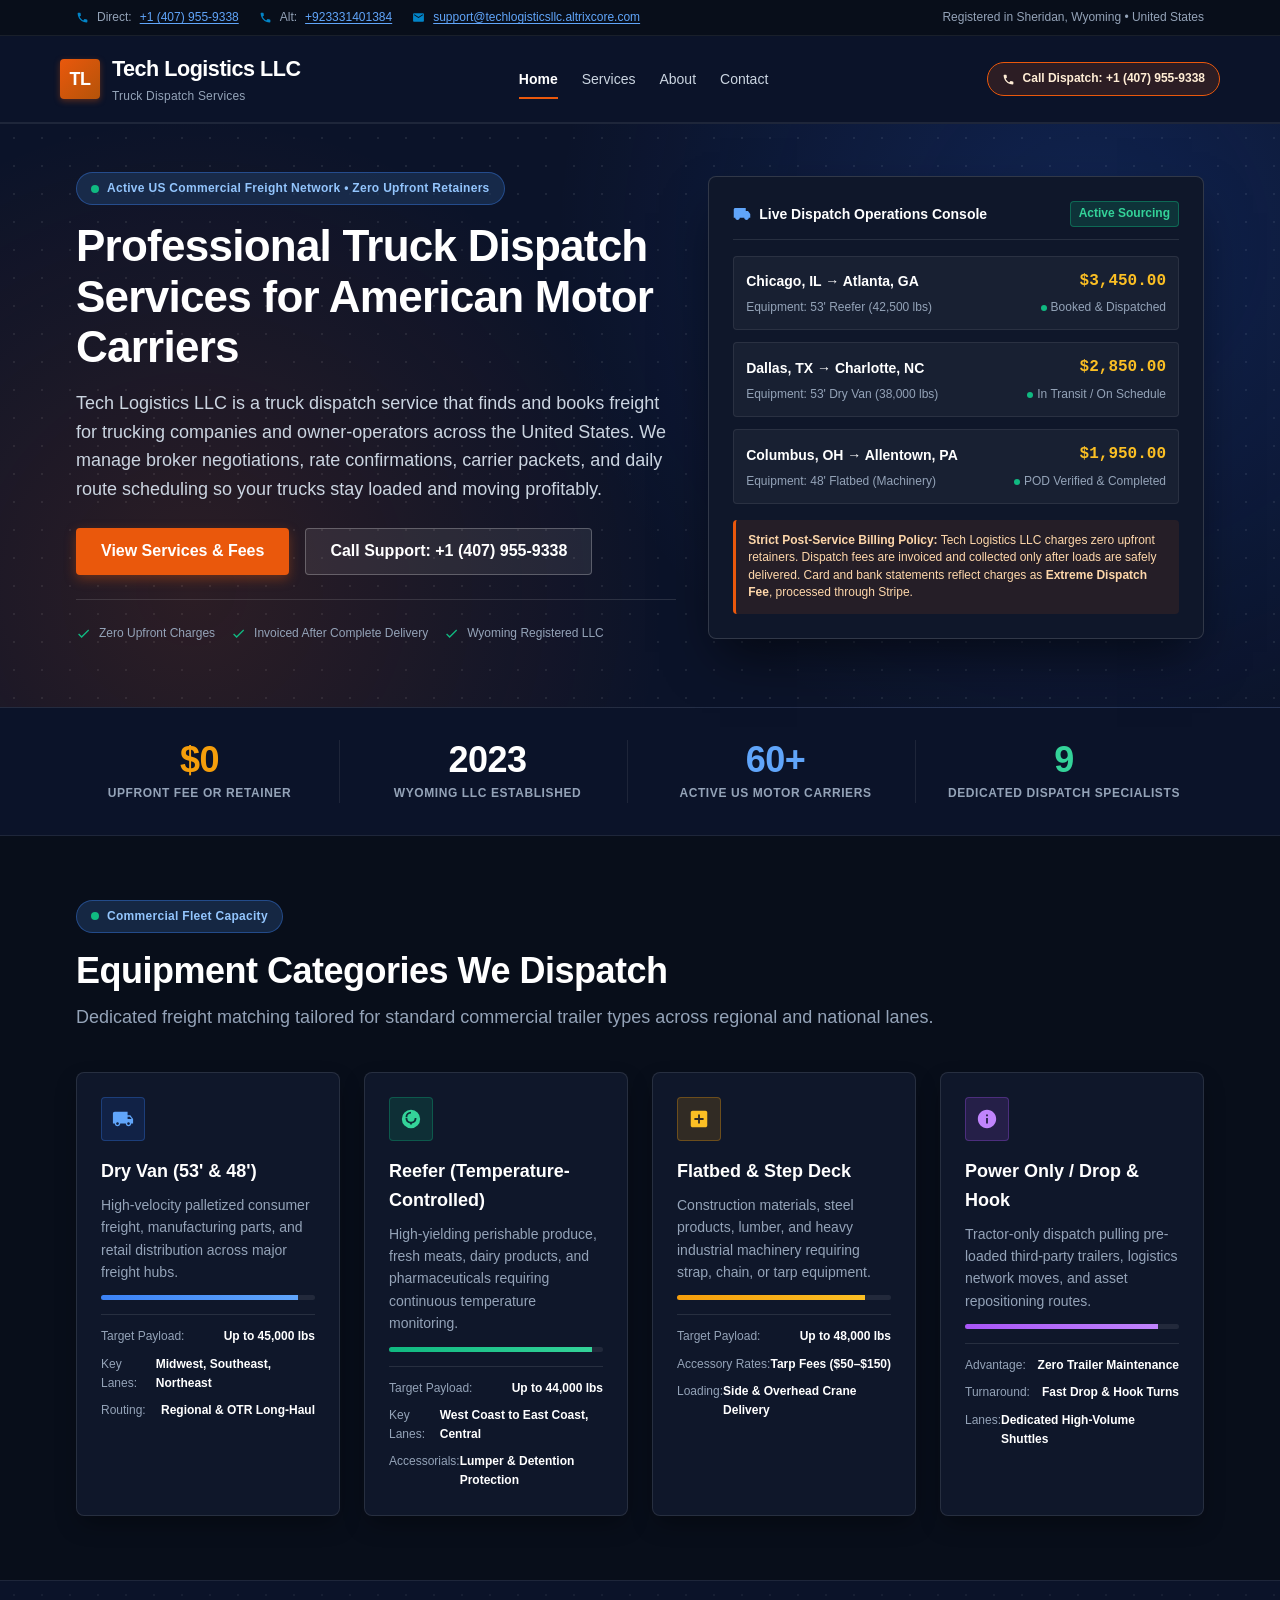
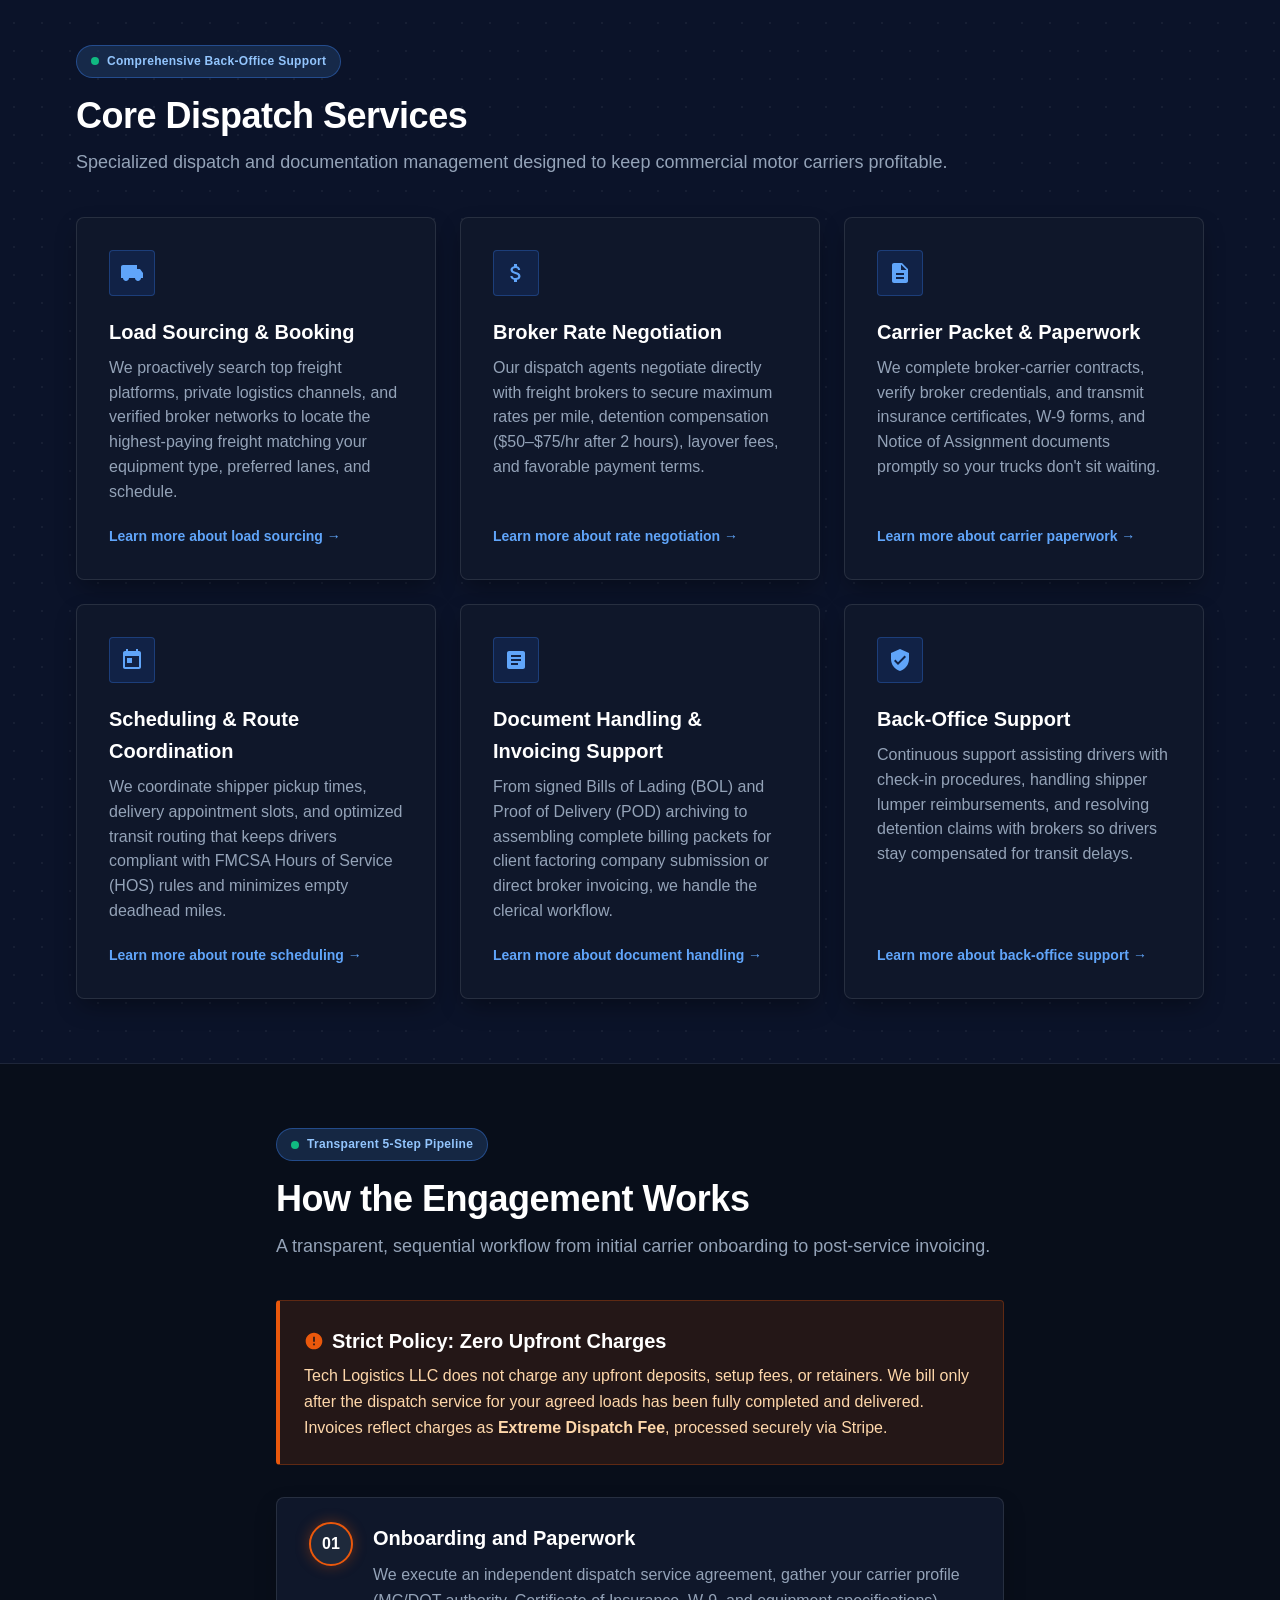
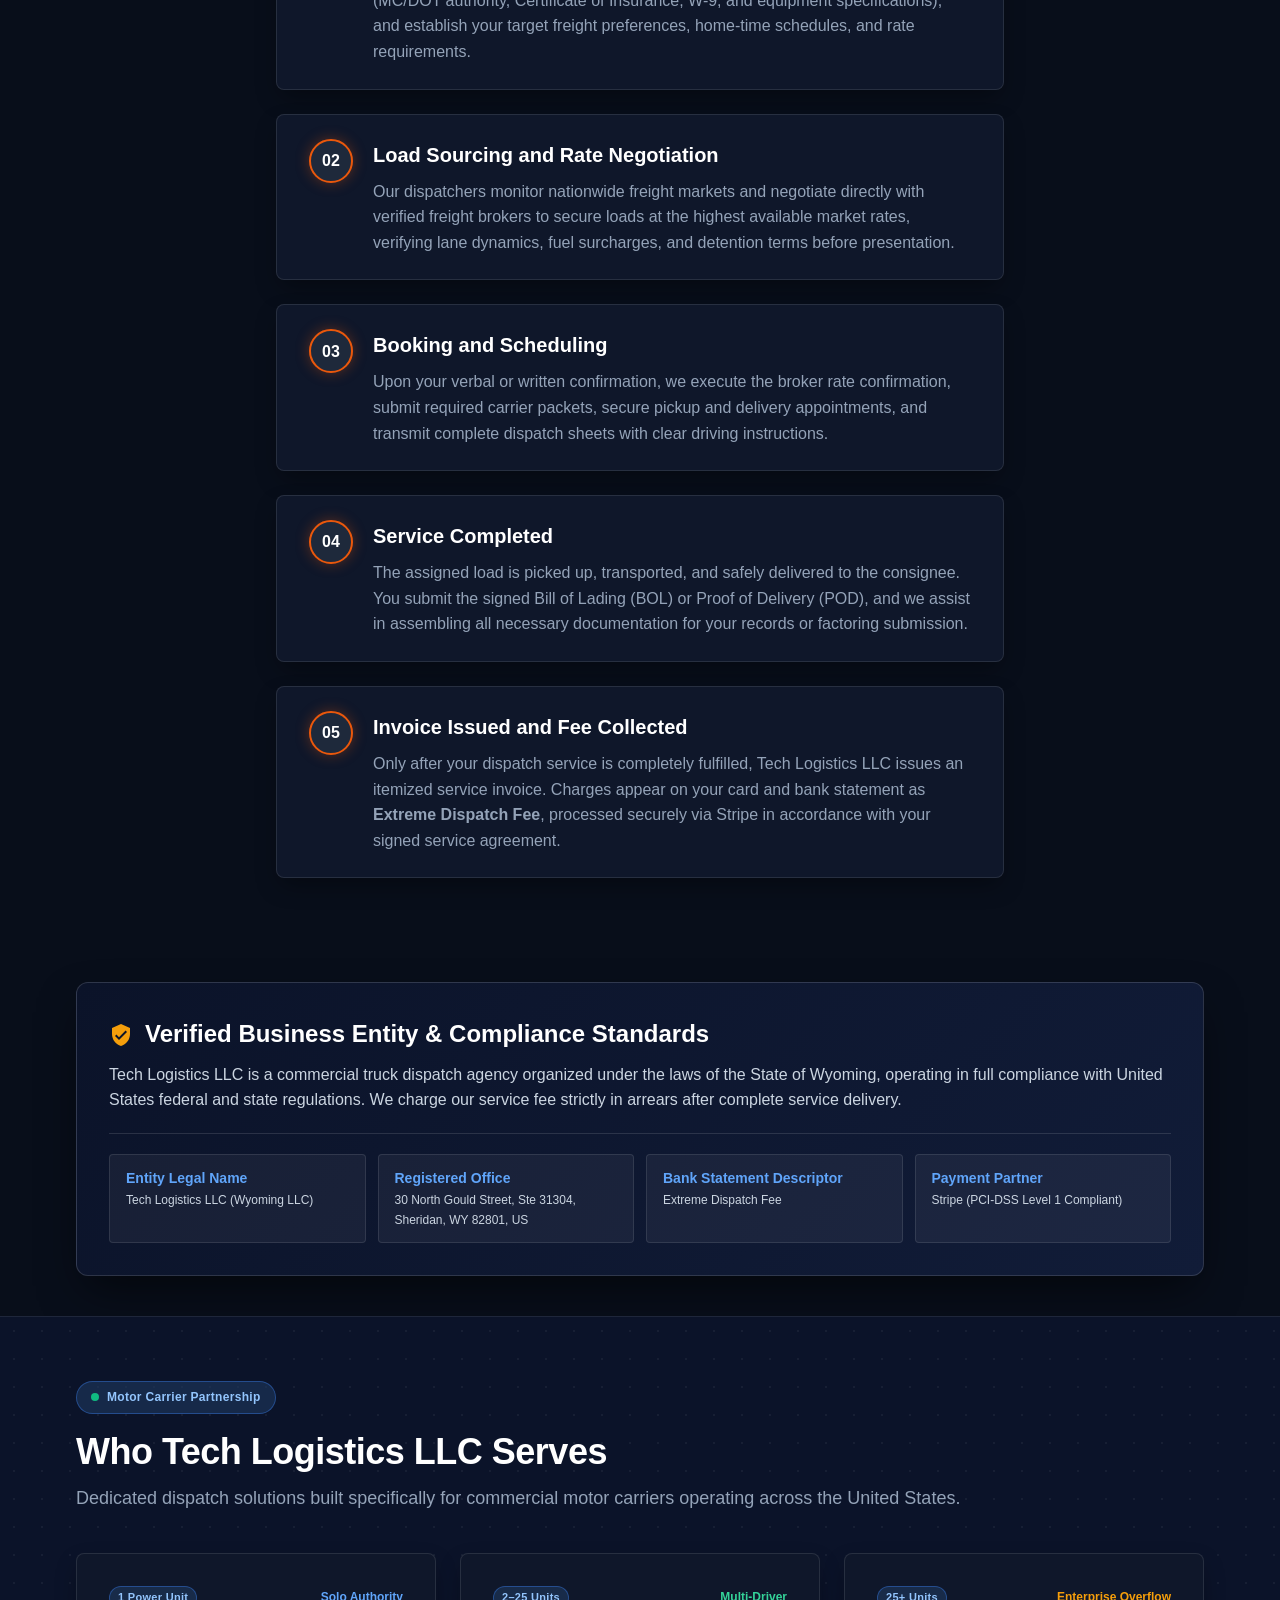
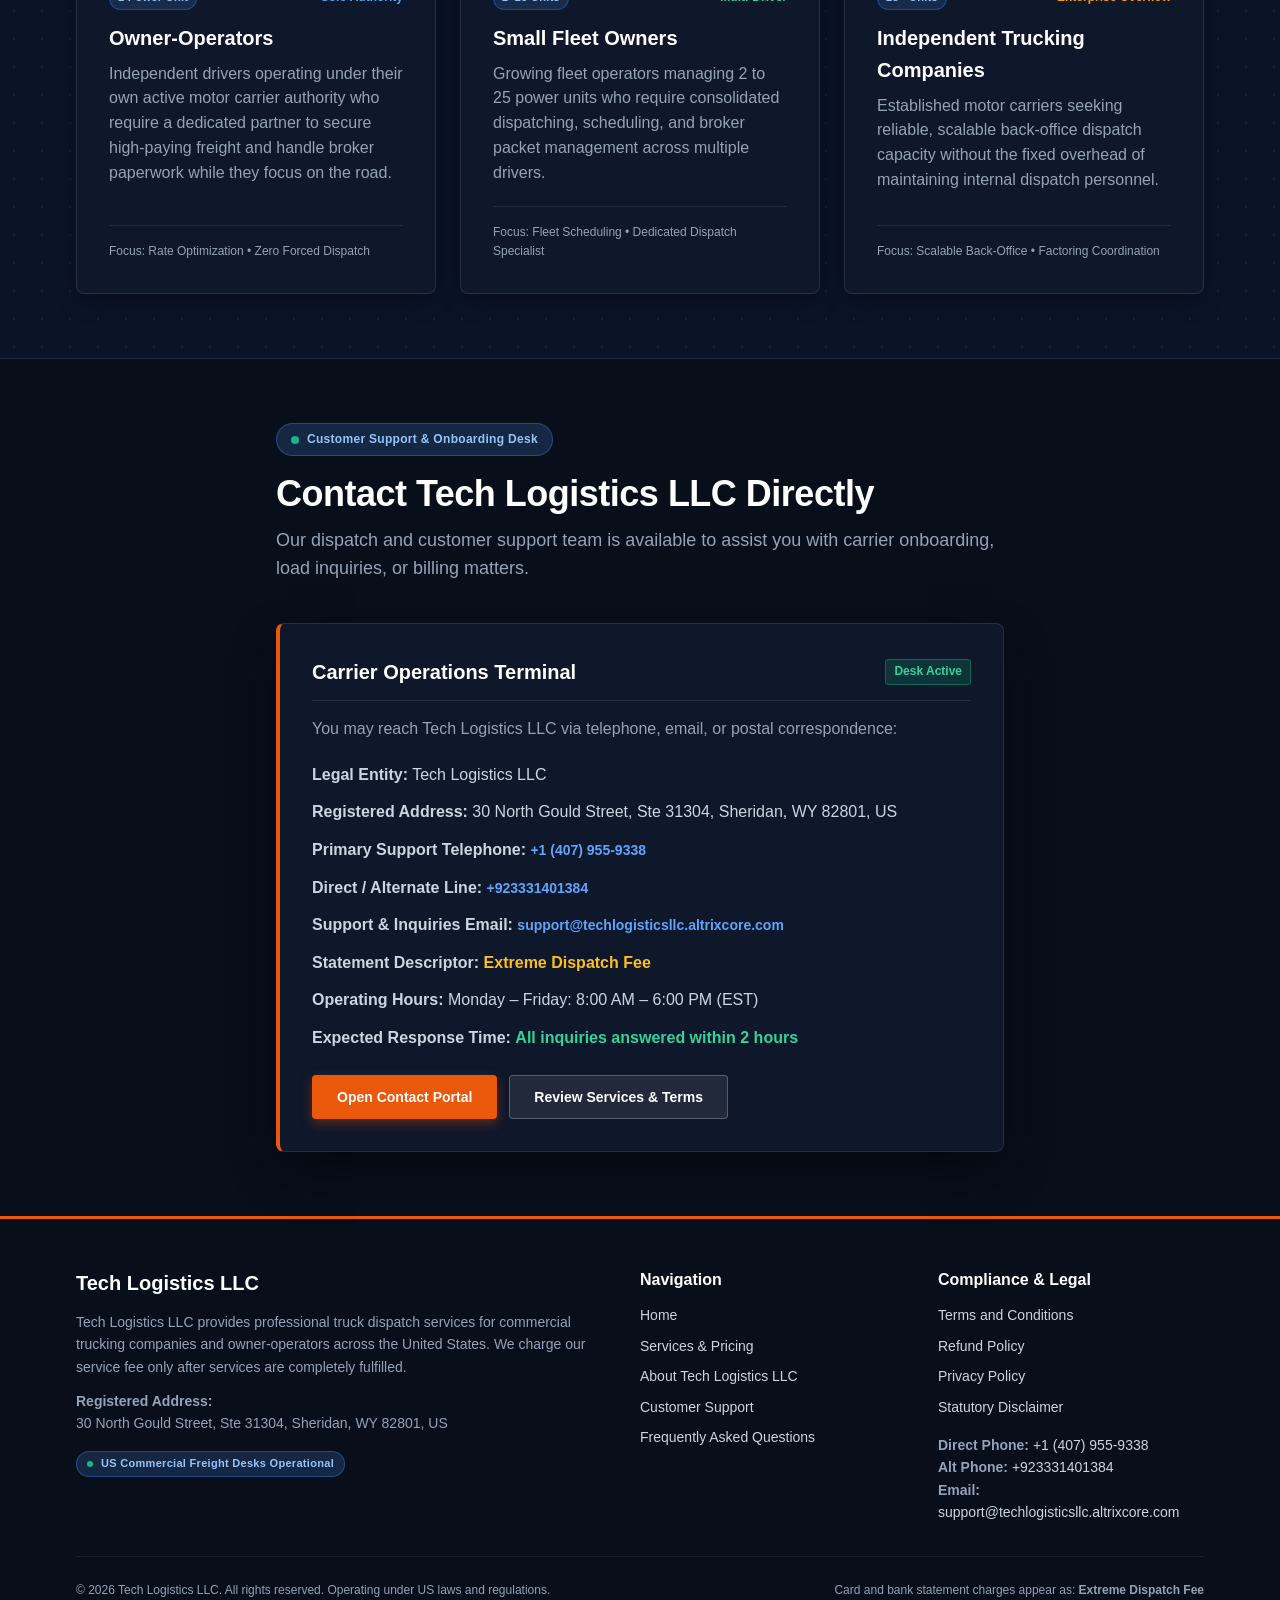
<file: index.html>
<!DOCTYPE html>
<html lang="en">
<head>
  <meta charset="UTF-8">
  <meta name="viewport" content="width=device-width, initial-scale=1.0">
  <title>Tech Logistics LLC | Truck Dispatch Services for US Carriers</title>
  <meta name="description" content="Tech Logistics LLC provides professional truck dispatch services for trucking companies and owner-operators across the United States with no upfront charges.">
  <link rel="icon" type="image/svg+xml" href="favicon.svg">
  <link rel="stylesheet" href="styles.css?v=3.1">
  
  <!-- JSON-LD LocalBusiness Structured Data for Compliance & Search Verification -->
  <script type="application/ld+json">
  {
    "@context": "https://schema.org",
    "@type": "LocalBusiness",
    "name": "Tech Logistics LLC",
    "image": "https://techlogisticsllc.altrixcore.com/favicon.svg",
    "telephone": "+1 (407) 955-9338",
    "email": "support@techlogisticsllc.altrixcore.com",
    "address": {
      "@type": "PostalAddress",
      "streetAddress": "30 North Gould Street, Ste 31304",
      "addressLocality": "Sheridan",
      "addressRegion": "WY",
      "postalCode": "82801",
      "addressCountry": "US"
    },
    "description": "Tech Logistics LLC provides comprehensive truck dispatch services for trucking companies and owner-operators across the United States. Fees are invoiced only after complete service delivery under the descriptor Extreme Dispatch Fee.",
    "url": "https://techlogisticsllc.altrixcore.com/",
    "paymentAccepted": "Stripe, Credit Card, Debit Card, ACH",
    "currenciesAccepted": "USD",
    "openingHours": "Mo-Fr 08:00-18:00",
    "areaServed": {
      "@type": "Country",
      "name": "United States"
    }
  }
  </script>
</head>
<body>

  <!-- Top Contact Bar -->
  <aside class="header-top-bar" aria-label="Quick contact information">
    <div class="container header-top-inner">
      <div class="header-contact-items">
        <span class="header-contact-item">
          <svg viewBox="0 0 24 24" aria-hidden="true"><path d="M6.62 10.79c1.44 2.83 3.76 5.14 6.59 6.59l2.2-2.2c.27-.27.67-.36 1.02-.24 1.12.37 2.33.57 3.57.57.55 0 1 .45 1 1V20c0 .55-.45 1-1 1-9.39 0-17-7.61-17-17 0-.55.45-1 1-1h3.5c.55 0 1 .45 1 1 0 1.25.2 2.45.57 3.57.11.35.03.74-.25 1.02l-2.2 2.2z"/></svg>
          Direct: <a href="tel:+14079559338">+1 (407) 955-9338</a>
        </span>
        <span class="header-contact-item">
          <svg viewBox="0 0 24 24" aria-hidden="true"><path d="M6.62 10.79c1.44 2.83 3.76 5.14 6.59 6.59l2.2-2.2c.27-.27.67-.36 1.02-.24 1.12.37 2.33.57 3.57.57.55 0 1 .45 1 1V20c0 .55-.45 1-1 1-9.39 0-17-7.61-17-17 0-.55.45-1 1-1h3.5c.55 0 1 .45 1 1 0 1.25.2 2.45.57 3.57.11.35.03.74-.25 1.02l-2.2 2.2z"/></svg>
          Alt: <a href="tel:+923331401384">+923331401384</a>
        </span>
        <span class="header-contact-item">
          <svg viewBox="0 0 24 24" aria-hidden="true"><path d="M20 4H4c-1.1 0-1.99.9-1.99 2L2 18c0 1.1.9 2 2 2h16c1.1 0 2-.9 2-2V6c0-1.1-.9-2-2-2zm0 4l-8 5-8-5V6l8 5 8-5v2z"/></svg>
          <a href="mailto:support@techlogisticsllc.altrixcore.com">support@techlogisticsllc.altrixcore.com</a>
        </span>
      </div>
      <div>
        <span>Registered in Sheridan, Wyoming &bull; United States</span>
      </div>
    </div>
  </aside>

  <!-- Main Header -->
  <header class="site-header">
    <div class="container header-main-inner">
      <a href="index.html" class="logo-area" aria-label="Tech Logistics LLC Home">
        <div class="logo-mark" aria-hidden="true">TL</div>
        <div>
          <span class="logo-text">Tech Logistics LLC</span>
          <span class="logo-subtitle">Truck Dispatch Services</span>
        </div>
      </a>

      <button type="button" class="nav-toggle" aria-expanded="false" aria-controls="primaryNav" aria-label="Toggle navigation menu">
        <svg viewBox="0 0 24 24" aria-hidden="true"><path d="M3 18h18v-2H3v2zm0-5h18v-2H3v2zm0-7v2h18V6H3z"/></svg>
        <span>Menu</span>
      </button>

      <nav class="primary-nav" id="primaryNav" aria-label="Main Navigation">
        <ul>
          <li><a href="index.html" aria-current="page">Home</a></li>
          <li><a href="services.html">Services</a></li>
          <li><a href="about.html">About</a></li>
          <li><a href="contact.html">Contact</a></li>
        </ul>
      </nav>

      <a href="tel:+14079559338" class="header-cta-btn">
        <svg style="width: 13px; height: 13px; fill: currentColor;" viewBox="0 0 24 24"><path d="M6.62 10.79c1.44 2.83 3.76 5.14 6.59 6.59l2.2-2.2c.27-.27.67-.36 1.02-.24 1.12.37 2.33.57 3.57.57.55 0 1 .45 1 1V20c0 .55-.45 1-1 1-9.39 0-17-7.61-17-17 0-.55.45-1 1-1h3.5c.55 0 1 .45 1 1 0 1.25.2 2.45.57 3.57.11.35.03.74-.25 1.02l-2.2 2.2z"/></svg>
        <span>Call Dispatch: +1 (407) 955-9338</span>
      </a>
    </div>
  </header>

  <main id="mainContent">
    <!-- Enterprise Logistics Hero Section -->
    <section class="hero-enterprise" aria-labelledby="heroHeading">
      <div class="container">
        <div class="hero-grid">
          
          <!-- Hero Copy -->
          <div>
            <div class="live-pill-badge">
              <span class="pulse-radar" aria-hidden="true"></span>
              <span>Active US Commercial Freight Network &bull; Zero Upfront Retainers</span>
            </div>

            <h1 id="heroHeading" class="hero-enterprise-title">Professional Truck Dispatch Services for American Motor Carriers</h1>
            
            <p class="hero-enterprise-lead">
              Tech Logistics LLC is a truck dispatch service that finds and books freight for trucking companies and owner-operators across the United States. We manage broker negotiations, rate confirmations, carrier packets, and daily route scheduling so your trucks stay loaded and moving profitably.
            </p>

            <div class="hero-actions-row">
              <a href="services.html" class="btn btn-primary">View Services &amp; Fees</a>
              <a href="tel:+14079559338" class="btn btn-outline-white">Call Support: +1 (407) 955-9338</a>
            </div>

            <div class="hero-trust-bullets">
              <div class="trust-bullet-item">
                <svg viewBox="0 0 24 24" aria-hidden="true"><path d="M9 16.17L4.83 12l-1.42 1.41L9 19 21 7l-1.41-1.41z"/></svg>
                <span>Zero Upfront Charges</span>
              </div>
              <div class="trust-bullet-item">
                <svg viewBox="0 0 24 24" aria-hidden="true"><path d="M9 16.17L4.83 12l-1.42 1.41L9 19 21 7l-1.41-1.41z"/></svg>
                <span>Invoiced After Complete Delivery</span>
              </div>
              <div class="trust-bullet-item">
                <svg viewBox="0 0 24 24" aria-hidden="true"><path d="M9 16.17L4.83 12l-1.42 1.41L9 19 21 7l-1.41-1.41z"/></svg>
                <span>Wyoming Registered LLC</span>
              </div>
            </div>
          </div>

          <!-- Live Carrier Dispatch Console Showcase -->
          <div>
            <div class="console-card" role="region" aria-label="Live Dispatch Operations Console">
              <div class="console-top">
                <div class="console-title-wrap">
                  <svg style="width: 18px; height: 18px; fill: #60a5fa;" viewBox="0 0 24 24"><path d="M20 8h-3V4H3c-1.1 0-2 .9-2 2v11h2c0 1.66 1.34 3 3 3s3-1.34 3-3h6c0 1.66 1.34 3 3 3s3-1.34 3-3h2v-5l-3-4z"/></svg>
                  <span>Live Dispatch Operations Console</span>
                </div>
                <span class="console-badge-active">Active Sourcing</span>
              </div>

              <!-- Load Item 1 -->
              <div class="load-item-box">
                <div class="load-item-lane">
                  <span>Chicago, IL &rarr; Atlanta, GA</span>
                  <span class="load-rate-tag">$3,450.00</span>
                </div>
                <div class="load-meta-row">
                  <span>Equipment: 53' Reefer (42,500 lbs)</span>
                  <span><span class="load-status-dot"></span>Booked &amp; Dispatched</span>
                </div>
              </div>

              <!-- Load Item 2 -->
              <div class="load-item-box">
                <div class="load-item-lane">
                  <span>Dallas, TX &rarr; Charlotte, NC</span>
                  <span class="load-rate-tag">$2,850.00</span>
                </div>
                <div class="load-meta-row">
                  <span>Equipment: 53' Dry Van (38,000 lbs)</span>
                  <span><span class="load-status-dot"></span>In Transit / On Schedule</span>
                </div>
              </div>

              <!-- Load Item 3 -->
              <div class="load-item-box">
                <div class="load-item-lane">
                  <span>Columbus, OH &rarr; Allentown, PA</span>
                  <span class="load-rate-tag">$1,950.00</span>
                </div>
                <div class="load-meta-row">
                  <span>Equipment: 48' Flatbed (Machinery)</span>
                  <span><span class="load-status-dot"></span>POD Verified &amp; Completed</span>
                </div>
              </div>

              <div class="console-footer-note">
                <strong>Strict Post-Service Billing Policy:</strong> Tech Logistics LLC charges zero upfront retainers. Dispatch fees are invoiced and collected only after loads are safely delivered. Card and bank statements reflect charges as <strong>Extreme Dispatch Fee</strong>, processed through Stripe.
              </div>
            </div>
          </div>

        </div>
      </div>
    </section>

    <!-- Metrics Ribbon -->
    <section class="stats-ribbon" aria-label="Company Performance Statistics">
      <div class="container">
        <div class="stats-ribbon-grid">
          <div class="stat-item">
            <div class="stat-value stat-value-accent">$0</div>
            <div class="stat-label">Upfront Fee or Retainer</div>
          </div>
          <div class="stat-item">
            <div class="stat-value">2023</div>
            <div class="stat-label">Wyoming LLC Established</div>
          </div>
          <div class="stat-item">
            <div class="stat-value stat-value-blue">60+</div>
            <div class="stat-label">Active US Motor Carriers</div>
          </div>
          <div class="stat-item">
            <div class="stat-value" style="color: #34d399;">9</div>
            <div class="stat-label">Dedicated Dispatch Specialists</div>
          </div>
        </div>
      </div>
    </section>

    <!-- Equipment Categories We Dispatch -->
    <section class="section">
      <div class="container">
        <div class="section-header">
          <div class="live-pill-badge">
            <span class="pulse-radar" aria-hidden="true"></span>
            <span>Commercial Fleet Capacity</span>
          </div>
          <h2 class="section-title">Equipment Categories We Dispatch</h2>
          <p class="section-subtitle">Dedicated freight matching tailored for standard commercial trailer types across regional and national lanes.</p>
        </div>

        <div class="equipment-grid">
          <!-- Dry Van -->
          <article class="equipment-card">
            <div class="equipment-icon-wrap" aria-hidden="true" style="background: rgba(37, 99, 235, 0.15); color: #60a5fa; border: 1px solid rgba(59, 130, 246, 0.3);">
              <svg viewBox="0 0 24 24"><path d="M20 8h-3V4H3c-1.1 0-2 .9-2 2v11h2c0 1.66 1.34 3 3 3s3-1.34 3-3h6c0 1.66 1.34 3 3 3s3-1.34 3-3h2v-5l-3-4zM6 18.5c-.83 0-1.5-.67-1.5-1.5s.67-1.5 1.5-1.5 1.5.67 1.5 1.5-.67 1.5-1.5 1.5zm13.5-9l1.96 2.5H17V9.5h2.5zm-1.5 9c-.83 0-1.5-.67-1.5-1.5s.67-1.5 1.5-1.5 1.5.67 1.5 1.5-.67 1.5-1.5 1.5z"/></svg>
            </div>
            <h3 class="equipment-title">Dry Van (53' &amp; 48')</h3>
            <p style="color: #94a3b8; font-size: var(--font-size-sm); margin-bottom: var(--space-3);">
              High-velocity palletized consumer freight, manufacturing parts, and retail distribution across major freight hubs.
            </p>
            <div style="background: rgba(255, 255, 255, 0.08); border-radius: 9999px; height: 5px; margin: 10px 0 14px 0; overflow: hidden;">
              <div style="background: linear-gradient(90deg, #3b82f6, #60a5fa); width: 92%; height: 100%;"></div>
            </div>
            <ul class="equipment-spec-list">
              <li><span>Target Payload:</span> <strong>Up to 45,000 lbs</strong></li>
              <li><span>Key Lanes:</span> <strong>Midwest, Southeast, Northeast</strong></li>
              <li><span>Routing:</span> <strong>Regional &amp; OTR Long-Haul</strong></li>
            </ul>
          </article>

          <!-- Reefer -->
          <article class="equipment-card">
            <div class="equipment-icon-wrap" aria-hidden="true" style="background: rgba(16, 185, 129, 0.15); color: #34d399; border: 1px solid rgba(16, 185, 129, 0.3);">
              <svg viewBox="0 0 24 24"><path d="M12 2a10 10 0 100 20 10 10 0 000-20zm1 14.93V18h-2v-1.07A6.002 6.002 0 016 11h2a4 4 0 004 4 4 4 0 004-4h2a6.002 6.002 0 01-5 5.93zM12 6a4 4 0 00-4 4H6a6 6 0 016-6v2z"/></svg>
            </div>
            <h3 class="equipment-title">Reefer (Temperature-Controlled)</h3>
            <p style="color: #94a3b8; font-size: var(--font-size-sm); margin-bottom: var(--space-3);">
              High-yielding perishable produce, fresh meats, dairy products, and pharmaceuticals requiring continuous temperature monitoring.
            </p>
            <div style="background: rgba(255, 255, 255, 0.08); border-radius: 9999px; height: 5px; margin: 10px 0 14px 0; overflow: hidden;">
              <div style="background: linear-gradient(90deg, #10b981, #34d399); width: 95%; height: 100%;"></div>
            </div>
            <ul class="equipment-spec-list">
              <li><span>Target Payload:</span> <strong>Up to 44,000 lbs</strong></li>
              <li><span>Key Lanes:</span> <strong>West Coast to East Coast, Central</strong></li>
              <li><span>Accessorials:</span> <strong>Lumper &amp; Detention Protection</strong></li>
            </ul>
          </article>

          <!-- Flatbed & Step Deck -->
          <article class="equipment-card">
            <div class="equipment-icon-wrap" aria-hidden="true" style="background: rgba(245, 158, 11, 0.15); color: #fbbf24; border: 1px solid rgba(245, 158, 11, 0.3);">
              <svg viewBox="0 0 24 24"><path d="M19 3H5c-1.1 0-2 .9-2 2v14c0 1.1.9 2 2 2h14c1.1 0 2-.9 2-2V5c0-1.1-.9-2-2-2zm-2 10h-4v4h-2v-4H7v-2h4V7h2v4h4v2z"/></svg>
            </div>
            <h3 class="equipment-title">Flatbed &amp; Step Deck</h3>
            <p style="color: #94a3b8; font-size: var(--font-size-sm); margin-bottom: var(--space-3);">
              Construction materials, steel products, lumber, and heavy industrial machinery requiring strap, chain, or tarp equipment.
            </p>
            <div style="background: rgba(255, 255, 255, 0.08); border-radius: 9999px; height: 5px; margin: 10px 0 14px 0; overflow: hidden;">
              <div style="background: linear-gradient(90deg, #f59e0b, #fbbf24); width: 88%; height: 100%;"></div>
            </div>
            <ul class="equipment-spec-list">
              <li><span>Target Payload:</span> <strong>Up to 48,000 lbs</strong></li>
              <li><span>Accessory Rates:</span> <strong>Tarp Fees ($50–$150)</strong></li>
              <li><span>Loading:</span> <strong>Side &amp; Overhead Crane Delivery</strong></li>
            </ul>
          </article>

          <!-- Power Only -->
          <article class="equipment-card">
            <div class="equipment-icon-wrap" aria-hidden="true" style="background: rgba(168, 85, 247, 0.15); color: #c084fc; border: 1px solid rgba(168, 85, 247, 0.3);">
              <svg viewBox="0 0 24 24"><path d="M12 2C6.48 2 2 6.48 2 12s4.48 10 10 10 10-4.48 10-10S17.52 2 12 2zm1 15h-2v-6h2v6zm0-8h-2V7h2v2z"/></svg>
            </div>
            <h3 class="equipment-title">Power Only / Drop &amp; Hook</h3>
            <p style="color: #94a3b8; font-size: var(--font-size-sm); margin-bottom: var(--space-3);">
              Tractor-only dispatch pulling pre-loaded third-party trailers, logistics network moves, and asset repositioning routes.
            </p>
            <div style="background: rgba(255, 255, 255, 0.08); border-radius: 9999px; height: 5px; margin: 10px 0 14px 0; overflow: hidden;">
              <div style="background: linear-gradient(90deg, #a855f7, #c084fc); width: 90%; height: 100%;"></div>
            </div>
            <ul class="equipment-spec-list">
              <li><span>Advantage:</span> <strong>Zero Trailer Maintenance</strong></li>
              <li><span>Turnaround:</span> <strong>Fast Drop &amp; Hook Turns</strong></li>
              <li><span>Lanes:</span> <strong>Dedicated High-Volume Shuttles</strong></li>
            </ul>
          </article>
        </div>
      </div>
    </section>

    <!-- Core Services Overview -->
    <section class="section section-alt" aria-labelledby="servicesHeading">
      <div class="container">
        <div class="section-header">
          <div class="live-pill-badge">
            <span class="pulse-radar" aria-hidden="true"></span>
            <span>Comprehensive Back-Office Support</span>
          </div>
          <h2 id="servicesHeading" class="section-title">Core Dispatch Services</h2>
          <p class="section-subtitle">Specialized dispatch and documentation management designed to keep commercial motor carriers profitable.</p>
        </div>

        <div class="services-grid">
          <article class="service-card">
            <div class="service-card-icon" aria-hidden="true">
              <svg viewBox="0 0 24 24"><path d="M20 8h-3V4H3c-1.1 0-2 .9-2 2v11h2c0 1.66 1.34 3 3 3s3-1.34 3-3h6c0 1.66 1.34 3 3 3s3-1.34 3-3h2v-5l-3-4z"/></svg>
            </div>
            <h3 class="service-card-title">Load Sourcing &amp; Booking</h3>
            <p class="service-card-desc">
              We proactively search top freight platforms, private logistics channels, and verified broker networks to locate the highest-paying freight matching your equipment type, preferred lanes, and schedule.
            </p>
            <a href="services.html#load-sourcing">Learn more about load sourcing &rarr;</a>
          </article>

          <article class="service-card">
            <div class="service-card-icon" aria-hidden="true">
              <svg viewBox="0 0 24 24"><path d="M11.8 10.9c-2.27-.59-3-1.2-3-2.15 0-1.09 1.01-1.85 2.7-1.85 1.78 0 2.44.85 2.5 2.1h2.21c-.07-1.72-1.12-3.3-3.21-3.81V3h-3v2.16c-1.94.42-3.5 1.68-3.5 3.61 0 2.31 1.91 3.46 4.7 4.13 2.5.6 3 1.48 3 2.41 0 .69-.49 1.79-2.7 1.79-2.06 0-2.87-.92-2.98-2.1h-2.2c.12 2.19 1.76 3.42 3.68 3.83V21h3v-2.15c1.95-.37 3.5-1.5 3.5-3.55 0-2.84-2.43-3.81-4.7-4.4z"/></svg>
            </div>
            <h3 class="service-card-title">Broker Rate Negotiation</h3>
            <p class="service-card-desc">
              Our dispatch agents negotiate directly with freight brokers to secure maximum rates per mile, detention compensation ($50–$75/hr after 2 hours), layover fees, and favorable payment terms.
            </p>
            <a href="services.html#broker-negotiation">Learn more about rate negotiation &rarr;</a>
          </article>

          <article class="service-card">
            <div class="service-card-icon" aria-hidden="true">
              <svg viewBox="0 0 24 24"><path d="M14 2H6c-1.1 0-1.99.9-1.99 2L4 20c0 1.1.89 2 1.99 2H18c1.1 0 2-.9 2-2V8l-6-6zm2 16H8v-2h8v2zm0-4H8v-2h8v2zm-3-5V3.5L18.5 9H13z"/></svg>
            </div>
            <h3 class="service-card-title">Carrier Packet &amp; Paperwork</h3>
            <p class="service-card-desc">
              We complete broker-carrier contracts, verify broker credentials, and transmit insurance certificates, W-9 forms, and Notice of Assignment documents promptly so your trucks don't sit waiting.
            </p>
            <a href="services.html#carrier-packets">Learn more about carrier paperwork &rarr;</a>
          </article>

          <article class="service-card">
            <div class="service-card-icon" aria-hidden="true">
              <svg viewBox="0 0 24 24"><path d="M19 3h-1V1h-2v2H8V1H6v2H5c-1.11 0-1.99.9-1.99 2L3 19c0 1.1.89 2 2 2h14c1.1 0 2-.9 2-2V5c0-1.1-.9-2-2-2zm0 16H5V8h14v11zM7 10h5v5H7z"/></svg>
            </div>
            <h3 class="service-card-title">Scheduling &amp; Route Coordination</h3>
            <p class="service-card-desc">
              We coordinate shipper pickup times, delivery appointment slots, and optimized transit routing that keeps drivers compliant with FMCSA Hours of Service (HOS) rules and minimizes empty deadhead miles.
            </p>
            <a href="services.html#scheduling">Learn more about route scheduling &rarr;</a>
          </article>

          <article class="service-card">
            <div class="service-card-icon" aria-hidden="true">
              <svg viewBox="0 0 24 24"><path d="M19 3H5c-1.1 0-2 .9-2 2v14c0 1.1.9 2 2 2h14c1.1 0 2-.9 2-2V5c0-1.1-.9-2-2-2zm-5 14H7v-2h7v2zm3-4H7v-2h10v2zm0-4H7V7h10v2z"/></svg>
            </div>
            <h3 class="service-card-title">Document Handling &amp; Invoicing Support</h3>
            <p class="service-card-desc">
              From signed Bills of Lading (BOL) and Proof of Delivery (POD) archiving to assembling complete billing packets for client factoring company submission or direct broker invoicing, we handle the clerical workflow.
            </p>
            <a href="services.html#invoicing">Learn more about document handling &rarr;</a>
          </article>

          <article class="service-card">
            <div class="service-card-icon" aria-hidden="true">
              <svg viewBox="0 0 24 24"><path d="M12 1L3 5v6c0 5.55 3.84 10.74 9 12 5.16-1.26 9-6.45 9-12V5l-9-4zm-2 16l-4-4 1.41-1.41L10 14.17l6.59-6.59L18 9l-8 8z"/></svg>
            </div>
            <h3 class="service-card-title">Back-Office Support</h3>
            <p class="service-card-desc">
              Continuous support assisting drivers with check-in procedures, handling shipper lumper reimbursements, and resolving detention claims with brokers so drivers stay compensated for transit delays.
            </p>
            <a href="services.html#back-office">Learn more about back-office support &rarr;</a>
          </article>
        </div>
      </div>
    </section>

    <!-- How the Engagement Works (Strict Sequence Pipeline) -->
    <section class="section" aria-labelledby="workflowHeading">
      <div class="container content-measure">
        <div class="section-header">
          <div class="live-pill-badge">
            <span class="pulse-radar" aria-hidden="true"></span>
            <span>Transparent 5-Step Pipeline</span>
          </div>
          <h2 id="workflowHeading" class="section-title">How the Engagement Works</h2>
          <p class="section-subtitle">A transparent, sequential workflow from initial carrier onboarding to post-service invoicing.</p>
        </div>

        <div class="notice-box notice-box-accent" style="margin-bottom: var(--space-8);">
          <div style="display: flex; align-items: center; gap: 8px; margin-bottom: 6px;">
            <svg style="width: 20px; height: 20px; fill: var(--color-brand-accent);" viewBox="0 0 24 24"><path d="M12 2C6.48 2 2 6.48 2 12s4.48 10 10 10 10-4.48 10-10S17.52 2 12 2zm1 15h-2v-2h2v2zm0-4h-2V7h2v6z"/></svg>
            <h3 style="margin-bottom: 0;">Strict Policy: Zero Upfront Charges</h3>
          </div>
          <p>
            Tech Logistics LLC does not charge any upfront deposits, setup fees, or retainers. We bill only after the dispatch service for your agreed loads has been fully completed and delivered. Invoices reflect charges as <strong>Extreme Dispatch Fee</strong>, processed securely via Stripe.
          </p>
        </div>

        <ol class="sequence-list">
          <li class="sequence-item">
            <div class="sequence-number" aria-hidden="true">01</div>
            <div class="sequence-content">
              <h3>Onboarding and Paperwork</h3>
              <p>
                We execute an independent dispatch service agreement, gather your carrier profile (MC/DOT authority, Certificate of Insurance, W-9, and equipment specifications), and establish your target freight preferences, home-time schedules, and rate requirements.
              </p>
            </div>
          </li>

          <li class="sequence-item">
            <div class="sequence-number" aria-hidden="true">02</div>
            <div class="sequence-content">
              <h3>Load Sourcing and Rate Negotiation</h3>
              <p>
                Our dispatchers monitor nationwide freight markets and negotiate directly with verified freight brokers to secure loads at the highest available market rates, verifying lane dynamics, fuel surcharges, and detention terms before presentation.
              </p>
            </div>
          </li>

          <li class="sequence-item">
            <div class="sequence-number" aria-hidden="true">03</div>
            <div class="sequence-content">
              <h3>Booking and Scheduling</h3>
              <p>
                Upon your verbal or written confirmation, we execute the broker rate confirmation, submit required carrier packets, secure pickup and delivery appointments, and transmit complete dispatch sheets with clear driving instructions.
              </p>
            </div>
          </li>

          <li class="sequence-item">
            <div class="sequence-number" aria-hidden="true">04</div>
            <div class="sequence-content">
              <h3>Service Completed</h3>
              <p>
                The assigned load is picked up, transported, and safely delivered to the consignee. You submit the signed Bill of Lading (BOL) or Proof of Delivery (POD), and we assist in assembling all necessary documentation for your records or factoring submission.
              </p>
            </div>
          </li>

          <li class="sequence-item">
            <div class="sequence-number" aria-hidden="true">05</div>
            <div class="sequence-content">
              <h3>Invoice Issued and Fee Collected</h3>
              <p>
                Only after your dispatch service is completely fulfilled, Tech Logistics LLC issues an itemized service invoice. Charges appear on your card and bank statement as <strong>Extreme Dispatch Fee</strong>, processed securely via Stripe in accordance with your signed service agreement.
              </p>
            </div>
          </li>
        </ol>
      </div>
    </section>

    <!-- Compliance & Financial Verification Spotlight -->
    <section class="container">
      <div class="compliance-spotlight-box">
        <h3>
          <svg viewBox="0 0 24 24"><path d="M12 1L3 5v6c0 5.55 3.84 10.74 9 12 5.16-1.26 9-6.45 9-12V5l-9-4zm-2 16l-4-4 1.41-1.41L10 14.17l6.59-6.59L18 9l-8 8z"/></svg>
          <span>Verified Business Entity &amp; Compliance Standards</span>
        </h3>
        <p>
          Tech Logistics LLC is a commercial truck dispatch agency organized under the laws of the State of Wyoming, operating in full compliance with United States federal and state regulations. We charge our service fee strictly in arrears after complete service delivery.
        </p>

        <div class="compliance-grid-badges">
          <div class="compliance-badge-item">
            <strong>Entity Legal Name</strong>
            Tech Logistics LLC (Wyoming LLC)
          </div>
          <div class="compliance-badge-item">
            <strong>Registered Office</strong>
            30 North Gould Street, Ste 31304, Sheridan, WY 82801, US
          </div>
          <div class="compliance-badge-item">
            <strong>Bank Statement Descriptor</strong>
            Extreme Dispatch Fee
          </div>
          <div class="compliance-badge-item">
            <strong>Payment Partner</strong>
            Stripe (PCI-DSS Level 1 Compliant)
          </div>
        </div>
      </div>
    </section>

    <!-- Who We Serve -->
    <section class="section section-alt" aria-labelledby="audienceHeading">
      <div class="container">
        <div class="section-header">
          <div class="live-pill-badge">
            <span class="pulse-radar" aria-hidden="true"></span>
            <span>Motor Carrier Partnership</span>
          </div>
          <h2 id="audienceHeading" class="section-title">Who Tech Logistics LLC Serves</h2>
          <p class="section-subtitle">Dedicated dispatch solutions built specifically for commercial motor carriers operating across the United States.</p>
        </div>

        <div class="services-grid">
          <article class="service-card">
            <div style="display: flex; align-items: center; justify-content: space-between; margin-bottom: var(--space-3);">
              <span class="live-pill-badge" style="margin-bottom: 0; font-size: 11px; padding: 2px 8px;">1 Power Unit</span>
              <span style="color: #60a5fa; font-size: var(--font-size-xs); font-weight: 700;">Solo Authority</span>
            </div>
            <h3 class="service-card-title">Owner-Operators</h3>
            <p class="service-card-desc">
              Independent drivers operating under their own active motor carrier authority who require a dedicated partner to secure high-paying freight and handle broker paperwork while they focus on the road.
            </p>
            <div style="margin-top: auto; padding-top: var(--space-4); border-top: 1px solid rgba(255, 255, 255, 0.08); font-size: var(--font-size-xs); color: #94a3b8;">
              <span>Focus: Rate Optimization &bull; Zero Forced Dispatch</span>
            </div>
          </article>

          <article class="service-card">
            <div style="display: flex; align-items: center; justify-content: space-between; margin-bottom: var(--space-3);">
              <span class="live-pill-badge" style="margin-bottom: 0; font-size: 11px; padding: 2px 8px;">2–25 Units</span>
              <span style="color: #34d399; font-size: var(--font-size-xs); font-weight: 700;">Multi-Driver</span>
            </div>
            <h3 class="service-card-title">Small Fleet Owners</h3>
            <p class="service-card-desc">
              Growing fleet operators managing 2 to 25 power units who require consolidated dispatching, scheduling, and broker packet management across multiple drivers.
            </p>
            <div style="margin-top: auto; padding-top: var(--space-4); border-top: 1px solid rgba(255, 255, 255, 0.08); font-size: var(--font-size-xs); color: #94a3b8;">
              <span>Focus: Fleet Scheduling &bull; Dedicated Dispatch Specialist</span>
            </div>
          </article>

          <article class="service-card">
            <div style="display: flex; align-items: center; justify-content: space-between; margin-bottom: var(--space-3);">
              <span class="live-pill-badge" style="margin-bottom: 0; font-size: 11px; padding: 2px 8px;">25+ Units</span>
              <span style="color: #f59e0b; font-size: var(--font-size-xs); font-weight: 700;">Enterprise Overflow</span>
            </div>
            <h3 class="service-card-title">Independent Trucking Companies</h3>
            <p class="service-card-desc">
              Established motor carriers seeking reliable, scalable back-office dispatch capacity without the fixed overhead of maintaining internal dispatch personnel.
            </p>
            <div style="margin-top: auto; padding-top: var(--space-4); border-top: 1px solid rgba(255, 255, 255, 0.08); font-size: var(--font-size-xs); color: #94a3b8;">
              <span>Focus: Scalable Back-Office &bull; Factoring Coordination</span>
            </div>
          </article>
        </div>
      </div>
    </section>

    <!-- Visible Contact Section on Homepage -->
    <section class="section" aria-labelledby="homeContactHeading">
      <div class="container content-measure">
        <div class="section-header">
          <div class="live-pill-badge">
            <span class="pulse-radar" aria-hidden="true"></span>
            <span>Customer Support &amp; Onboarding Desk</span>
          </div>
          <h2 id="homeContactHeading" class="section-title">Contact Tech Logistics LLC Directly</h2>
          <p class="section-subtitle">Our dispatch and customer support team is available to assist you with carrier onboarding, load inquiries, or billing matters.</p>
        </div>

        <div class="service-card" style="border-left: 4px solid var(--color-brand-accent); background: #0f172a; box-shadow: 0 20px 45px -10px rgba(0, 0, 0, 0.6);">
          <div style="display: flex; justify-content: space-between; align-items: center; margin-bottom: var(--space-4); border-bottom: 1px solid rgba(255, 255, 255, 0.1); padding-bottom: var(--space-3);">
            <h3 class="service-card-title" style="margin-bottom: 0;">Carrier Operations Terminal</h3>
            <span class="console-badge-active">Desk Active</span>
          </div>
          <p class="service-card-desc">
            You may reach Tech Logistics LLC via telephone, email, or postal correspondence:
          </p>
          <ul style="list-style: none; display: flex; flex-direction: column; gap: var(--space-3); margin-bottom: var(--space-6); color: #cbd5e1;">
            <li><strong>Legal Entity:</strong> Tech Logistics LLC</li>
            <li><strong>Registered Address:</strong> 30 North Gould Street, Ste 31304, Sheridan, WY 82801, US</li>
            <li><strong>Primary Support Telephone:</strong> <a href="tel:+14079559338" style="color: #60a5fa; font-weight: 700;">+1 (407) 955-9338</a></li>
            <li><strong>Direct / Alternate Line:</strong> <a href="tel:+923331401384" style="color: #60a5fa; font-weight: 700;">+923331401384</a></li>
            <li><strong>Support &amp; Inquiries Email:</strong> <a href="mailto:support@techlogisticsllc.altrixcore.com" style="color: #60a5fa; font-weight: 700;">support@techlogisticsllc.altrixcore.com</a></li>
            <li><strong>Statement Descriptor:</strong> <span style="color: #fbbf24; font-weight: 700;">Extreme Dispatch Fee</span></li>
            <li><strong>Operating Hours:</strong> Monday – Friday: 8:00 AM – 6:00 PM (EST)</li>
            <li><strong>Expected Response Time:</strong> <span style="color: #34d399; font-weight: 700;">All inquiries answered within 2 hours</span></li>
          </ul>
          <div style="display: flex; flex-wrap: wrap; gap: var(--space-3);">
            <a href="contact.html" class="btn btn-primary">Open Contact Portal</a>
            <a href="services.html" class="btn btn-outline-white">Review Services &amp; Terms</a>
          </div>
        </div>
      </div>
    </section>
  </main>

  <!-- Site Footer -->
  <footer class="site-footer">
    <div class="container">
      <div class="footer-grid">
        <div class="footer-company-col">
          <h3>Tech Logistics LLC</h3>
          <p>
            Tech Logistics LLC provides professional truck dispatch services for commercial trucking companies and owner-operators across the United States. We charge our service fee only after services are completely fulfilled.
          </p>
          <address class="footer-address-block"><strong>Registered Address:</strong><br>30 North Gould Street, Ste 31304, Sheridan, WY 82801, US</address>
          <div style="margin-top: var(--space-4);">
            <span class="live-pill-badge" style="font-size: 11px; padding: 3px 10px; margin-bottom: 0;">
              <span class="pulse-radar" style="width: 6px; height: 6px;" aria-hidden="true"></span>
              <span>US Commercial Freight Desks Operational</span>
            </span>
          </div>
        </div>

        <div class="footer-col">
          <h4>Navigation</h4>
          <ul>
            <li><a href="index.html">Home</a></li>
            <li><a href="services.html">Services &amp; Pricing</a></li>
            <li><a href="about.html">About Tech Logistics LLC</a></li>
            <li><a href="contact.html">Customer Support</a></li>
            <li><a href="faq.html">Frequently Asked Questions</a></li>
          </ul>
        </div>

        <div class="footer-col">
          <h4>Compliance &amp; Legal</h4>
          <ul>
            <li><a href="terms.html">Terms and Conditions</a></li>
            <li><a href="refund-policy.html">Refund Policy</a></li>
            <li><a href="privacy.html">Privacy Policy</a></li>
            <li><a href="disclaimer.html">Statutory Disclaimer</a></li>
          </ul>
          <div style="margin-top: var(--space-4);">
            <p><strong>Direct Phone:</strong> <a href="tel:+14079559338">+1 (407) 955-9338</a></p>
            <p><strong>Alt Phone:</strong> <a href="tel:+923331401384">+923331401384</a></p>
            <p><strong>Email:</strong> <a href="mailto:support@techlogisticsllc.altrixcore.com">support@techlogisticsllc.altrixcore.com</a></p>
          </div>
        </div>
      </div>

      <div class="footer-bottom">
        <p>&copy; <span class="current-year">2026</span> Tech Logistics LLC. All rights reserved. Operating under US laws and regulations.</p>
        <p>Card and bank statement charges appear as: <strong>Extreme Dispatch Fee</strong></p>
      </div>
    </div>
  </footer>

  <script src="script.js"></script>
</body>
</html>
</file>
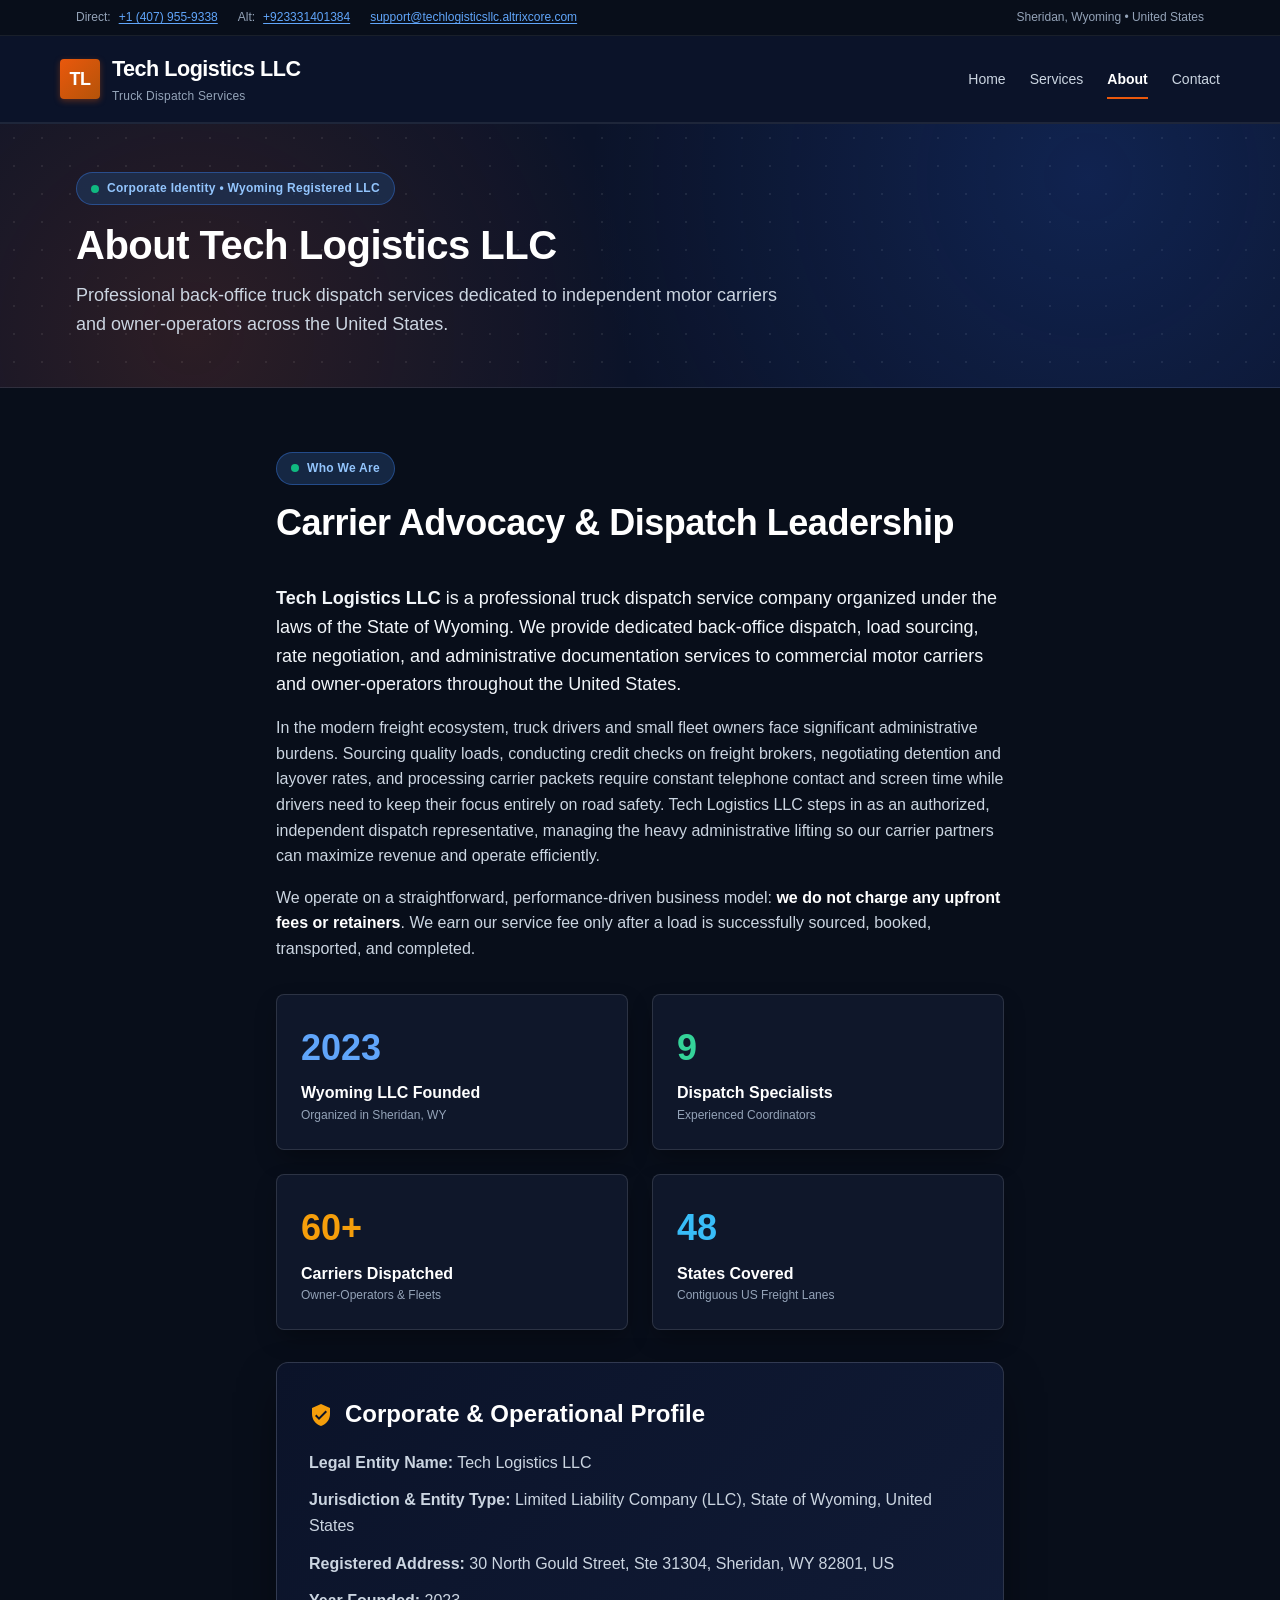
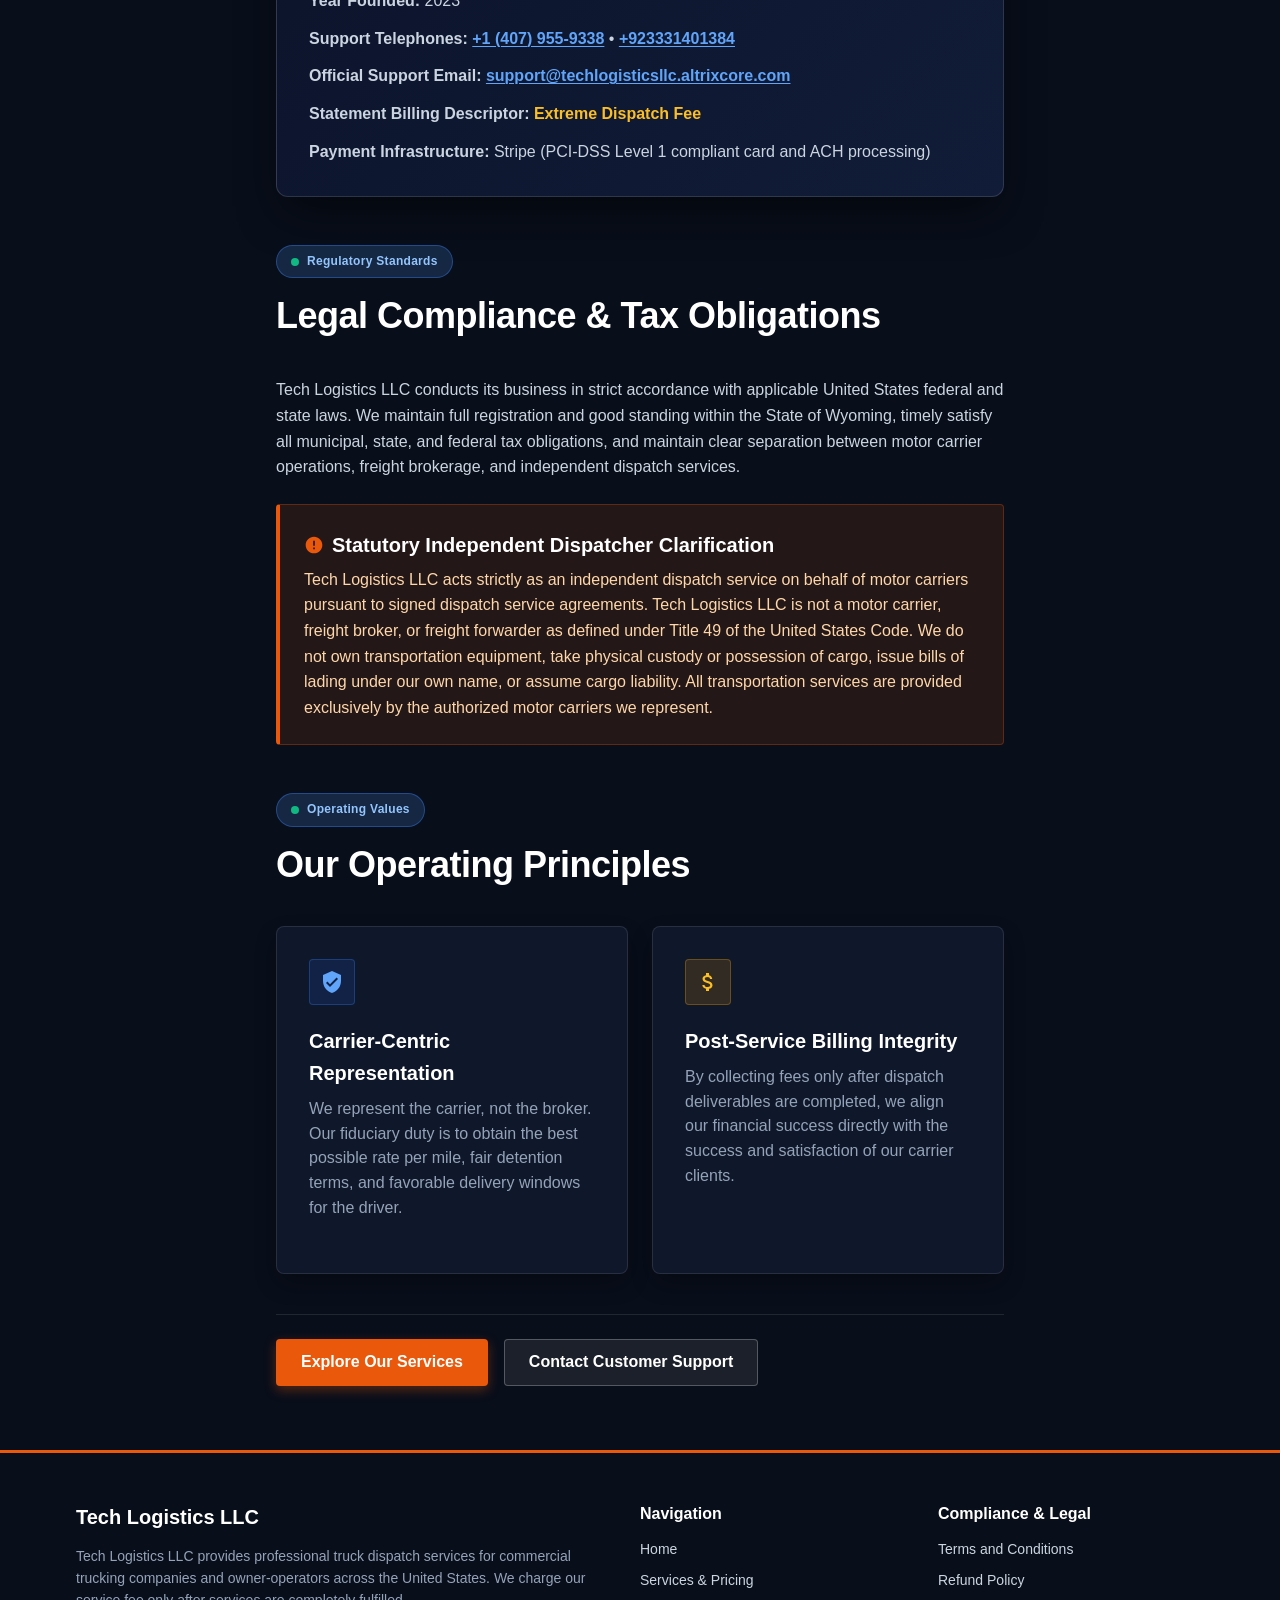
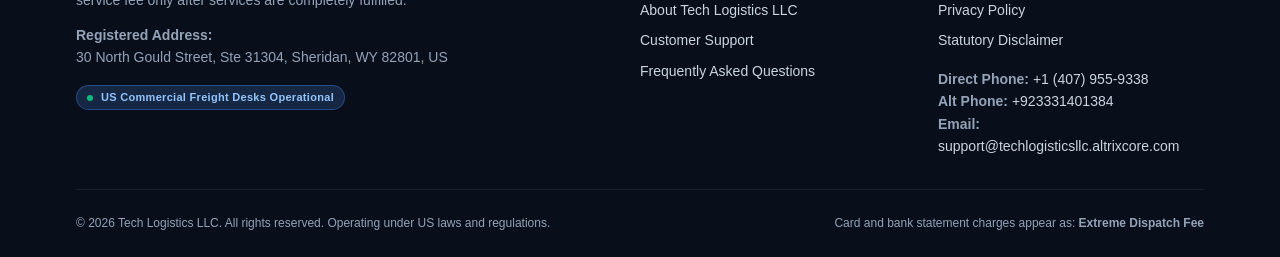
<file: about.html>
<!DOCTYPE html>
<html lang="en">
<head>
  <meta charset="UTF-8">
  <meta name="viewport" content="width=device-width, initial-scale=1.0">
  <title>About Tech Logistics LLC | US Truck Dispatch Company</title>
  <meta name="description" content="Company background, registered Wyoming corporate information, operating standards, and compliance details for Tech Logistics LLC.">
  <link rel="icon" type="image/svg+xml" href="favicon.svg">
  <link rel="stylesheet" href="styles.css?v=3.1">
</head>
<body>

  <!-- Top Contact Bar -->
  <aside class="header-top-bar" aria-label="Quick contact information">
    <div class="container header-top-inner">
      <div class="header-contact-items">
        <span class="header-contact-item">Direct: <a href="tel:+14079559338">+1 (407) 955-9338</a></span>
        <span class="header-contact-item">Alt: <a href="tel:+923331401384">+923331401384</a></span>
        <span class="header-contact-item"><a href="mailto:support@techlogisticsllc.altrixcore.com">support@techlogisticsllc.altrixcore.com</a></span>
      </div>
      <div>
        <span>Sheridan, Wyoming &bull; United States</span>
      </div>
    </div>
  </aside>

  <!-- Main Header -->
  <header class="site-header">
    <div class="container header-main-inner">
      <a href="index.html" class="logo-area" aria-label="Tech Logistics LLC Home">
        <div class="logo-mark" aria-hidden="true">TL</div>
        <div>
          <span class="logo-text">Tech Logistics LLC</span>
          <span class="logo-subtitle">Truck Dispatch Services</span>
        </div>
      </a>

      <button type="button" class="nav-toggle" aria-expanded="false" aria-controls="primaryNav" aria-label="Toggle navigation menu">
        <svg viewBox="0 0 24 24" aria-hidden="true"><path d="M3 18h18v-2H3v2zm0-5h18v-2H3v2zm0-7v2h18V6H3z"/></svg>
        <span>Menu</span>
      </button>

      <nav class="primary-nav" id="primaryNav" aria-label="Main Navigation">
        <ul>
          <li><a href="index.html">Home</a></li>
          <li><a href="services.html">Services</a></li>
          <li><a href="about.html" aria-current="page">About</a></li>
          <li><a href="contact.html">Contact</a></li>
        </ul>
      </nav>
    </div>
  </header>

  <main id="mainContent">
    <!-- Executive Page Hero Banner -->
    <section class="page-hero-executive" aria-labelledby="aboutHeroHeading">
      <div class="container">
        <div class="live-pill-badge">
          <span class="pulse-radar" aria-hidden="true"></span>
          <span>Corporate Identity &bull; Wyoming Registered LLC</span>
        </div>
        <h1 id="aboutHeroHeading" class="page-hero-title">About Tech Logistics LLC</h1>
        <p class="page-hero-lead">
          Professional back-office truck dispatch services dedicated to independent motor carriers and owner-operators across the United States.
        </p>
      </div>
    </section>

    <!-- Company Overview -->
    <section class="section">
      <div class="container content-measure">
        <div class="section-header">
          <div class="live-pill-badge">
            <span class="pulse-radar" aria-hidden="true"></span>
            <span>Who We Are</span>
          </div>
          <h2 class="section-title">Carrier Advocacy &amp; Dispatch Leadership</h2>
        </div>

        <p style="font-size: var(--font-size-md); margin-bottom: var(--space-4); color: #f1f5f9;">
          <strong>Tech Logistics LLC</strong> is a professional truck dispatch service company organized under the laws of the State of Wyoming. We provide dedicated back-office dispatch, load sourcing, rate negotiation, and administrative documentation services to commercial motor carriers and owner-operators throughout the United States.
        </p>

        <p style="margin-bottom: var(--space-4); color: #cbd5e1;">
          In the modern freight ecosystem, truck drivers and small fleet owners face significant administrative burdens. Sourcing quality loads, conducting credit checks on freight brokers, negotiating detention and layover rates, and processing carrier packets require constant telephone contact and screen time while drivers need to keep their focus entirely on road safety. Tech Logistics LLC steps in as an authorized, independent dispatch representative, managing the heavy administrative lifting so our carrier partners can maximize revenue and operate efficiently.
        </p>

        <p style="margin-bottom: var(--space-6); color: #cbd5e1;">
          We operate on a straightforward, performance-driven business model: <strong style="color: #ffffff;">we do not charge any upfront fees or retainers</strong>. We earn our service fee only after a load is successfully sourced, booked, transported, and completed.
        </p>

        <!-- Executive Stats Grid -->
        <div class="about-stats-grid">
          <div class="about-stat-card">
            <div class="about-stat-num">2023</div>
            <div style="font-weight: 700; color: #ffffff;">Wyoming LLC Founded</div>
            <div style="font-size: var(--font-size-xs); color: #94a3b8;">Organized in Sheridan, WY</div>
          </div>
          <div class="about-stat-card">
            <div class="about-stat-num" style="color: #34d399;">9</div>
            <div style="font-weight: 700; color: #ffffff;">Dispatch Specialists</div>
            <div style="font-size: var(--font-size-xs); color: #94a3b8;">Experienced Coordinators</div>
          </div>
          <div class="about-stat-card">
            <div class="about-stat-num" style="color: #f59e0b;">60+</div>
            <div style="font-weight: 700; color: #ffffff;">Carriers Dispatched</div>
            <div style="font-size: var(--font-size-xs); color: #94a3b8;">Owner-Operators &amp; Fleets</div>
          </div>
          <div class="about-stat-card">
            <div class="about-stat-num" style="color: #38bdf8;">48</div>
            <div style="font-weight: 700; color: #ffffff;">States Covered</div>
            <div style="font-size: var(--font-size-xs); color: #94a3b8;">Contiguous US Freight Lanes</div>
          </div>
        </div>

        <!-- Corporate Profile Card -->
        <div class="compliance-spotlight-box" style="margin-top: var(--space-8);">
          <h3 style="margin-bottom: var(--space-4);">
            <svg viewBox="0 0 24 24"><path d="M12 1L3 5v6c0 5.55 3.84 10.74 9 12 5.16-1.26 9-6.45 9-12V5l-9-4zm-2 16l-4-4 1.41-1.41L10 14.17l6.59-6.59L18 9l-8 8z"/></svg>
            <span>Corporate &amp; Operational Profile</span>
          </h3>
          <ul style="list-style: none; display: flex; flex-direction: column; gap: var(--space-3); color: #cbd5e1;">
            <li><strong>Legal Entity Name:</strong> Tech Logistics LLC</li>
            <li><strong>Jurisdiction &amp; Entity Type:</strong> Limited Liability Company (LLC), State of Wyoming, United States</li>
            <li><strong>Registered Address:</strong> 30 North Gould Street, Ste 31304, Sheridan, WY 82801, US</li>
            <li><strong>Year Founded:</strong> 2023</li>
            <li><strong>Support Telephones:</strong> <a href="tel:+14079559338" style="color: #60a5fa; font-weight: 700;">+1 (407) 955-9338</a> &bull; <a href="tel:+923331401384" style="color: #60a5fa; font-weight: 700;">+923331401384</a></li>
            <li><strong>Official Support Email:</strong> <a href="mailto:support@techlogisticsllc.altrixcore.com" style="color: #60a5fa; font-weight: 700;">support@techlogisticsllc.altrixcore.com</a></li>
            <li><strong>Statement Billing Descriptor:</strong> <span style="color: #fbbf24; font-weight: 700;">Extreme Dispatch Fee</span></li>
            <li><strong>Payment Infrastructure:</strong> Stripe (PCI-DSS Level 1 compliant card and ACH processing)</li>
          </ul>
        </div>

        <!-- Compliance & Legal Operations -->
        <div class="section-header" style="margin-top: var(--space-12);">
          <div class="live-pill-badge">
            <span class="pulse-radar" aria-hidden="true"></span>
            <span>Regulatory Standards</span>
          </div>
          <h2 class="section-title">Legal Compliance &amp; Tax Obligations</h2>
        </div>

        <p style="margin-bottom: var(--space-4); color: #cbd5e1;">
          Tech Logistics LLC conducts its business in strict accordance with applicable United States federal and state laws. We maintain full registration and good standing within the State of Wyoming, timely satisfy all municipal, state, and federal tax obligations, and maintain clear separation between motor carrier operations, freight brokerage, and independent dispatch services.
        </p>

        <div class="notice-box notice-box-accent">
          <div style="display: flex; align-items: center; gap: 8px; margin-bottom: 6px;">
            <svg style="width: 20px; height: 20px; fill: var(--color-brand-accent);" viewBox="0 0 24 24"><path d="M12 2C6.48 2 2 6.48 2 12s4.48 10 10 10 10-4.48 10-10S17.52 2 12 2zm1 15h-2v-2h2v2zm0-4h-2V7h2v6z"/></svg>
            <h4 style="margin-bottom: 0;">Statutory Independent Dispatcher Clarification</h4>
          </div>
          <p>
            Tech Logistics LLC acts strictly as an independent dispatch service on behalf of motor carriers pursuant to signed dispatch service agreements. Tech Logistics LLC is not a motor carrier, freight broker, or freight forwarder as defined under Title 49 of the United States Code. We do not own transportation equipment, take physical custody or possession of cargo, issue bills of lading under our own name, or assume cargo liability. All transportation services are provided exclusively by the authorized motor carriers we represent.
          </p>
        </div>

        <!-- Core Operational Values -->
        <div class="section-header" style="margin-top: var(--space-12);">
          <div class="live-pill-badge">
            <span class="pulse-radar" aria-hidden="true"></span>
            <span>Operating Values</span>
          </div>
          <h2 class="section-title">Our Operating Principles</h2>
        </div>

        <div class="services-grid" style="grid-template-columns: repeat(auto-fit, minmax(280px, 1fr));">
          <div class="service-card">
            <div class="service-card-icon" aria-hidden="true">
              <svg viewBox="0 0 24 24"><path d="M12 1L3 5v6c0 5.55 3.84 10.74 9 12 5.16-1.26 9-6.45 9-12V5l-9-4zm-2 16l-4-4 1.41-1.41L10 14.17l6.59-6.59L18 9l-8 8z"/></svg>
            </div>
            <h3 class="service-card-title">Carrier-Centric Representation</h3>
            <p class="service-card-desc">
              We represent the carrier, not the broker. Our fiduciary duty is to obtain the best possible rate per mile, fair detention terms, and favorable delivery windows for the driver.
            </p>
          </div>

          <div class="service-card">
            <div class="service-card-icon" aria-hidden="true" style="color: #fbbf24; background: rgba(245, 158, 11, 0.15); border-color: rgba(245, 158, 11, 0.3);">
              <svg viewBox="0 0 24 24"><path d="M11.8 10.9c-2.27-.59-3-1.2-3-2.15 0-1.09 1.01-1.85 2.7-1.85 1.78 0 2.44.85 2.5 2.1h2.21c-.07-1.72-1.12-3.3-3.21-3.81V3h-3v2.16c-1.94.42-3.5 1.68-3.5 3.61 0 2.31 1.91 3.46 4.7 4.13 2.5.6 3 1.48 3 2.41 0 .69-.49 1.79-2.7 1.79-2.06 0-2.87-.92-2.98-2.1h-2.2c.12 2.19 1.76 3.42 3.68 3.83V21h3v-2.15c1.95-.37 3.5-1.5 3.5-3.55 0-2.84-2.43-3.81-4.7-4.4z"/></svg>
            </div>
            <h3 class="service-card-title">Post-Service Billing Integrity</h3>
            <p class="service-card-desc">
              By collecting fees only after dispatch deliverables are completed, we align our financial success directly with the success and satisfaction of our carrier clients.
            </p>
          </div>
        </div>

        <div style="margin-top: var(--space-10); padding-top: var(--space-6); border-top: 1px solid rgba(255, 255, 255, 0.1); display: flex; gap: var(--space-4); flex-wrap: wrap;">
          <a href="services.html" class="btn btn-primary">Explore Our Services</a>
          <a href="contact.html" class="btn btn-outline-white">Contact Customer Support</a>
        </div>
      </div>
    </section>
  </main>

  <!-- Site Footer -->
  <footer class="site-footer">
    <div class="container">
      <div class="footer-grid">
        <div class="footer-company-col">
          <h3>Tech Logistics LLC</h3>
          <p>
            Tech Logistics LLC provides professional truck dispatch services for commercial trucking companies and owner-operators across the United States. We charge our service fee only after services are completely fulfilled.
          </p>
          <address class="footer-address-block"><strong>Registered Address:</strong><br>30 North Gould Street, Ste 31304, Sheridan, WY 82801, US</address>
          <div style="margin-top: var(--space-4);">
            <span class="live-pill-badge" style="font-size: 11px; padding: 3px 10px; margin-bottom: 0;">
              <span class="pulse-radar" style="width: 6px; height: 6px;" aria-hidden="true"></span>
              <span>US Commercial Freight Desks Operational</span>
            </span>
          </div>
        </div>

        <div class="footer-col">
          <h4>Navigation</h4>
          <ul>
            <li><a href="index.html">Home</a></li>
            <li><a href="services.html">Services &amp; Pricing</a></li>
            <li><a href="about.html">About Tech Logistics LLC</a></li>
            <li><a href="contact.html">Customer Support</a></li>
            <li><a href="faq.html">Frequently Asked Questions</a></li>
          </ul>
        </div>

        <div class="footer-col">
          <h4>Compliance &amp; Legal</h4>
          <ul>
            <li><a href="terms.html">Terms and Conditions</a></li>
            <li><a href="refund-policy.html">Refund Policy</a></li>
            <li><a href="privacy.html">Privacy Policy</a></li>
            <li><a href="disclaimer.html">Statutory Disclaimer</a></li>
          </ul>
          <div style="margin-top: var(--space-4);">
            <p><strong>Direct Phone:</strong> <a href="tel:+14079559338">+1 (407) 955-9338</a></p>
            <p><strong>Alt Phone:</strong> <a href="tel:+923331401384">+923331401384</a></p>
            <p><strong>Email:</strong> <a href="mailto:support@techlogisticsllc.altrixcore.com">support@techlogisticsllc.altrixcore.com</a></p>
          </div>
        </div>
      </div>

      <div class="footer-bottom">
        <p>&copy; <span class="current-year">2026</span> Tech Logistics LLC. All rights reserved. Operating under US laws and regulations.</p>
        <p>Card and bank statement charges appear as: <strong>Extreme Dispatch Fee</strong></p>
      </div>
    </div>
  </footer>

  <script src="script.js"></script>
</body>
</html>
</file>
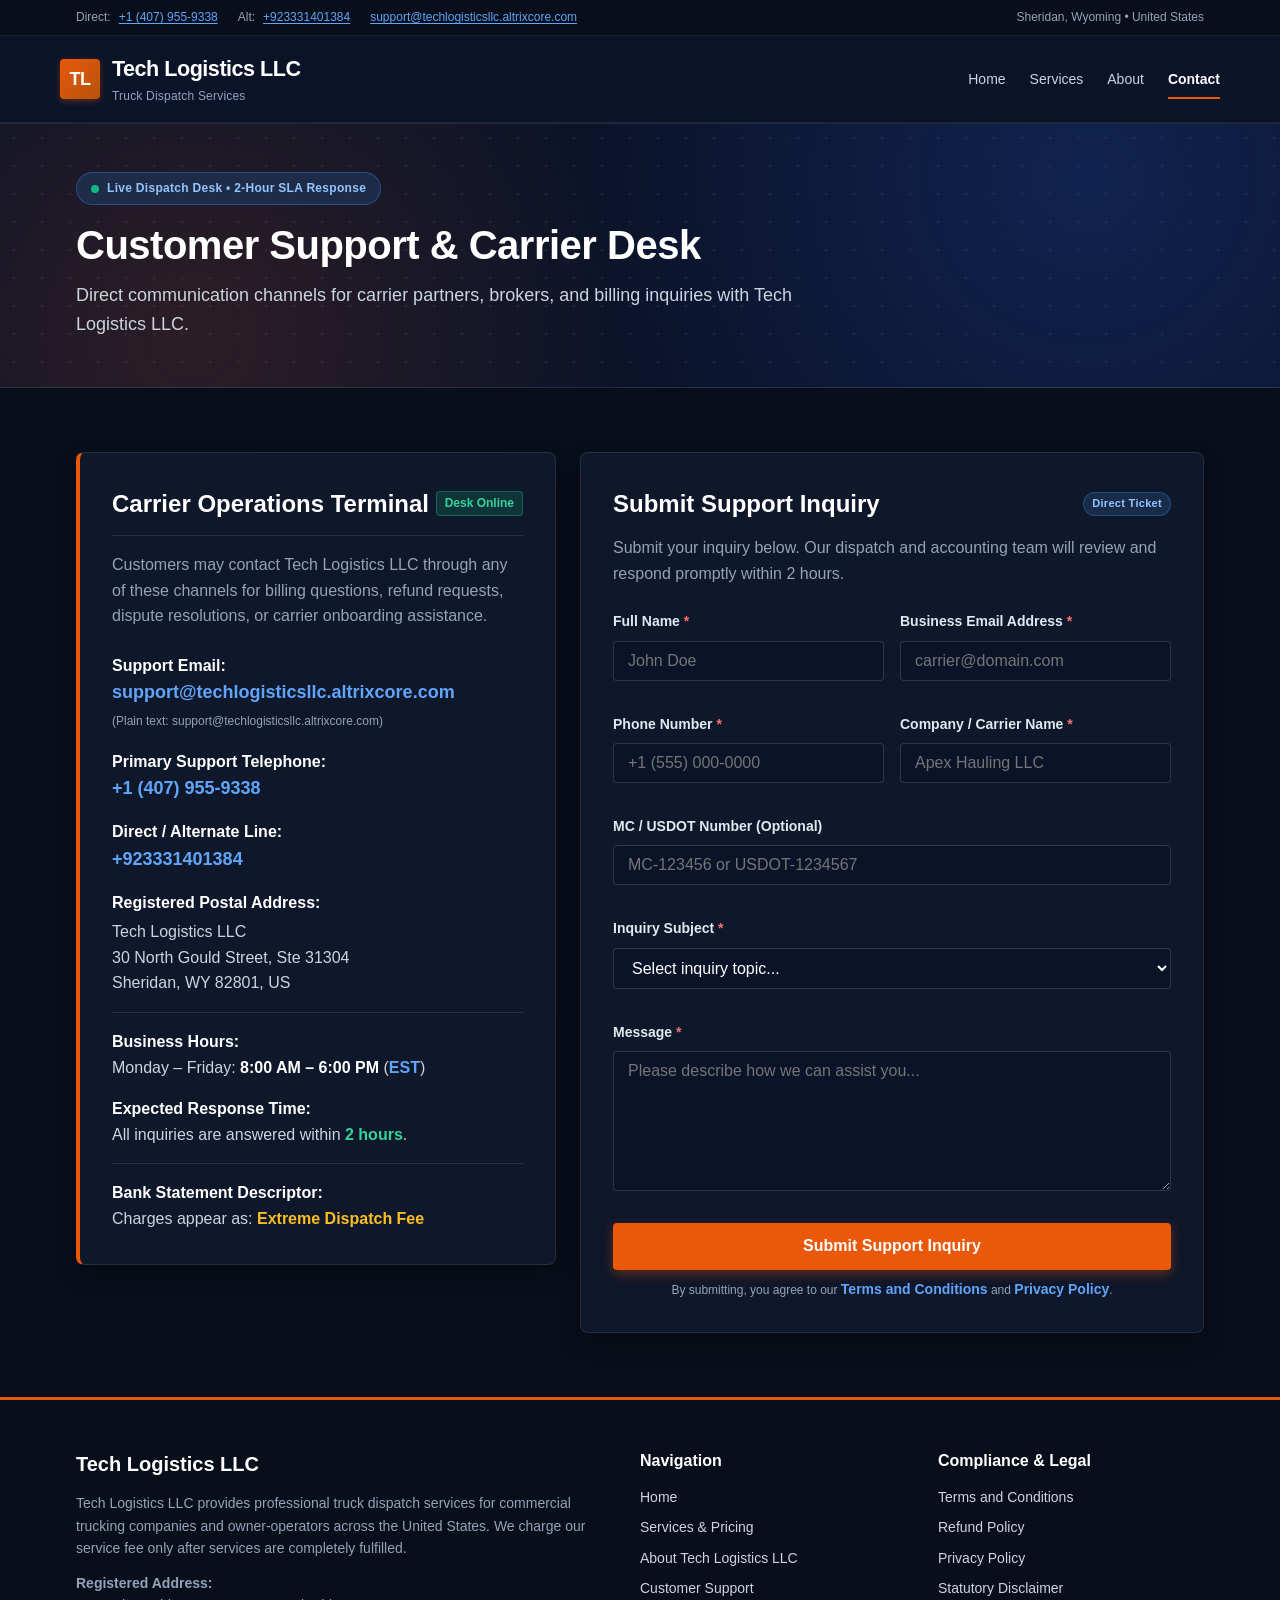
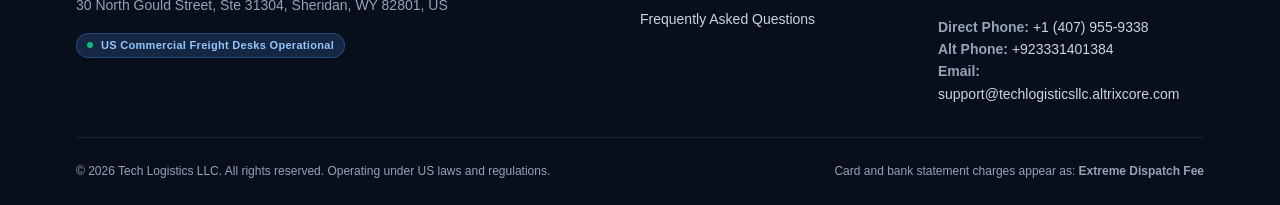
<file: contact.html>
<!DOCTYPE html>
<html lang="en">
<head>
  <meta charset="UTF-8">
  <meta name="viewport" content="width=device-width, initial-scale=1.0">
  <title>Customer Support &amp; Contact | Tech Logistics LLC</title>
  <meta name="description" content="Contact customer support for Tech Logistics LLC. Assistance with truck dispatch, carrier onboarding, billing questions, and dispute resolution.">
  <link rel="icon" type="image/svg+xml" href="favicon.svg">
  <link rel="stylesheet" href="styles.css?v=3.1">
</head>
<body>

  <!-- Top Contact Bar -->
  <aside class="header-top-bar" aria-label="Quick contact information">
    <div class="container header-top-inner">
      <div class="header-contact-items">
        <span class="header-contact-item">Direct: <a href="tel:+14079559338">+1 (407) 955-9338</a></span>
        <span class="header-contact-item">Alt: <a href="tel:+923331401384">+923331401384</a></span>
        <span class="header-contact-item"><a href="mailto:support@techlogisticsllc.altrixcore.com">support@techlogisticsllc.altrixcore.com</a></span>
      </div>
      <div>
        <span>Sheridan, Wyoming &bull; United States</span>
      </div>
    </div>
  </aside>

  <!-- Main Header -->
  <header class="site-header">
    <div class="container header-main-inner">
      <a href="index.html" class="logo-area" aria-label="Tech Logistics LLC Home">
        <div class="logo-mark" aria-hidden="true">TL</div>
        <div>
          <span class="logo-text">Tech Logistics LLC</span>
          <span class="logo-subtitle">Truck Dispatch Services</span>
        </div>
      </a>

      <button type="button" class="nav-toggle" aria-expanded="false" aria-controls="primaryNav" aria-label="Toggle navigation menu">
        <svg viewBox="0 0 24 24" aria-hidden="true"><path d="M3 18h18v-2H3v2zm0-5h18v-2H3v2zm0-7v2h18V6H3z"/></svg>
        <span>Menu</span>
      </button>

      <nav class="primary-nav" id="primaryNav" aria-label="Main Navigation">
        <ul>
          <li><a href="index.html">Home</a></li>
          <li><a href="services.html">Services</a></li>
          <li><a href="about.html">About</a></li>
          <li><a href="contact.html" aria-current="page">Contact</a></li>
        </ul>
      </nav>
    </div>
  </header>

  <main id="mainContent">
    <!-- Executive Page Hero Banner -->
    <section class="page-hero-executive" aria-labelledby="contactHeroHeading">
      <div class="container">
        <div class="live-pill-badge">
          <span class="pulse-radar" aria-hidden="true"></span>
          <span>Live Dispatch Desk &bull; 2-Hour SLA Response</span>
        </div>
        <h1 id="contactHeroHeading" class="page-hero-title">Customer Support &amp; Carrier Desk</h1>
        <p class="page-hero-lead">
          Direct communication channels for carrier partners, brokers, and billing inquiries with Tech Logistics LLC.
        </p>
      </div>
    </section>

    <!-- Contact Details & Form Section -->
    <section class="section">
      <div class="container">
        <div class="services-grid" style="grid-template-columns: 1fr 1.3fr; align-items: start;">
          
          <!-- Contact Information Card -->
          <div class="service-card" style="border-left: 4px solid var(--color-brand-accent);">
            <div style="display: flex; justify-content: space-between; align-items: center; margin-bottom: var(--space-4); border-bottom: 1px solid rgba(255, 255, 255, 0.1); padding-bottom: var(--space-3);">
              <h2 class="service-card-title" style="font-size: var(--font-size-xl); margin-bottom: 0;">Carrier Operations Terminal</h2>
              <span class="console-badge-active">Desk Online</span>
            </div>
            
            <p style="color: #94a3b8; margin-bottom: var(--space-6);">
              Customers may contact Tech Logistics LLC through any of these channels for billing questions, refund requests, dispute resolutions, or carrier onboarding assistance.
            </p>

            <div style="display: flex; flex-direction: column; gap: var(--space-4); color: #cbd5e1;">
              <div>
                <strong style="color: #ffffff;">Support Email:</strong><br>
                <a href="mailto:support@techlogisticsllc.altrixcore.com" style="font-size: var(--font-size-md); font-weight: 700; color: #60a5fa;">support@techlogisticsllc.altrixcore.com</a><br>
                <span style="font-size: var(--font-size-xs); color: #94a3b8;">(Plain text: support@techlogisticsllc.altrixcore.com)</span>
              </div>

              <div>
                <strong style="color: #ffffff;">Primary Support Telephone:</strong><br>
                <a href="tel:+14079559338" style="font-size: var(--font-size-md); font-weight: 700; color: #60a5fa;">+1 (407) 955-9338</a>
              </div>

              <div>
                <strong style="color: #ffffff;">Direct / Alternate Line:</strong><br>
                <a href="tel:+923331401384" style="font-size: var(--font-size-md); font-weight: 700; color: #60a5fa;">+923331401384</a>
              </div>

              <div>
                <strong style="color: #ffffff;">Registered Postal Address:</strong><br>
                <address style="font-style: normal; line-height: 1.6; color: #cbd5e1; margin-top: var(--space-1);">
                  Tech Logistics LLC<br>
                  30 North Gould Street, Ste 31304<br>
                  Sheridan, WY 82801, US
                </address>
              </div>

              <div style="padding-top: var(--space-4); border-top: 1px solid rgba(255, 255, 255, 0.1);">
                <strong style="color: #ffffff;">Business Hours:</strong><br>
                <span>Monday – Friday: <strong style="color: #ffffff;">8:00 AM – 6:00 PM</strong> (<strong style="color: #60a5fa;">EST</strong>)</span>
              </div>

              <div>
                <strong style="color: #ffffff;">Expected Response Time:</strong><br>
                <span>All inquiries are answered within <strong style="color: #34d399;">2 hours</strong>.</span>
              </div>

              <div style="padding-top: var(--space-4); border-top: 1px solid rgba(255, 255, 255, 0.1);">
                <strong style="color: #ffffff;">Bank Statement Descriptor:</strong><br>
                <span>Charges appear as: <strong style="color: #fbbf24;">Extreme Dispatch Fee</strong></span>
              </div>
            </div>
          </div>

          <!-- Interactive Contact Form -->
          <div class="service-card" style="padding: var(--space-8);">
            <div style="display: flex; justify-content: space-between; align-items: center; margin-bottom: var(--space-3);">
              <h2 class="service-card-title" style="font-size: var(--font-size-xl); margin-bottom: 0;">Submit Support Inquiry</h2>
              <span class="live-pill-badge" style="margin-bottom: 0; font-size: 11px; padding: 2px 8px;">Direct Ticket</span>
            </div>
            <p style="color: #94a3b8; margin-bottom: var(--space-6);">
              Submit your inquiry below. Our dispatch and accounting team will review and respond promptly within 2 hours.
            </p>

            <!-- Success Confirmation Notice -->
            <div id="formSuccessMessage" class="form-feedback-success" role="alert">
              <h3 style="color: #34d399; font-size: var(--font-size-lg); margin-bottom: var(--space-2);">Message Sent Successfully</h3>
              <p style="color: #ecfdf5; margin: 0;">
                Thank you for contacting Tech Logistics LLC. Your message has been received, and a representative will follow up within 2 hours.
              </p>
            </div>

            <!-- Form -->
            <form id="contactForm" novalidate>
              <div class="form-grid">
                <div class="form-group">
                  <label for="fullName" class="form-label">Full Name <span class="req">*</span></label>
                  <input type="text" id="fullName" name="name" class="form-control" placeholder="John Doe" required>
                  <div class="field-error">Please enter your full name.</div>
                </div>

                <div class="form-group">
                  <label for="emailAddress" class="form-label">Business Email Address <span class="req">*</span></label>
                  <input type="email" id="emailAddress" name="email" class="form-control" placeholder="carrier@domain.com" required>
                  <div class="field-error">Please enter a valid email address.</div>
                </div>

                <div class="form-group">
                  <label for="phoneNumber" class="form-label">Phone Number <span class="req">*</span></label>
                  <input type="tel" id="phoneNumber" name="phone" class="form-control" placeholder="+1 (555) 000-0000" required>
                  <div class="field-error">Please enter your phone number.</div>
                </div>

                <div class="form-group">
                  <label for="companyName" class="form-label">Company / Carrier Name <span class="req">*</span></label>
                  <input type="text" id="companyName" name="company" class="form-control" placeholder="Apex Hauling LLC" required>
                  <div class="field-error">Please enter your company or carrier name.</div>
                </div>

                <div class="form-group form-group-full">
                  <label for="mcNumber" class="form-label">MC / USDOT Number (Optional)</label>
                  <input type="text" id="mcNumber" name="mc_number" class="form-control" placeholder="MC-123456 or USDOT-1234567">
                </div>

                <div class="form-group form-group-full">
                  <label for="inquirySubject" class="form-label">Inquiry Subject <span class="req">*</span></label>
                  <select id="inquirySubject" name="subject" class="form-control" required>
                    <option value="">Select inquiry topic...</option>
                    <option value="New Carrier Onboarding">New Carrier Onboarding &amp; Setup</option>
                    <option value="Dispatch & Load Support">Dispatch &amp; Load Inquiries</option>
                    <option value="Billing & Extreme Dispatch Fee">Billing Question / Extreme Dispatch Fee</option>
                    <option value="Refund Request">Refund Request / Charge Clarification</option>
                    <option value="Other Support Inquiry">Other Inquiries</option>
                  </select>
                  <div class="field-error">Please select an inquiry topic.</div>
                </div>

                <div class="form-group form-group-full">
                  <label for="inquiryMessage" class="form-label">Message <span class="req">*</span></label>
                  <textarea id="inquiryMessage" name="message" class="form-control" placeholder="Please describe how we can assist you..." required></textarea>
                  <div class="field-error">Please enter your message.</div>
                </div>

                <div class="form-group-full">
                  <button type="submit" id="submitBtn" class="btn btn-primary" style="width: 100%;">Submit Support Inquiry</button>
                  <p style="font-size: var(--font-size-xs); color: #94a3b8; margin-top: var(--space-2); text-align: center;">
                    By submitting, you agree to our <a href="terms.html">Terms and Conditions</a> and <a href="privacy.html">Privacy Policy</a>.
                  </p>
                </div>
              </div>
            </form>
          </div>

        </div>
      </div>
    </section>
  </main>

  <!-- Site Footer -->
  <footer class="site-footer">
    <div class="container">
      <div class="footer-grid">
        <div class="footer-company-col">
          <h3>Tech Logistics LLC</h3>
          <p>
            Tech Logistics LLC provides professional truck dispatch services for commercial trucking companies and owner-operators across the United States. We charge our service fee only after services are completely fulfilled.
          </p>
          <address class="footer-address-block"><strong>Registered Address:</strong><br>30 North Gould Street, Ste 31304, Sheridan, WY 82801, US</address>
          <div style="margin-top: var(--space-4);">
            <span class="live-pill-badge" style="font-size: 11px; padding: 3px 10px; margin-bottom: 0;">
              <span class="pulse-radar" style="width: 6px; height: 6px;" aria-hidden="true"></span>
              <span>US Commercial Freight Desks Operational</span>
            </span>
          </div>
        </div>

        <div class="footer-col">
          <h4>Navigation</h4>
          <ul>
            <li><a href="index.html">Home</a></li>
            <li><a href="services.html">Services &amp; Pricing</a></li>
            <li><a href="about.html">About Tech Logistics LLC</a></li>
            <li><a href="contact.html">Customer Support</a></li>
            <li><a href="faq.html">Frequently Asked Questions</a></li>
          </ul>
        </div>

        <div class="footer-col">
          <h4>Compliance &amp; Legal</h4>
          <ul>
            <li><a href="terms.html">Terms and Conditions</a></li>
            <li><a href="refund-policy.html">Refund Policy</a></li>
            <li><a href="privacy.html">Privacy Policy</a></li>
            <li><a href="disclaimer.html">Statutory Disclaimer</a></li>
          </ul>
          <div style="margin-top: var(--space-4);">
            <p><strong>Direct Phone:</strong> <a href="tel:+14079559338">+1 (407) 955-9338</a></p>
            <p><strong>Alt Phone:</strong> <a href="tel:+923331401384">+923331401384</a></p>
            <p><strong>Email:</strong> <a href="mailto:support@techlogisticsllc.altrixcore.com">support@techlogisticsllc.altrixcore.com</a></p>
          </div>
        </div>
      </div>

      <div class="footer-bottom">
        <p>&copy; <span class="current-year">2026</span> Tech Logistics LLC. All rights reserved. Operating under US laws and regulations.</p>
        <p>Card and bank statement charges appear as: <strong>Extreme Dispatch Fee</strong></p>
      </div>
    </div>
  </footer>

  <script src="script.js"></script>
</body>
</html>
</file>
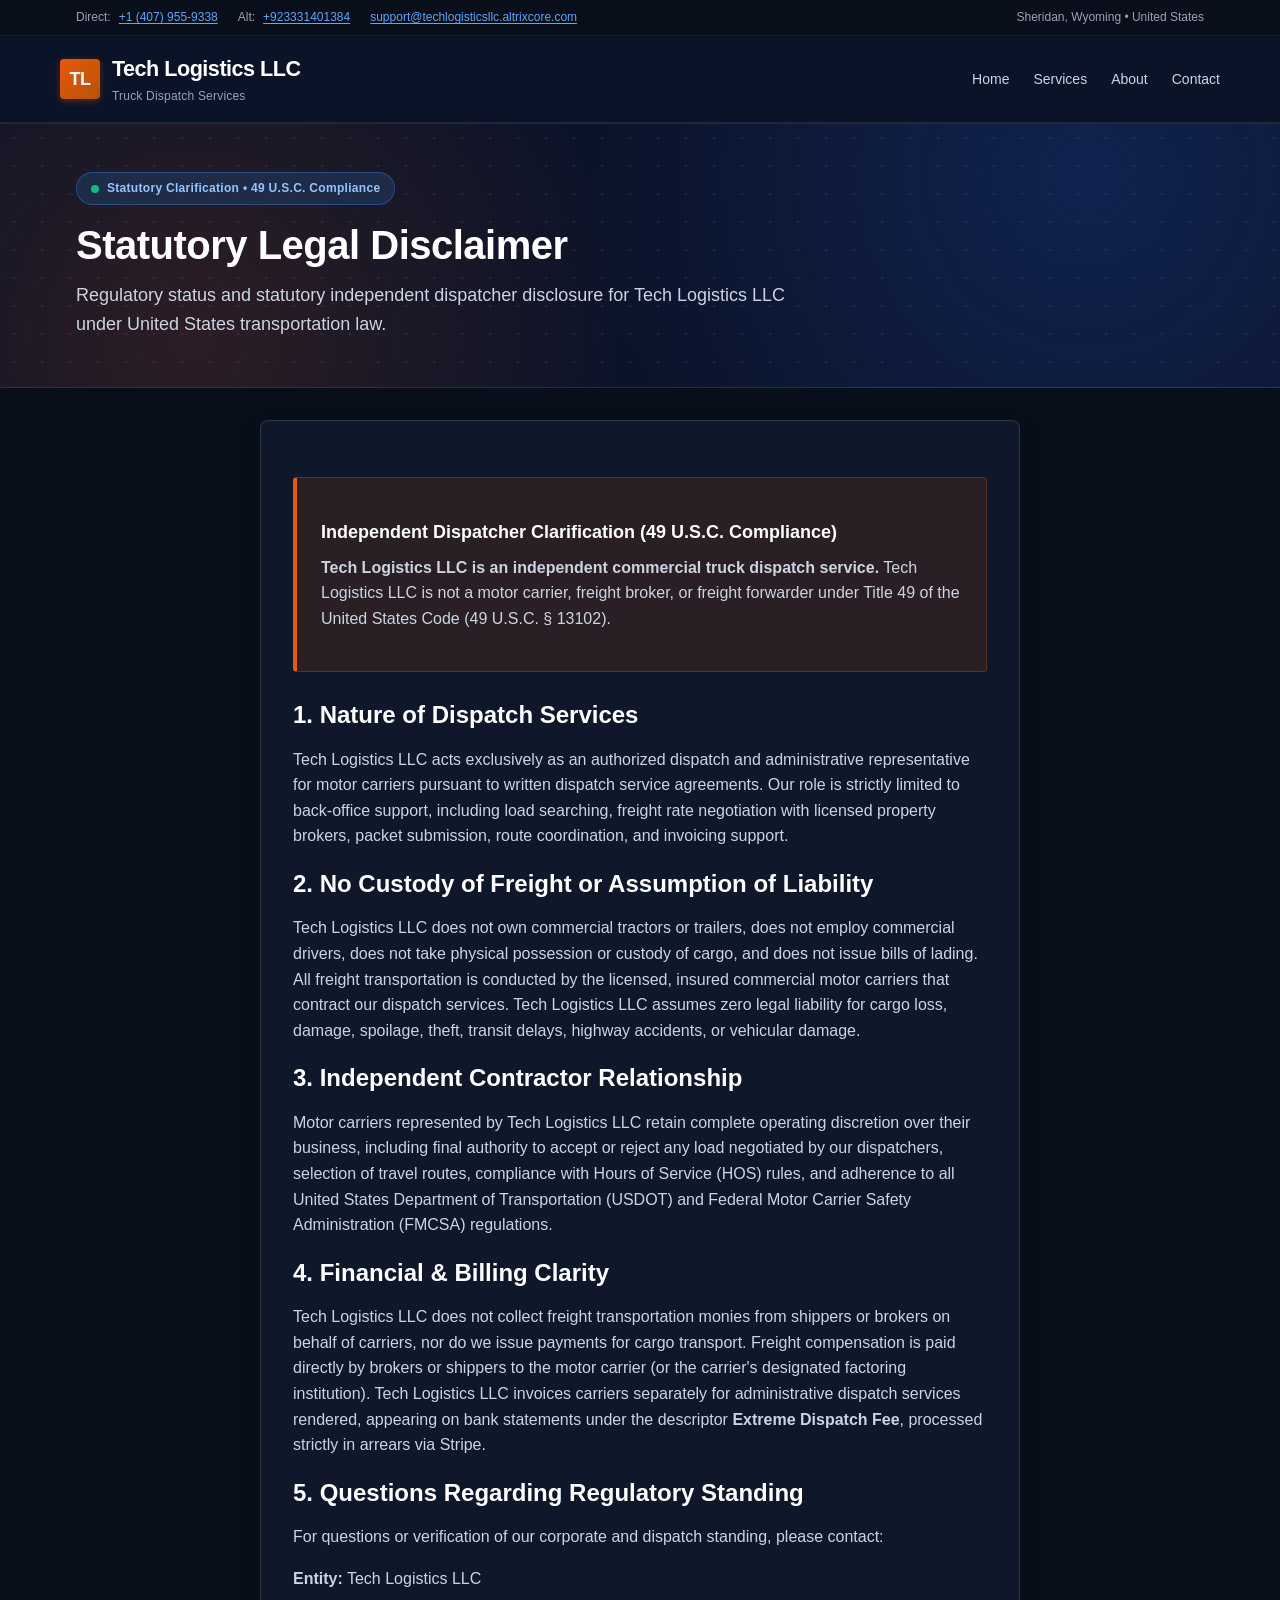
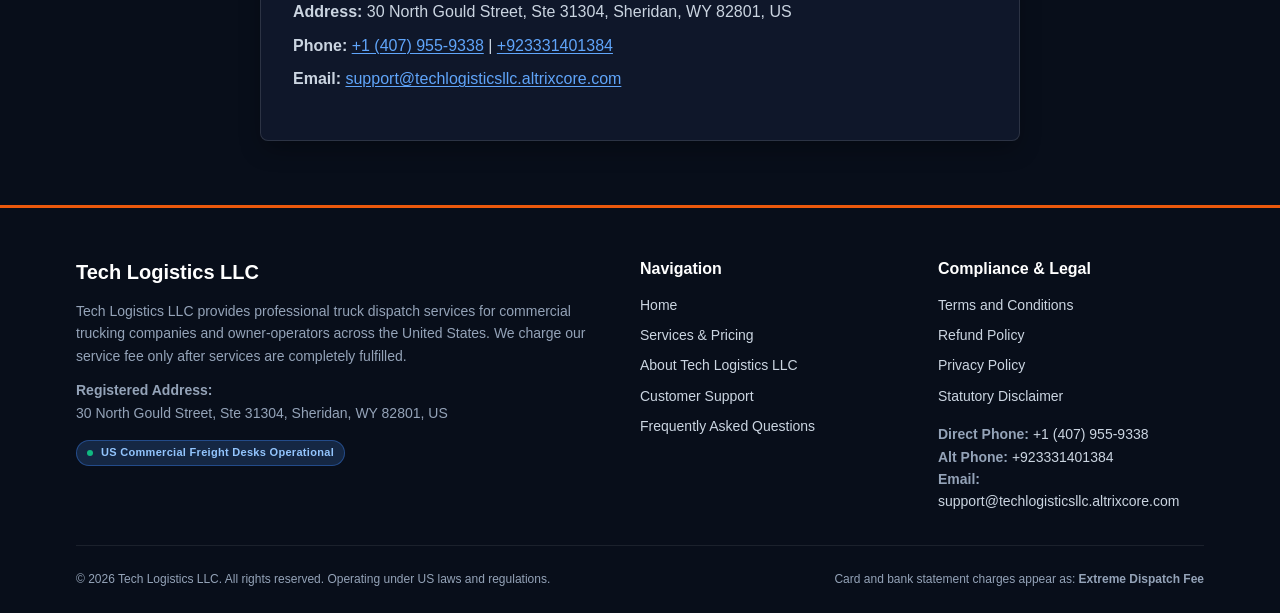
<file: disclaimer.html>
<!DOCTYPE html>
<html lang="en">
<head>
  <meta charset="UTF-8">
  <meta name="viewport" content="width=device-width, initial-scale=1.0">
  <title>Statutory Disclaimer | Tech Logistics LLC</title>
  <meta name="description" content="Regulatory status and statutory independent dispatcher disclaimer for Tech Logistics LLC under United States transportation law.">
  <link rel="icon" type="image/svg+xml" href="favicon.svg">
  <link rel="stylesheet" href="styles.css?v=3.1">
</head>
<body>

  <!-- Top Contact Bar -->
  <aside class="header-top-bar" aria-label="Quick contact information">
    <div class="container header-top-inner">
      <div class="header-contact-items">
        <span class="header-contact-item">Direct: <a href="tel:+14079559338">+1 (407) 955-9338</a></span>
        <span class="header-contact-item">Alt: <a href="tel:+923331401384">+923331401384</a></span>
        <span class="header-contact-item"><a href="mailto:support@techlogisticsllc.altrixcore.com">support@techlogisticsllc.altrixcore.com</a></span>
      </div>
      <div>
        <span>Sheridan, Wyoming &bull; United States</span>
      </div>
    </div>
  </aside>

  <!-- Main Header -->
  <header class="site-header">
    <div class="container header-main-inner">
      <a href="index.html" class="logo-area" aria-label="Tech Logistics LLC Home">
        <div class="logo-mark" aria-hidden="true">TL</div>
        <div>
          <span class="logo-text">Tech Logistics LLC</span>
          <span class="logo-subtitle">Truck Dispatch Services</span>
        </div>
      </a>

      <button type="button" class="nav-toggle" aria-expanded="false" aria-controls="primaryNav" aria-label="Toggle navigation menu">
        <svg viewBox="0 0 24 24" aria-hidden="true"><path d="M3 18h18v-2H3v2zm0-5h18v-2H3v2zm0-7v2h18V6H3z"/></svg>
        <span>Menu</span>
      </button>

      <nav class="primary-nav" id="primaryNav" aria-label="Main Navigation">
        <ul>
          <li><a href="index.html">Home</a></li>
          <li><a href="services.html">Services</a></li>
          <li><a href="about.html">About</a></li>
          <li><a href="contact.html">Contact</a></li>
        </ul>
      </nav>
    </div>
  </header>

  <main id="mainContent">
    <!-- Executive Page Hero Banner -->
    <section class="page-hero-executive" aria-labelledby="disclaimerHeroHeading">
      <div class="container">
        <div class="live-pill-badge">
          <span class="pulse-radar" aria-hidden="true"></span>
          <span>Statutory Clarification &bull; 49 U.S.C. Compliance</span>
        </div>
        <h1 id="disclaimerHeroHeading" class="page-hero-title">Statutory Legal Disclaimer</h1>
        <p class="page-hero-lead">
          Regulatory status and statutory independent dispatcher disclosure for Tech Logistics LLC under United States transportation law.
        </p>
      </div>
    </section>

    <div class="container content-measure" style="padding: var(--space-8) 0 var(--space-16) 0;">
      <article class="legal-content">
        
        <div class="notice-box notice-box-accent">
          <h3>Independent Dispatcher Clarification (49 U.S.C. Compliance)</h3>
          <p>
            <strong>Tech Logistics LLC is an independent commercial truck dispatch service.</strong> Tech Logistics LLC is not a motor carrier, freight broker, or freight forwarder under Title 49 of the United States Code (49 U.S.C. § 13102).
          </p>
        </div>

        <h2>1. Nature of Dispatch Services</h2>
        <p>
          Tech Logistics LLC acts exclusively as an authorized dispatch and administrative representative for motor carriers pursuant to written dispatch service agreements. Our role is strictly limited to back-office support, including load searching, freight rate negotiation with licensed property brokers, packet submission, route coordination, and invoicing support.
        </p>

        <h2>2. No Custody of Freight or Assumption of Liability</h2>
        <p>
          Tech Logistics LLC does not own commercial tractors or trailers, does not employ commercial drivers, does not take physical possession or custody of cargo, and does not issue bills of lading. All freight transportation is conducted by the licensed, insured commercial motor carriers that contract our dispatch services. Tech Logistics LLC assumes zero legal liability for cargo loss, damage, spoilage, theft, transit delays, highway accidents, or vehicular damage.
        </p>

        <h2>3. Independent Contractor Relationship</h2>
        <p>
          Motor carriers represented by Tech Logistics LLC retain complete operating discretion over their business, including final authority to accept or reject any load negotiated by our dispatchers, selection of travel routes, compliance with Hours of Service (HOS) rules, and adherence to all United States Department of Transportation (USDOT) and Federal Motor Carrier Safety Administration (FMCSA) regulations.
        </p>

        <h2>4. Financial &amp; Billing Clarity</h2>
        <p>
          Tech Logistics LLC does not collect freight transportation monies from shippers or brokers on behalf of carriers, nor do we issue payments for cargo transport. Freight compensation is paid directly by brokers or shippers to the motor carrier (or the carrier's designated factoring institution). Tech Logistics LLC invoices carriers separately for administrative dispatch services rendered, appearing on bank statements under the descriptor <strong>Extreme Dispatch Fee</strong>, processed strictly in arrears via Stripe.
        </p>

        <h2>5. Questions Regarding Regulatory Standing</h2>
        <p>For questions or verification of our corporate and dispatch standing, please contact:</p>
        <ul style="list-style: none; margin-left: 0;">
          <li><strong>Entity:</strong> Tech Logistics LLC</li>
          <li><strong>Address:</strong> 30 North Gould Street, Ste 31304, Sheridan, WY 82801, US</li>
          <li><strong>Phone:</strong> <a href="tel:+14079559338">+1 (407) 955-9338</a> | <a href="tel:+923331401384">+923331401384</a></li>
          <li><strong>Email:</strong> <a href="mailto:support@techlogisticsllc.altrixcore.com">support@techlogisticsllc.altrixcore.com</a></li>
        </ul>

      </article>
    </div>
  </main>

  <!-- Site Footer -->
  <footer class="site-footer">
    <div class="container">
      <div class="footer-grid">
        <div class="footer-company-col">
          <h3>Tech Logistics LLC</h3>
          <p>
            Tech Logistics LLC provides professional truck dispatch services for commercial trucking companies and owner-operators across the United States. We charge our service fee only after services are completely fulfilled.
          </p>
          <address class="footer-address-block"><strong>Registered Address:</strong><br>30 North Gould Street, Ste 31304, Sheridan, WY 82801, US</address>
          <div style="margin-top: var(--space-4);">
            <span class="live-pill-badge" style="font-size: 11px; padding: 3px 10px; margin-bottom: 0;">
              <span class="pulse-radar" style="width: 6px; height: 6px;" aria-hidden="true"></span>
              <span>US Commercial Freight Desks Operational</span>
            </span>
          </div>
        </div>

        <div class="footer-col">
          <h4>Navigation</h4>
          <ul>
            <li><a href="index.html">Home</a></li>
            <li><a href="services.html">Services &amp; Pricing</a></li>
            <li><a href="about.html">About Tech Logistics LLC</a></li>
            <li><a href="contact.html">Customer Support</a></li>
            <li><a href="faq.html">Frequently Asked Questions</a></li>
          </ul>
        </div>

        <div class="footer-col">
          <h4>Compliance &amp; Legal</h4>
          <ul>
            <li><a href="terms.html">Terms and Conditions</a></li>
            <li><a href="refund-policy.html">Refund Policy</a></li>
            <li><a href="privacy.html">Privacy Policy</a></li>
            <li><a href="disclaimer.html">Statutory Disclaimer</a></li>
          </ul>
          <div style="margin-top: var(--space-4);">
            <p><strong>Direct Phone:</strong> <a href="tel:+14079559338">+1 (407) 955-9338</a></p>
            <p><strong>Alt Phone:</strong> <a href="tel:+923331401384">+923331401384</a></p>
            <p><strong>Email:</strong> <a href="mailto:support@techlogisticsllc.altrixcore.com">support@techlogisticsllc.altrixcore.com</a></p>
          </div>
        </div>
      </div>

      <div class="footer-bottom">
        <p>&copy; <span class="current-year">2026</span> Tech Logistics LLC. All rights reserved. Operating under US laws and regulations.</p>
        <p>Card and bank statement charges appear as: <strong>Extreme Dispatch Fee</strong></p>
      </div>
    </div>
  </footer>

  <script src="script.js"></script>
</body>
</html>
</file>
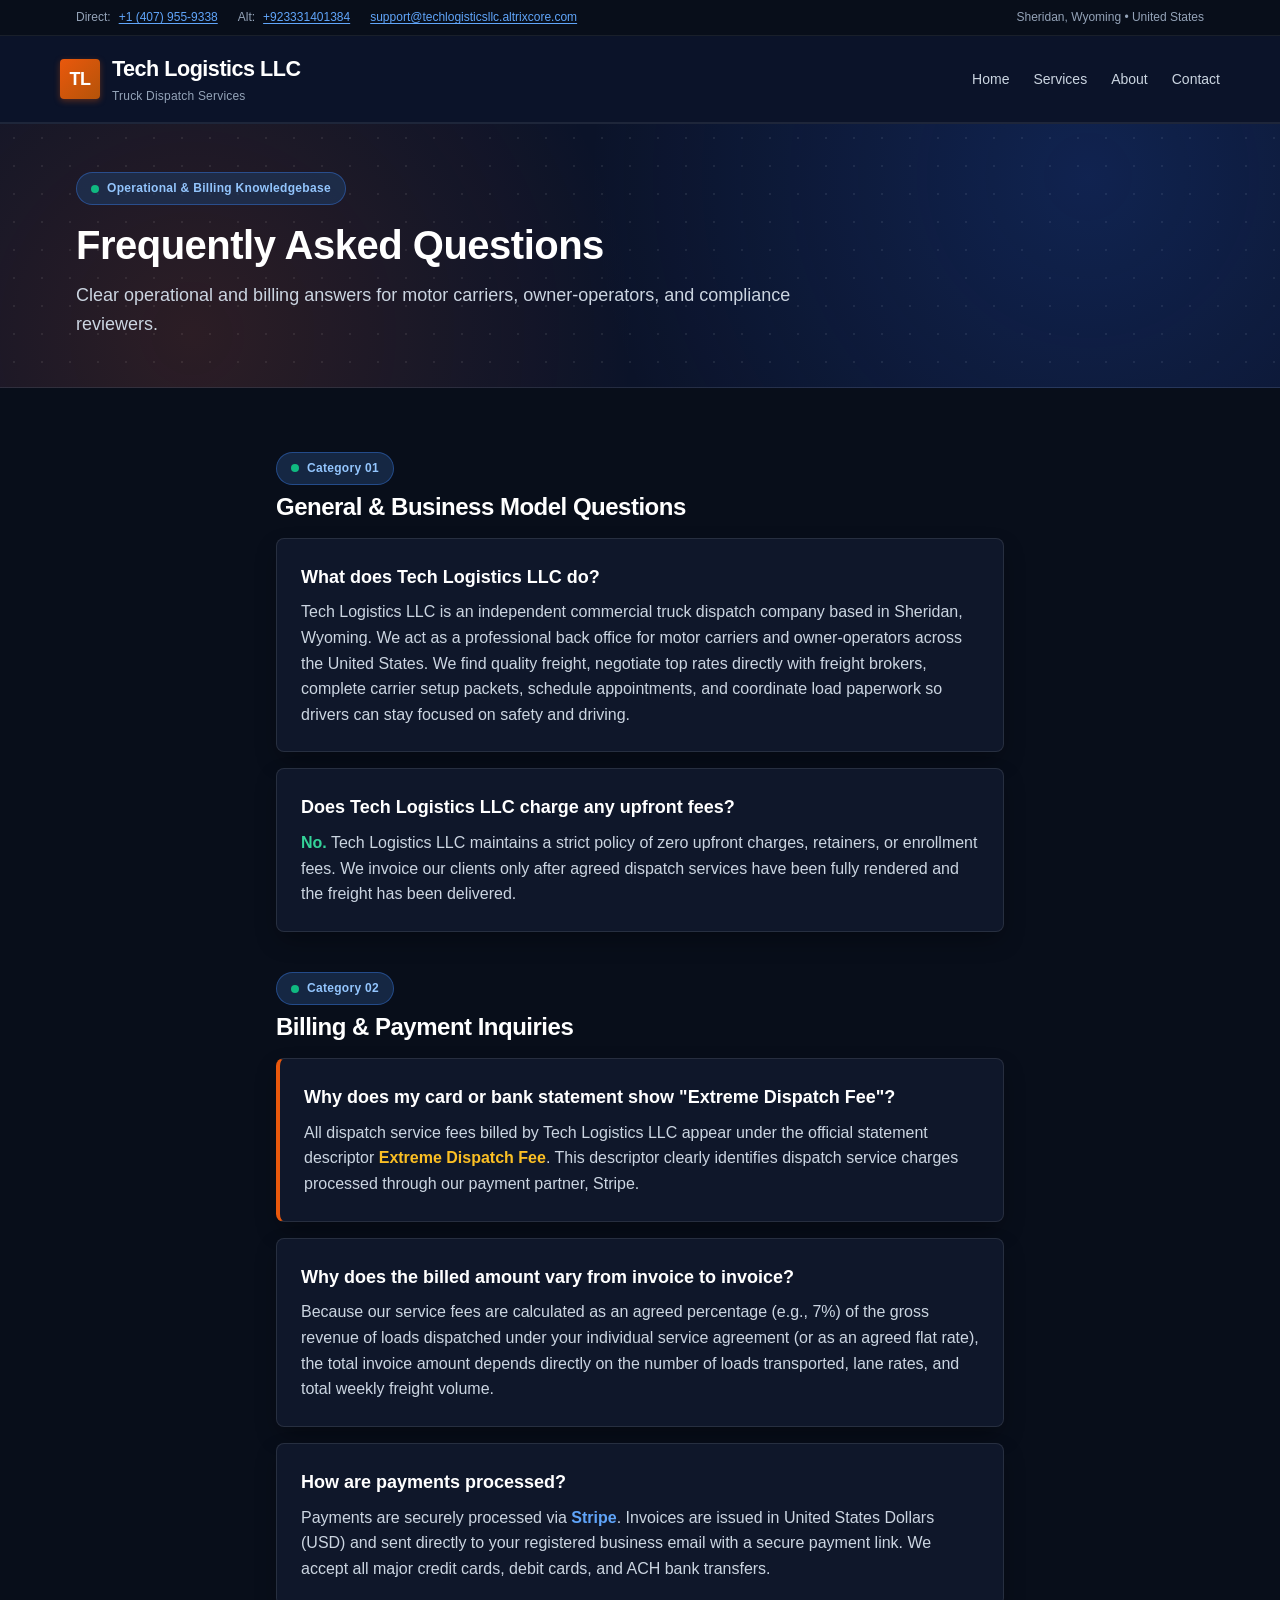
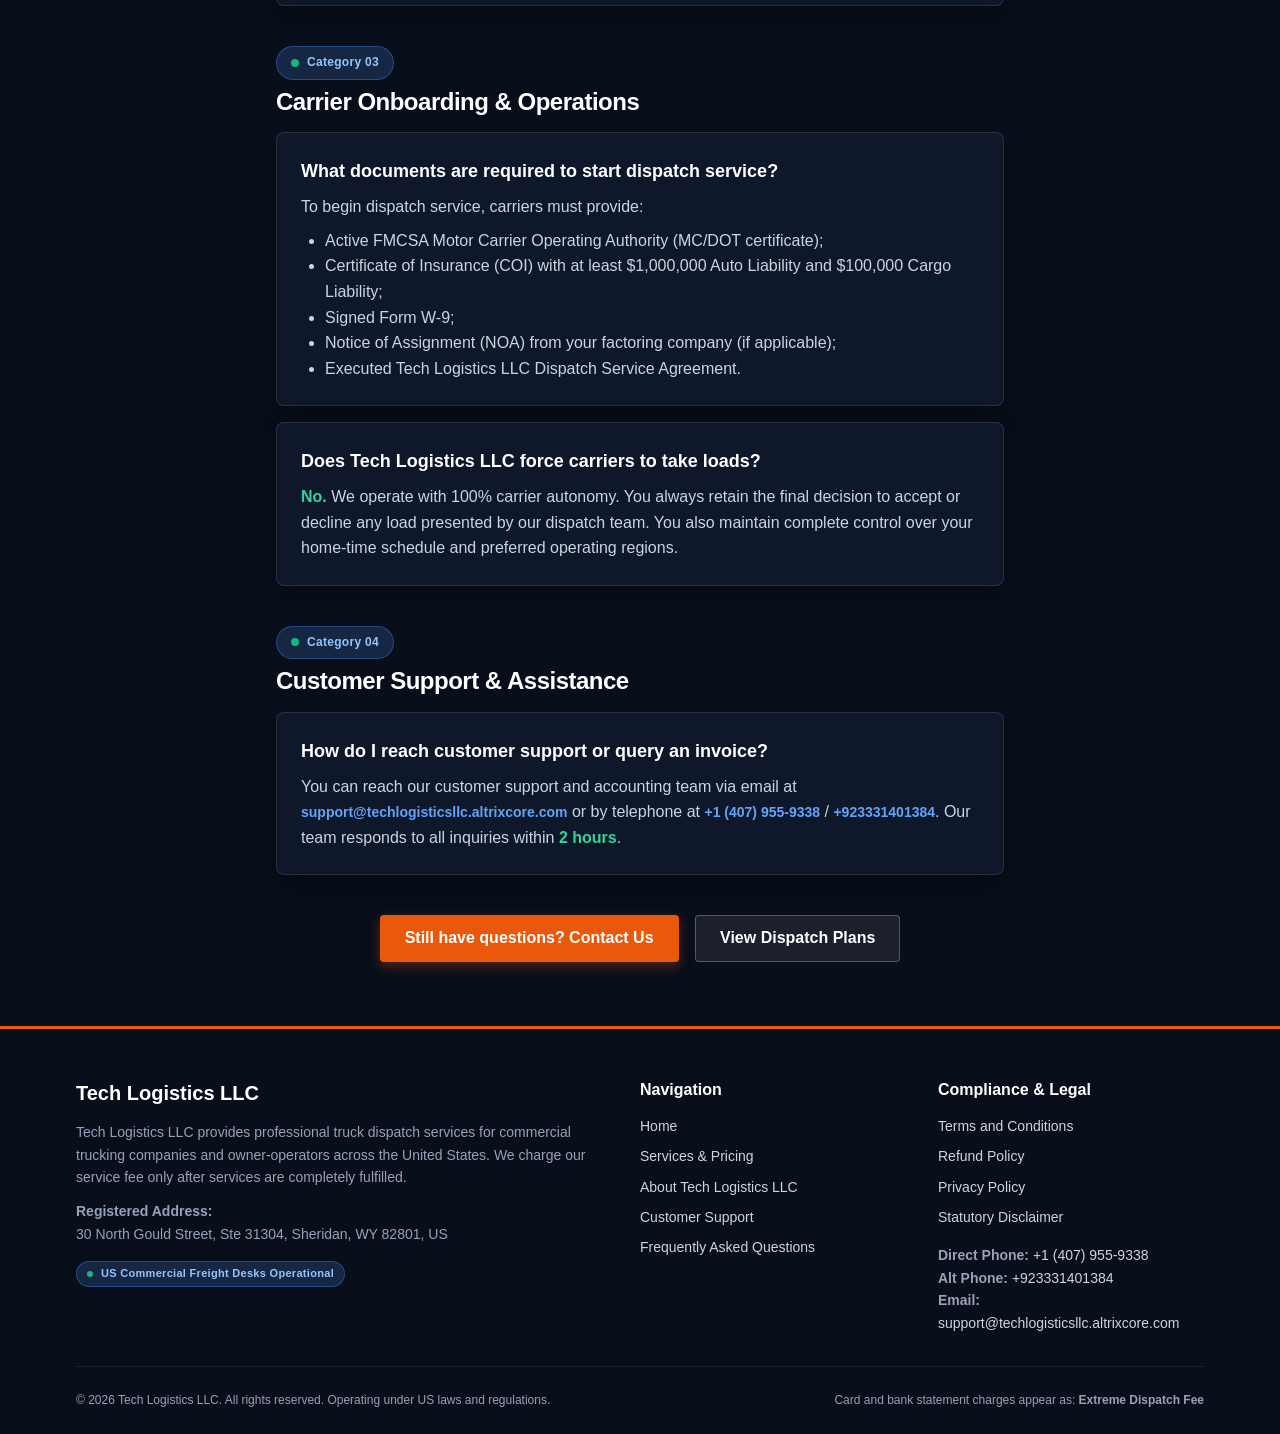
<file: faq.html>
<!DOCTYPE html>
<html lang="en">
<head>
  <meta charset="UTF-8">
  <meta name="viewport" content="width=device-width, initial-scale=1.0">
  <title>Frequently Asked Questions | Tech Logistics LLC</title>
  <meta name="description" content="Common questions regarding truck dispatch services, onboarding requirements, billing timing, and the Extreme Dispatch Fee descriptor at Tech Logistics LLC.">
  <link rel="icon" type="image/svg+xml" href="favicon.svg">
  <link rel="stylesheet" href="styles.css?v=3.1">
</head>
<body>

  <!-- Top Contact Bar -->
  <aside class="header-top-bar" aria-label="Quick contact information">
    <div class="container header-top-inner">
      <div class="header-contact-items">
        <span class="header-contact-item">Direct: <a href="tel:+14079559338">+1 (407) 955-9338</a></span>
        <span class="header-contact-item">Alt: <a href="tel:+923331401384">+923331401384</a></span>
        <span class="header-contact-item"><a href="mailto:support@techlogisticsllc.altrixcore.com">support@techlogisticsllc.altrixcore.com</a></span>
      </div>
      <div>
        <span>Sheridan, Wyoming &bull; United States</span>
      </div>
    </div>
  </aside>

  <!-- Main Header -->
  <header class="site-header">
    <div class="container header-main-inner">
      <a href="index.html" class="logo-area" aria-label="Tech Logistics LLC Home">
        <div class="logo-mark" aria-hidden="true">TL</div>
        <div>
          <span class="logo-text">Tech Logistics LLC</span>
          <span class="logo-subtitle">Truck Dispatch Services</span>
        </div>
      </a>

      <button type="button" class="nav-toggle" aria-expanded="false" aria-controls="primaryNav" aria-label="Toggle navigation menu">
        <svg viewBox="0 0 24 24" aria-hidden="true"><path d="M3 18h18v-2H3v2zm0-5h18v-2H3v2zm0-7v2h18V6H3z"/></svg>
        <span>Menu</span>
      </button>

      <nav class="primary-nav" id="primaryNav" aria-label="Main Navigation">
        <ul>
          <li><a href="index.html">Home</a></li>
          <li><a href="services.html">Services</a></li>
          <li><a href="about.html">About</a></li>
          <li><a href="contact.html">Contact</a></li>
        </ul>
      </nav>
    </div>
  </header>

  <main id="mainContent">
    <!-- Executive Page Hero Banner -->
    <section class="page-hero-executive" aria-labelledby="faqHeroHeading">
      <div class="container">
        <div class="live-pill-badge">
          <span class="pulse-radar" aria-hidden="true"></span>
          <span>Operational &amp; Billing Knowledgebase</span>
        </div>
        <h1 id="faqHeroHeading" class="page-hero-title">Frequently Asked Questions</h1>
        <p class="page-hero-lead">
          Clear operational and billing answers for motor carriers, owner-operators, and compliance reviewers.
        </p>
      </div>
    </section>

    <!-- FAQ Content Section -->
    <section class="section">
      <div class="container content-measure">
        
        <!-- Category 1 -->
        <div style="margin-bottom: var(--space-10);">
          <div class="live-pill-badge" style="margin-bottom: var(--space-2);">
            <span class="pulse-radar" aria-hidden="true"></span>
            <span>Category 01</span>
          </div>
          <h2 class="section-title" style="font-size: var(--font-size-xl);">General &amp; Business Model Questions</h2>

          <div style="display: flex; flex-direction: column; gap: var(--space-4); margin-top: var(--space-4);">
            <div class="service-card" style="padding: var(--space-6);">
              <h3 style="color: #ffffff; font-size: var(--font-size-md); margin-bottom: var(--space-2);">What does Tech Logistics LLC do?</h3>
              <p style="color: #cbd5e1; margin: 0;">
                Tech Logistics LLC is an independent commercial truck dispatch company based in Sheridan, Wyoming. We act as a professional back office for motor carriers and owner-operators across the United States. We find quality freight, negotiate top rates directly with freight brokers, complete carrier setup packets, schedule appointments, and coordinate load paperwork so drivers can stay focused on safety and driving.
              </p>
            </div>

            <div class="service-card" style="padding: var(--space-6);">
              <h3 style="color: #ffffff; font-size: var(--font-size-md); margin-bottom: var(--space-2);">Does Tech Logistics LLC charge any upfront fees?</h3>
              <p style="color: #cbd5e1; margin: 0;">
                <strong style="color: #34d399;">No.</strong> Tech Logistics LLC maintains a strict policy of zero upfront charges, retainers, or enrollment fees. We invoice our clients only after agreed dispatch services have been fully rendered and the freight has been delivered.
              </p>
            </div>
          </div>
        </div>

        <!-- Category 2 -->
        <div style="margin-bottom: var(--space-10);">
          <div class="live-pill-badge" style="margin-bottom: var(--space-2);">
            <span class="pulse-radar" aria-hidden="true"></span>
            <span>Category 02</span>
          </div>
          <h2 class="section-title" style="font-size: var(--font-size-xl);">Billing &amp; Payment Inquiries</h2>

          <div style="display: flex; flex-direction: column; gap: var(--space-4); margin-top: var(--space-4);">
            <div class="service-card" style="padding: var(--space-6); border-left: 4px solid var(--color-brand-accent);">
              <h3 style="color: #ffffff; font-size: var(--font-size-md); margin-bottom: var(--space-2);">Why does my card or bank statement show "Extreme Dispatch Fee"?</h3>
              <p style="color: #cbd5e1; margin: 0;">
                All dispatch service fees billed by Tech Logistics LLC appear under the official statement descriptor <strong style="color: #fbbf24;">Extreme Dispatch Fee</strong>. This descriptor clearly identifies dispatch service charges processed through our payment partner, Stripe.
              </p>
            </div>

            <div class="service-card" style="padding: var(--space-6);">
              <h3 style="color: #ffffff; font-size: var(--font-size-md); margin-bottom: var(--space-2);">Why does the billed amount vary from invoice to invoice?</h3>
              <p style="color: #cbd5e1; margin: 0;">
                Because our service fees are calculated as an agreed percentage (e.g., 7%) of the gross revenue of loads dispatched under your individual service agreement (or as an agreed flat rate), the total invoice amount depends directly on the number of loads transported, lane rates, and total weekly freight volume.
              </p>
            </div>

            <div class="service-card" style="padding: var(--space-6);">
              <h3 style="color: #ffffff; font-size: var(--font-size-md); margin-bottom: var(--space-2);">How are payments processed?</h3>
              <p style="color: #cbd5e1; margin: 0;">
                Payments are securely processed via <strong style="color: #60a5fa;">Stripe</strong>. Invoices are issued in United States Dollars (USD) and sent directly to your registered business email with a secure payment link. We accept all major credit cards, debit cards, and ACH bank transfers.
              </p>
            </div>
          </div>
        </div>

        <!-- Category 3 -->
        <div style="margin-bottom: var(--space-10);">
          <div class="live-pill-badge" style="margin-bottom: var(--space-2);">
            <span class="pulse-radar" aria-hidden="true"></span>
            <span>Category 03</span>
          </div>
          <h2 class="section-title" style="font-size: var(--font-size-xl);">Carrier Onboarding &amp; Operations</h2>

          <div style="display: flex; flex-direction: column; gap: var(--space-4); margin-top: var(--space-4);">
            <div class="service-card" style="padding: var(--space-6);">
              <h3 style="color: #ffffff; font-size: var(--font-size-md); margin-bottom: var(--space-2);">What documents are required to start dispatch service?</h3>
              <p style="color: #cbd5e1; margin-bottom: var(--space-2);">To begin dispatch service, carriers must provide:</p>
              <ul style="color: #cbd5e1; margin-left: var(--space-6);">
                <li>Active FMCSA Motor Carrier Operating Authority (MC/DOT certificate);</li>
                <li>Certificate of Insurance (COI) with at least $1,000,000 Auto Liability and $100,000 Cargo Liability;</li>
                <li>Signed Form W-9;</li>
                <li>Notice of Assignment (NOA) from your factoring company (if applicable);</li>
                <li>Executed Tech Logistics LLC Dispatch Service Agreement.</li>
              </ul>
            </div>

            <div class="service-card" style="padding: var(--space-6);">
              <h3 style="color: #ffffff; font-size: var(--font-size-md); margin-bottom: var(--space-2);">Does Tech Logistics LLC force carriers to take loads?</h3>
              <p style="color: #cbd5e1; margin: 0;">
                <strong style="color: #34d399;">No.</strong> We operate with 100% carrier autonomy. You always retain the final decision to accept or decline any load presented by our dispatch team. You also maintain complete control over your home-time schedule and preferred operating regions.
              </p>
            </div>
          </div>
        </div>

        <!-- Category 4 -->
        <div>
          <div class="live-pill-badge" style="margin-bottom: var(--space-2);">
            <span class="pulse-radar" aria-hidden="true"></span>
            <span>Category 04</span>
          </div>
          <h2 class="section-title" style="font-size: var(--font-size-xl);">Customer Support &amp; Assistance</h2>

          <div style="display: flex; flex-direction: column; gap: var(--space-4); margin-top: var(--space-4);">
            <div class="service-card" style="padding: var(--space-6);">
              <h3 style="color: #ffffff; font-size: var(--font-size-md); margin-bottom: var(--space-2);">How do I reach customer support or query an invoice?</h3>
              <p style="color: #cbd5e1; margin: 0;">
                You can reach our customer support and accounting team via email at <a href="mailto:support@techlogisticsllc.altrixcore.com" style="color: #60a5fa; font-weight: 700;">support@techlogisticsllc.altrixcore.com</a> or by telephone at <a href="tel:+14079559338" style="color: #60a5fa; font-weight: 700;">+1 (407) 955-9338</a> / <a href="tel:+923331401384" style="color: #60a5fa; font-weight: 700;">+923331401384</a>. Our team responds to all inquiries within <strong style="color: #34d399;">2 hours</strong>.
              </p>
            </div>
          </div>
        </div>

        <div style="margin-top: var(--space-10); text-align: center;">
          <a href="contact.html" class="btn btn-primary">Still have questions? Contact Us</a>
          <a href="services.html" class="btn btn-outline-white" style="margin-left: var(--space-3);">View Dispatch Plans</a>
        </div>

      </div>
    </section>
  </main>

  <!-- Site Footer -->
  <footer class="site-footer">
    <div class="container">
      <div class="footer-grid">
        <div class="footer-company-col">
          <h3>Tech Logistics LLC</h3>
          <p>
            Tech Logistics LLC provides professional truck dispatch services for commercial trucking companies and owner-operators across the United States. We charge our service fee only after services are completely fulfilled.
          </p>
          <address class="footer-address-block"><strong>Registered Address:</strong><br>30 North Gould Street, Ste 31304, Sheridan, WY 82801, US</address>
          <div style="margin-top: var(--space-4);">
            <span class="live-pill-badge" style="font-size: 11px; padding: 3px 10px; margin-bottom: 0;">
              <span class="pulse-radar" style="width: 6px; height: 6px;" aria-hidden="true"></span>
              <span>US Commercial Freight Desks Operational</span>
            </span>
          </div>
        </div>

        <div class="footer-col">
          <h4>Navigation</h4>
          <ul>
            <li><a href="index.html">Home</a></li>
            <li><a href="services.html">Services &amp; Pricing</a></li>
            <li><a href="about.html">About Tech Logistics LLC</a></li>
            <li><a href="contact.html">Customer Support</a></li>
            <li><a href="faq.html">Frequently Asked Questions</a></li>
          </ul>
        </div>

        <div class="footer-col">
          <h4>Compliance &amp; Legal</h4>
          <ul>
            <li><a href="terms.html">Terms and Conditions</a></li>
            <li><a href="refund-policy.html">Refund Policy</a></li>
            <li><a href="privacy.html">Privacy Policy</a></li>
            <li><a href="disclaimer.html">Statutory Disclaimer</a></li>
          </ul>
          <div style="margin-top: var(--space-4);">
            <p><strong>Direct Phone:</strong> <a href="tel:+14079559338">+1 (407) 955-9338</a></p>
            <p><strong>Alt Phone:</strong> <a href="tel:+923331401384">+923331401384</a></p>
            <p><strong>Email:</strong> <a href="mailto:support@techlogisticsllc.altrixcore.com">support@techlogisticsllc.altrixcore.com</a></p>
          </div>
        </div>
      </div>

      <div class="footer-bottom">
        <p>&copy; <span class="current-year">2026</span> Tech Logistics LLC. All rights reserved. Operating under US laws and regulations.</p>
        <p>Card and bank statement charges appear as: <strong>Extreme Dispatch Fee</strong></p>
      </div>
    </div>
  </footer>

  <script src="script.js"></script>
</body>
</html>
</file>
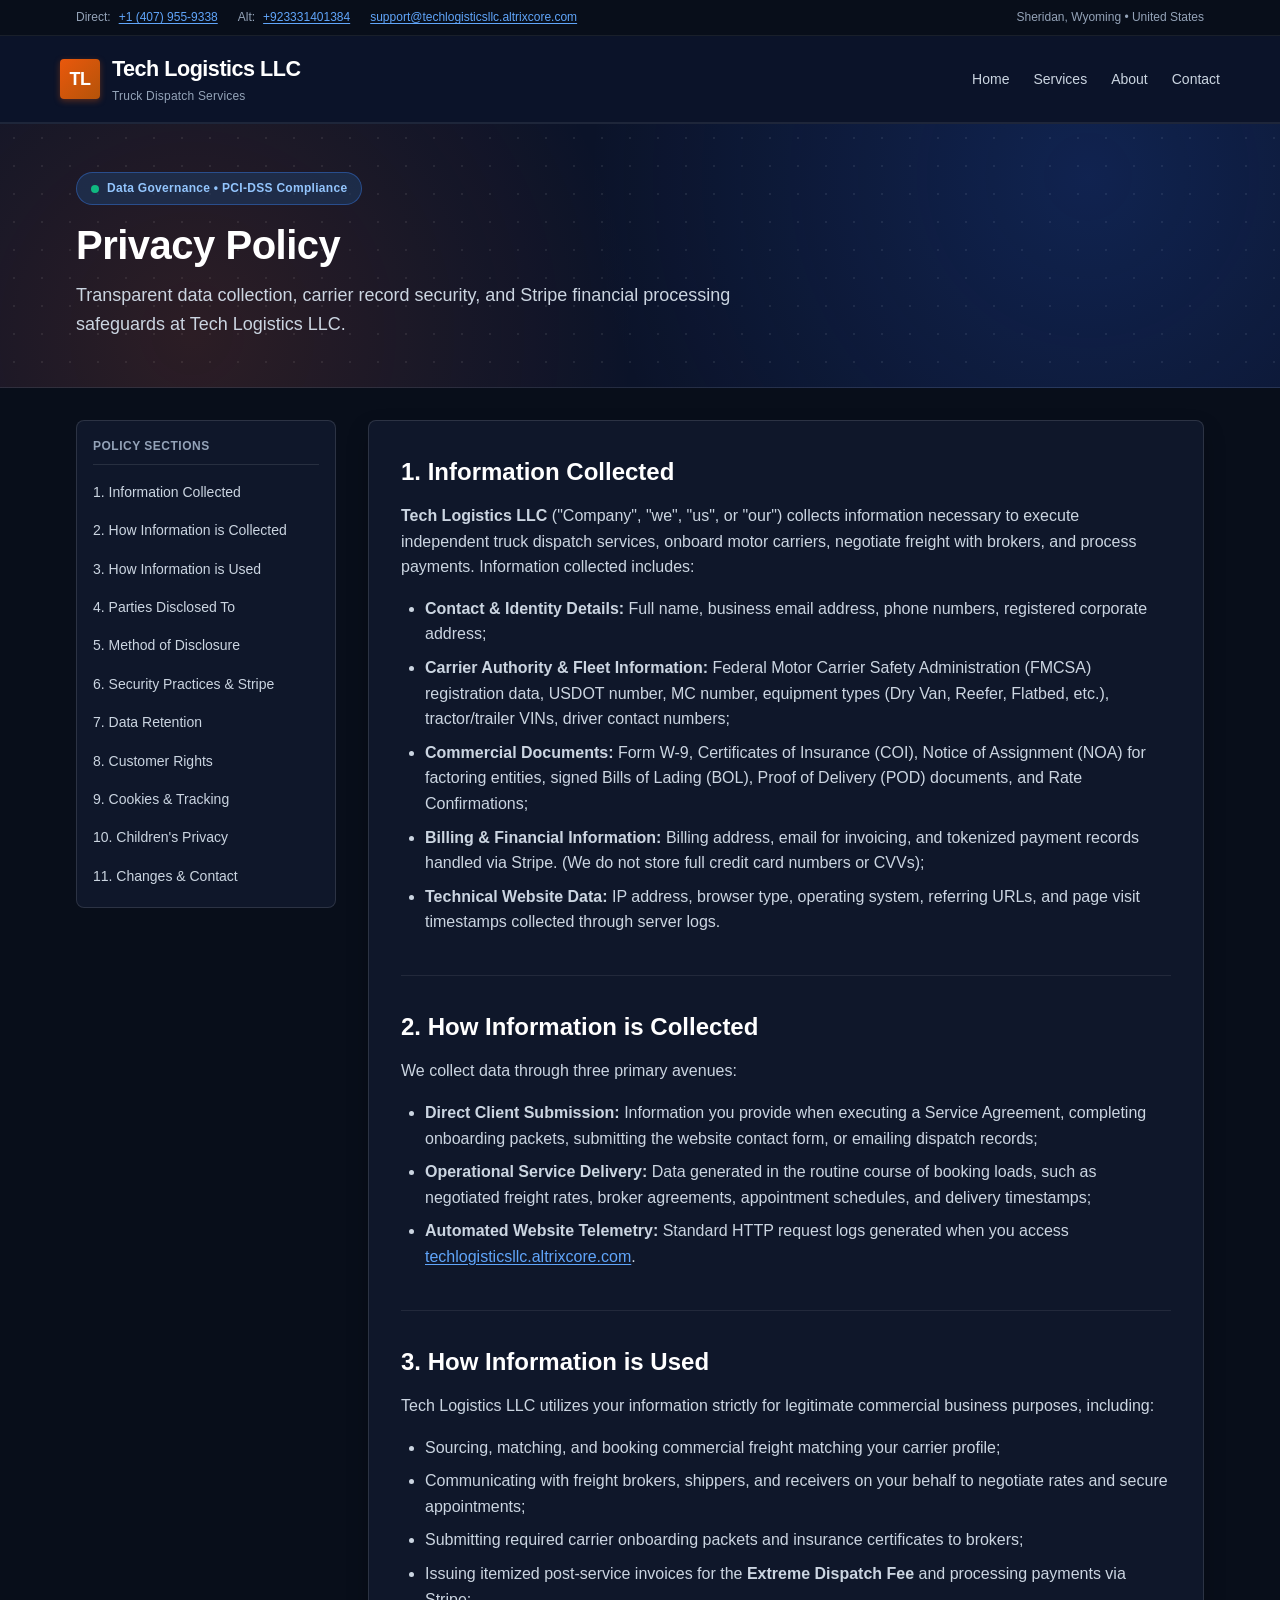
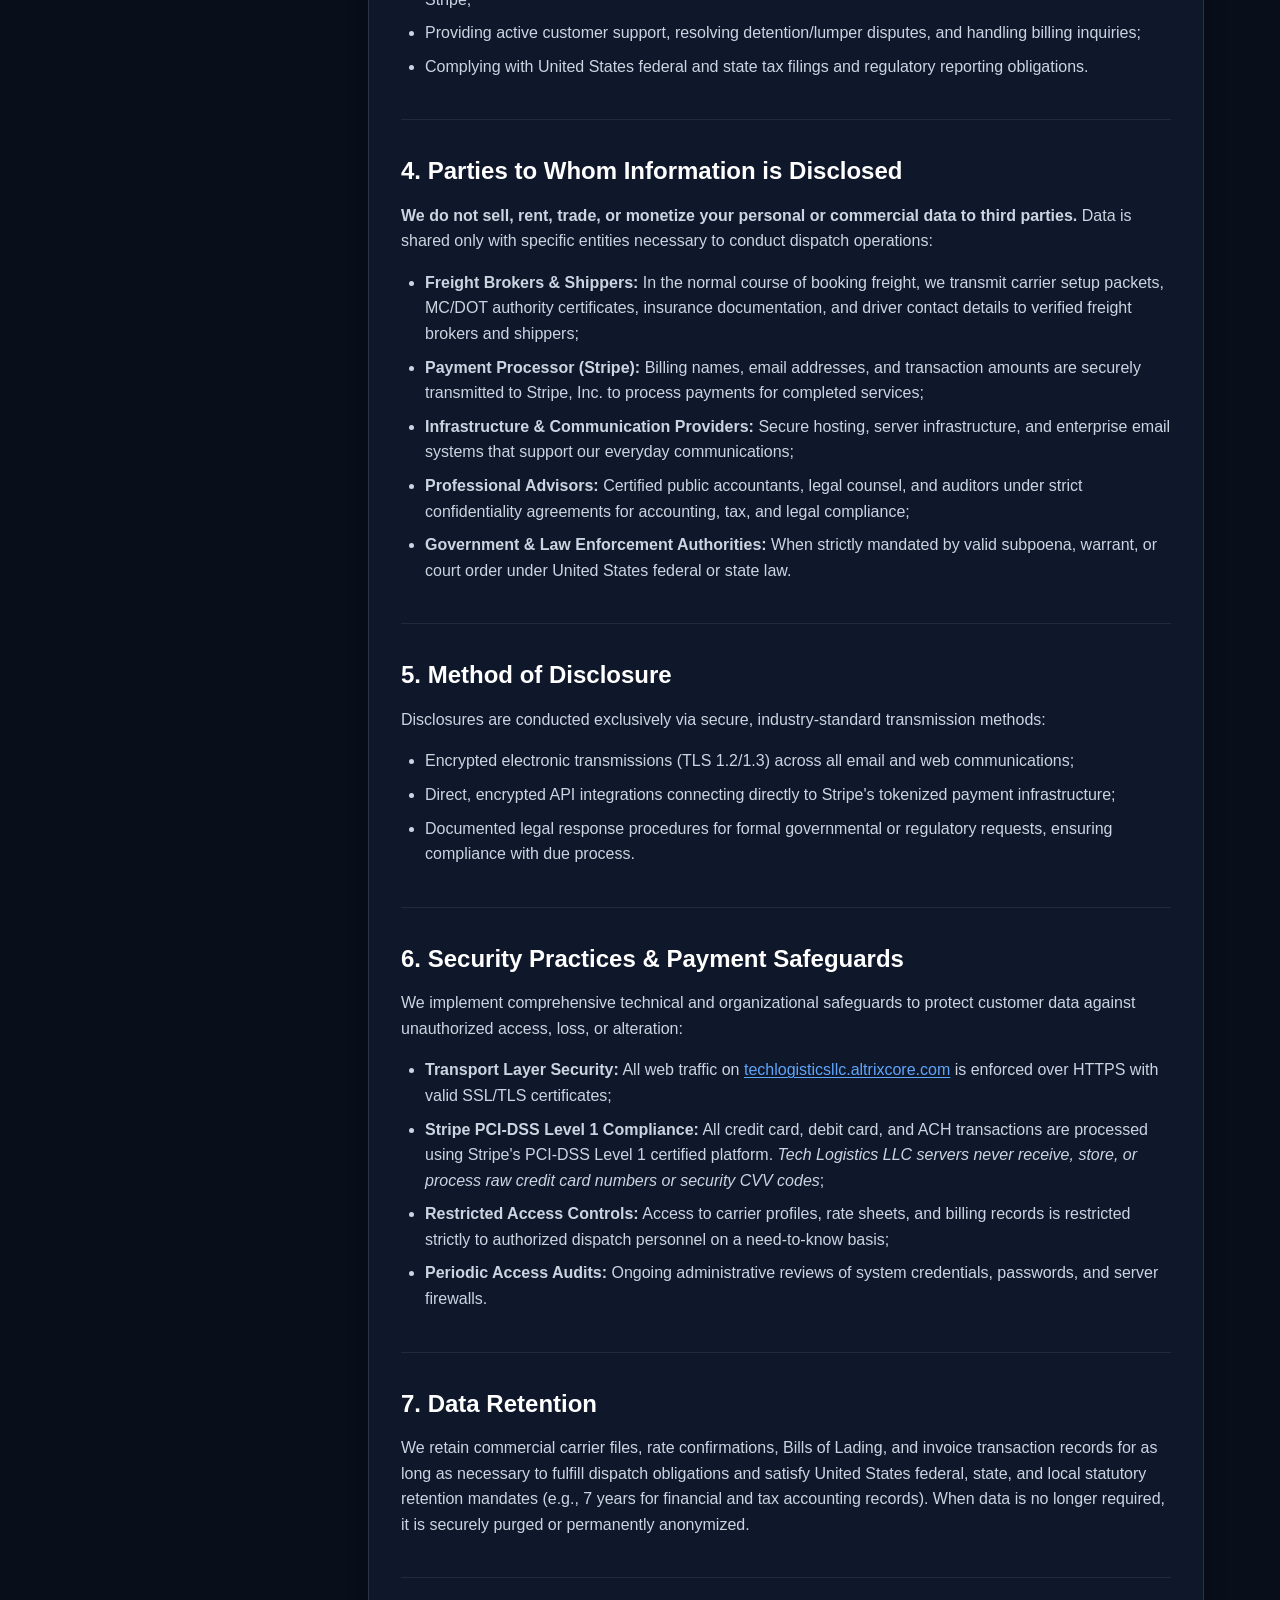
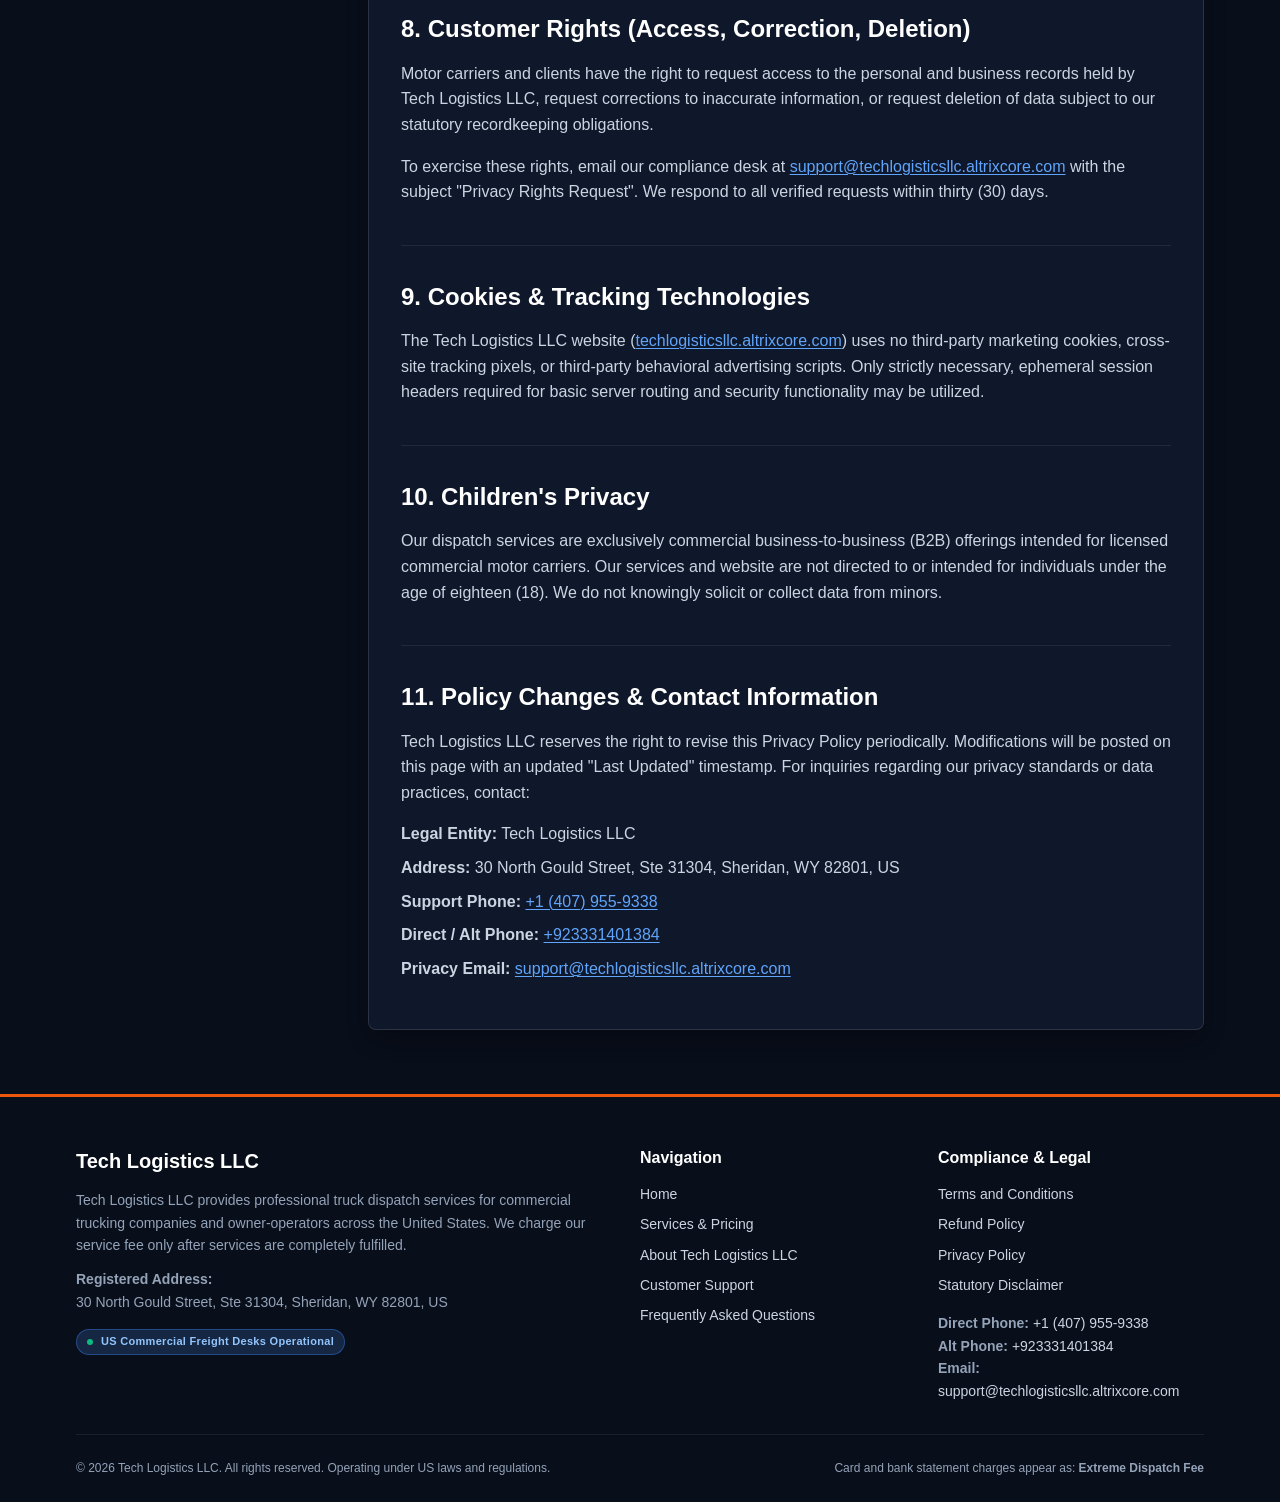
<file: privacy.html>
<!DOCTYPE html>
<html lang="en">
<head>
  <meta charset="UTF-8">
  <meta name="viewport" content="width=device-width, initial-scale=1.0">
  <title>Privacy Policy | Tech Logistics LLC</title>
  <meta name="description" content="Privacy Policy for Tech Logistics LLC detailing data collection, Stripe payment processing security, carrier information disclosure practices, and compliance.">
  <link rel="icon" type="image/svg+xml" href="favicon.svg">
  <link rel="stylesheet" href="styles.css?v=3.1">
</head>
<body>

  <!-- Top Contact Bar -->
  <aside class="header-top-bar" aria-label="Quick contact information">
    <div class="container header-top-inner">
      <div class="header-contact-items">
        <span class="header-contact-item">Direct: <a href="tel:+14079559338">+1 (407) 955-9338</a></span>
        <span class="header-contact-item">Alt: <a href="tel:+923331401384">+923331401384</a></span>
        <span class="header-contact-item"><a href="mailto:support@techlogisticsllc.altrixcore.com">support@techlogisticsllc.altrixcore.com</a></span>
      </div>
      <div>
        <span>Sheridan, Wyoming &bull; United States</span>
      </div>
    </div>
  </aside>

  <!-- Main Header -->
  <header class="site-header">
    <div class="container header-main-inner">
      <a href="index.html" class="logo-area" aria-label="Tech Logistics LLC Home">
        <div class="logo-mark" aria-hidden="true">TL</div>
        <div>
          <span class="logo-text">Tech Logistics LLC</span>
          <span class="logo-subtitle">Truck Dispatch Services</span>
        </div>
      </a>

      <button type="button" class="nav-toggle" aria-expanded="false" aria-controls="primaryNav" aria-label="Toggle navigation menu">
        <svg viewBox="0 0 24 24" aria-hidden="true"><path d="M3 18h18v-2H3v2zm0-5h18v-2H3v2zm0-7v2h18V6H3z"/></svg>
        <span>Menu</span>
      </button>

      <nav class="primary-nav" id="primaryNav" aria-label="Main Navigation">
        <ul>
          <li><a href="index.html">Home</a></li>
          <li><a href="services.html">Services</a></li>
          <li><a href="about.html">About</a></li>
          <li><a href="contact.html">Contact</a></li>
        </ul>
      </nav>
    </div>
  </header>

  <main id="mainContent">
    <!-- Executive Page Hero Banner -->
    <section class="page-hero-executive" aria-labelledby="privacyHeroHeading">
      <div class="container">
        <div class="live-pill-badge">
          <span class="pulse-radar" aria-hidden="true"></span>
          <span>Data Governance &bull; PCI-DSS Compliance</span>
        </div>
        <h1 id="privacyHeroHeading" class="page-hero-title">Privacy Policy</h1>
        <p class="page-hero-lead">
          Transparent data collection, carrier record security, and Stripe financial processing safeguards at Tech Logistics LLC.
        </p>
      </div>
    </section>

    <div class="container">
      <div class="legal-layout">
        
        <!-- Table of Contents Navigation -->
        <nav class="toc-nav" aria-label="Table of Contents">
          <h2 class="toc-title">Policy Sections</h2>
          <ul class="toc-list">
            <li><a href="#info-collected">1. Information Collected</a></li>
            <li><a href="#how-collected">2. How Information is Collected</a></li>
            <li><a href="#how-used">3. How Information is Used</a></li>
            <li><a href="#parties-disclosed">4. Parties Disclosed To</a></li>
            <li><a href="#methods-disclosure">5. Method of Disclosure</a></li>
            <li><a href="#security-practices">6. Security Practices &amp; Stripe</a></li>
            <li><a href="#data-retention">7. Data Retention</a></li>
            <li><a href="#customer-rights">8. Customer Rights</a></li>
            <li><a href="#cookies">9. Cookies &amp; Tracking</a></li>
            <li><a href="#childrens-privacy">10. Children's Privacy</a></li>
            <li><a href="#policy-changes">11. Changes &amp; Contact</a></li>
          </ul>
        </nav>

        <!-- Document Body -->
        <article class="legal-content">

          <section id="info-collected">
            <h2>1. Information Collected</h2>
            <p>
              <strong>Tech Logistics LLC</strong> ("Company", "we", "us", or "our") collects information necessary to execute independent truck dispatch services, onboard motor carriers, negotiate freight with brokers, and process payments. Information collected includes:
            </p>
            <ul>
              <li><strong>Contact &amp; Identity Details:</strong> Full name, business email address, phone numbers, registered corporate address;</li>
              <li><strong>Carrier Authority &amp; Fleet Information:</strong> Federal Motor Carrier Safety Administration (FMCSA) registration data, USDOT number, MC number, equipment types (Dry Van, Reefer, Flatbed, etc.), tractor/trailer VINs, driver contact numbers;</li>
              <li><strong>Commercial Documents:</strong> Form W-9, Certificates of Insurance (COI), Notice of Assignment (NOA) for factoring entities, signed Bills of Lading (BOL), Proof of Delivery (POD) documents, and Rate Confirmations;</li>
              <li><strong>Billing &amp; Financial Information:</strong> Billing address, email for invoicing, and tokenized payment records handled via Stripe. (We do not store full credit card numbers or CVVs);</li>
              <li><strong>Technical Website Data:</strong> IP address, browser type, operating system, referring URLs, and page visit timestamps collected through server logs.</li>
            </ul>
          </section>

          <section id="how-collected">
            <h2>2. How Information is Collected</h2>
            <p>We collect data through three primary avenues:</p>
            <ul>
              <li><strong>Direct Client Submission:</strong> Information you provide when executing a Service Agreement, completing onboarding packets, submitting the website contact form, or emailing dispatch records;</li>
              <li><strong>Operational Service Delivery:</strong> Data generated in the routine course of booking loads, such as negotiated freight rates, broker agreements, appointment schedules, and delivery timestamps;</li>
              <li><strong>Automated Website Telemetry:</strong> Standard HTTP request logs generated when you access <a href="https://techlogisticsllc.altrixcore.com/">techlogisticsllc.altrixcore.com</a>.</li>
            </ul>
          </section>

          <section id="how-used">
            <h2>3. How Information is Used</h2>
            <p>Tech Logistics LLC utilizes your information strictly for legitimate commercial business purposes, including:</p>
            <ul>
              <li>Sourcing, matching, and booking commercial freight matching your carrier profile;</li>
              <li>Communicating with freight brokers, shippers, and receivers on your behalf to negotiate rates and secure appointments;</li>
              <li>Submitting required carrier onboarding packets and insurance certificates to brokers;</li>
              <li>Issuing itemized post-service invoices for the <strong>Extreme Dispatch Fee</strong> and processing payments via Stripe;</li>
              <li>Providing active customer support, resolving detention/lumper disputes, and handling billing inquiries;</li>
              <li>Complying with United States federal and state tax filings and regulatory reporting obligations.</li>
            </ul>
          </section>

          <section id="parties-disclosed">
            <h2>4. Parties to Whom Information is Disclosed</h2>
            <p>
              <strong>We do not sell, rent, trade, or monetize your personal or commercial data to third parties.</strong> Data is shared only with specific entities necessary to conduct dispatch operations:
            </p>
            <ul>
              <li><strong>Freight Brokers &amp; Shippers:</strong> In the normal course of booking freight, we transmit carrier setup packets, MC/DOT authority certificates, insurance documentation, and driver contact details to verified freight brokers and shippers;</li>
              <li><strong>Payment Processor (Stripe):</strong> Billing names, email addresses, and transaction amounts are securely transmitted to Stripe, Inc. to process payments for completed services;</li>
              <li><strong>Infrastructure &amp; Communication Providers:</strong> Secure hosting, server infrastructure, and enterprise email systems that support our everyday communications;</li>
              <li><strong>Professional Advisors:</strong> Certified public accountants, legal counsel, and auditors under strict confidentiality agreements for accounting, tax, and legal compliance;</li>
              <li><strong>Government &amp; Law Enforcement Authorities:</strong> When strictly mandated by valid subpoena, warrant, or court order under United States federal or state law.</li>
            </ul>
          </section>

          <section id="methods-disclosure">
            <h2>5. Method of Disclosure</h2>
            <p>
              Disclosures are conducted exclusively via secure, industry-standard transmission methods:
            </p>
            <ul>
              <li>Encrypted electronic transmissions (TLS 1.2/1.3) across all email and web communications;</li>
              <li>Direct, encrypted API integrations connecting directly to Stripe's tokenized payment infrastructure;</li>
              <li>Documented legal response procedures for formal governmental or regulatory requests, ensuring compliance with due process.</li>
            </ul>
          </section>

          <section id="security-practices">
            <h2>6. Security Practices &amp; Payment Safeguards</h2>
            <p>
              We implement comprehensive technical and organizational safeguards to protect customer data against unauthorized access, loss, or alteration:
            </p>
            <ul>
              <li><strong>Transport Layer Security:</strong> All web traffic on <a href="https://techlogisticsllc.altrixcore.com/">techlogisticsllc.altrixcore.com</a> is enforced over HTTPS with valid SSL/TLS certificates;</li>
              <li><strong>Stripe PCI-DSS Level 1 Compliance:</strong> All credit card, debit card, and ACH transactions are processed using Stripe's PCI-DSS Level 1 certified platform. <em>Tech Logistics LLC servers never receive, store, or process raw credit card numbers or security CVV codes</em>;</li>
              <li><strong>Restricted Access Controls:</strong> Access to carrier profiles, rate sheets, and billing records is restricted strictly to authorized dispatch personnel on a need-to-know basis;</li>
              <li><strong>Periodic Access Audits:</strong> Ongoing administrative reviews of system credentials, passwords, and server firewalls.</li>
            </ul>
          </section>

          <section id="data-retention">
            <h2>7. Data Retention</h2>
            <p>
              We retain commercial carrier files, rate confirmations, Bills of Lading, and invoice transaction records for as long as necessary to fulfill dispatch obligations and satisfy United States federal, state, and local statutory retention mandates (e.g., 7 years for financial and tax accounting records). When data is no longer required, it is securely purged or permanently anonymized.
            </p>
          </section>

          <section id="customer-rights">
            <h2>8. Customer Rights (Access, Correction, Deletion)</h2>
            <p>
              Motor carriers and clients have the right to request access to the personal and business records held by Tech Logistics LLC, request corrections to inaccurate information, or request deletion of data subject to our statutory recordkeeping obligations.
            </p>
            <p>
              To exercise these rights, email our compliance desk at <a href="mailto:support@techlogisticsllc.altrixcore.com">support@techlogisticsllc.altrixcore.com</a> with the subject "Privacy Rights Request". We respond to all verified requests within thirty (30) days.
            </p>
          </section>

          <section id="cookies">
            <h2>9. Cookies &amp; Tracking Technologies</h2>
            <p>
              The Tech Logistics LLC website (<a href="https://techlogisticsllc.altrixcore.com/">techlogisticsllc.altrixcore.com</a>) uses no third-party marketing cookies, cross-site tracking pixels, or third-party behavioral advertising scripts. Only strictly necessary, ephemeral session headers required for basic server routing and security functionality may be utilized.
            </p>
          </section>

          <section id="childrens-privacy">
            <h2>10. Children's Privacy</h2>
            <p>
              Our dispatch services are exclusively commercial business-to-business (B2B) offerings intended for licensed commercial motor carriers. Our services and website are not directed to or intended for individuals under the age of eighteen (18). We do not knowingly solicit or collect data from minors.
            </p>
          </section>

          <section id="policy-changes">
            <h2>11. Policy Changes &amp; Contact Information</h2>
            <p>
              Tech Logistics LLC reserves the right to revise this Privacy Policy periodically. Modifications will be posted on this page with an updated "Last Updated" timestamp. For inquiries regarding our privacy standards or data practices, contact:
            </p>
            <ul style="list-style: none; margin-left: 0;">
              <li><strong>Legal Entity:</strong> Tech Logistics LLC</li>
              <li><strong>Address:</strong> 30 North Gould Street, Ste 31304, Sheridan, WY 82801, US</li>
              <li><strong>Support Phone:</strong> <a href="tel:+14079559338">+1 (407) 955-9338</a></li>
              <li><strong>Direct / Alt Phone:</strong> <a href="tel:+923331401384">+923331401384</a></li>
              <li><strong>Privacy Email:</strong> <a href="mailto:support@techlogisticsllc.altrixcore.com">support@techlogisticsllc.altrixcore.com</a></li>
            </ul>
          </section>

        </article>

      </div>
    </div>
  </main>

  <!-- Site Footer -->
  <footer class="site-footer">
    <div class="container">
      <div class="footer-grid">
        <div class="footer-company-col">
          <h3>Tech Logistics LLC</h3>
          <p>
            Tech Logistics LLC provides professional truck dispatch services for commercial trucking companies and owner-operators across the United States. We charge our service fee only after services are completely fulfilled.
          </p>
          <address class="footer-address-block"><strong>Registered Address:</strong><br>30 North Gould Street, Ste 31304, Sheridan, WY 82801, US</address>
          <div style="margin-top: var(--space-4);">
            <span class="live-pill-badge" style="font-size: 11px; padding: 3px 10px; margin-bottom: 0;">
              <span class="pulse-radar" style="width: 6px; height: 6px;" aria-hidden="true"></span>
              <span>US Commercial Freight Desks Operational</span>
            </span>
          </div>
        </div>

        <div class="footer-col">
          <h4>Navigation</h4>
          <ul>
            <li><a href="index.html">Home</a></li>
            <li><a href="services.html">Services &amp; Pricing</a></li>
            <li><a href="about.html">About Tech Logistics LLC</a></li>
            <li><a href="contact.html">Customer Support</a></li>
            <li><a href="faq.html">Frequently Asked Questions</a></li>
          </ul>
        </div>

        <div class="footer-col">
          <h4>Compliance &amp; Legal</h4>
          <ul>
            <li><a href="terms.html">Terms and Conditions</a></li>
            <li><a href="refund-policy.html">Refund Policy</a></li>
            <li><a href="privacy.html">Privacy Policy</a></li>
            <li><a href="disclaimer.html">Statutory Disclaimer</a></li>
          </ul>
          <div style="margin-top: var(--space-4);">
            <p><strong>Direct Phone:</strong> <a href="tel:+14079559338">+1 (407) 955-9338</a></p>
            <p><strong>Alt Phone:</strong> <a href="tel:+923331401384">+923331401384</a></p>
            <p><strong>Email:</strong> <a href="mailto:support@techlogisticsllc.altrixcore.com">support@techlogisticsllc.altrixcore.com</a></p>
          </div>
        </div>
      </div>

      <div class="footer-bottom">
        <p>&copy; <span class="current-year">2026</span> Tech Logistics LLC. All rights reserved. Operating under US laws and regulations.</p>
        <p>Card and bank statement charges appear as: <strong>Extreme Dispatch Fee</strong></p>
      </div>
    </div>
  </footer>

  <script src="script.js"></script>
</body>
</html>
</file>
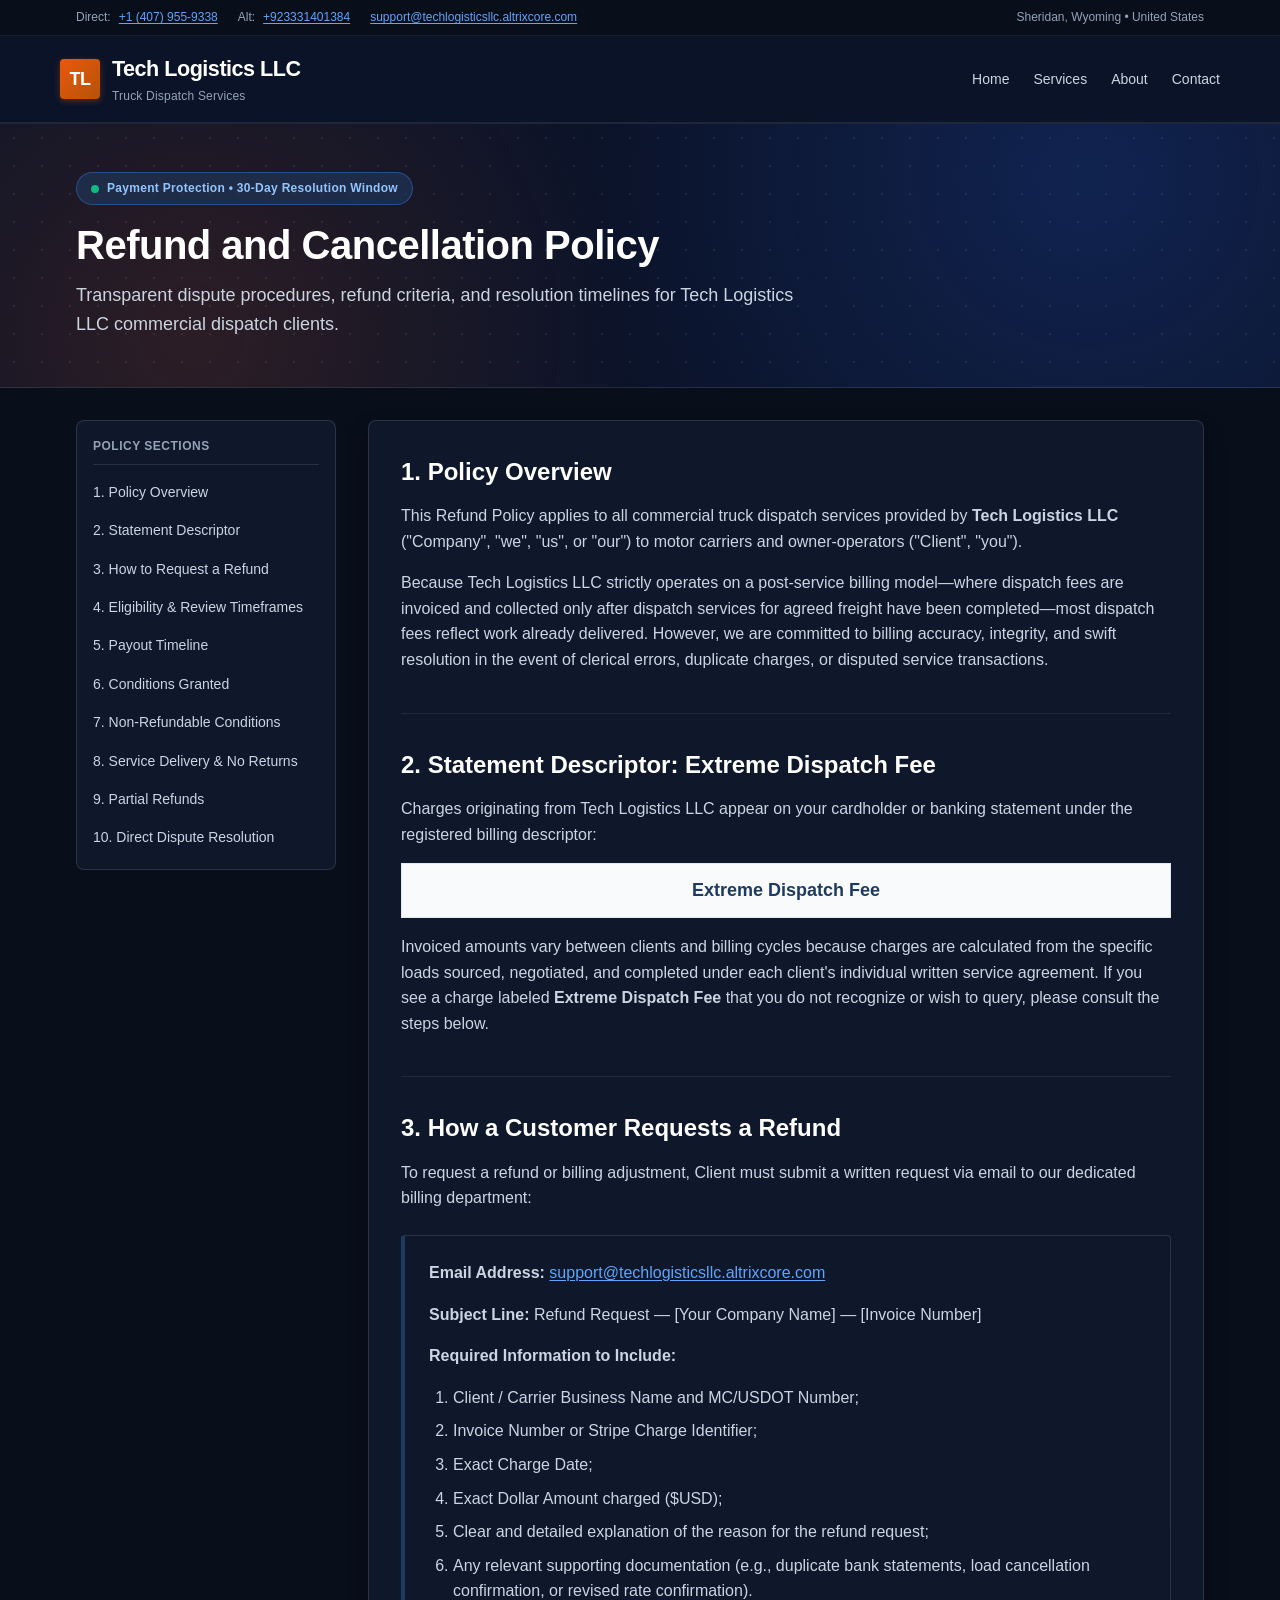
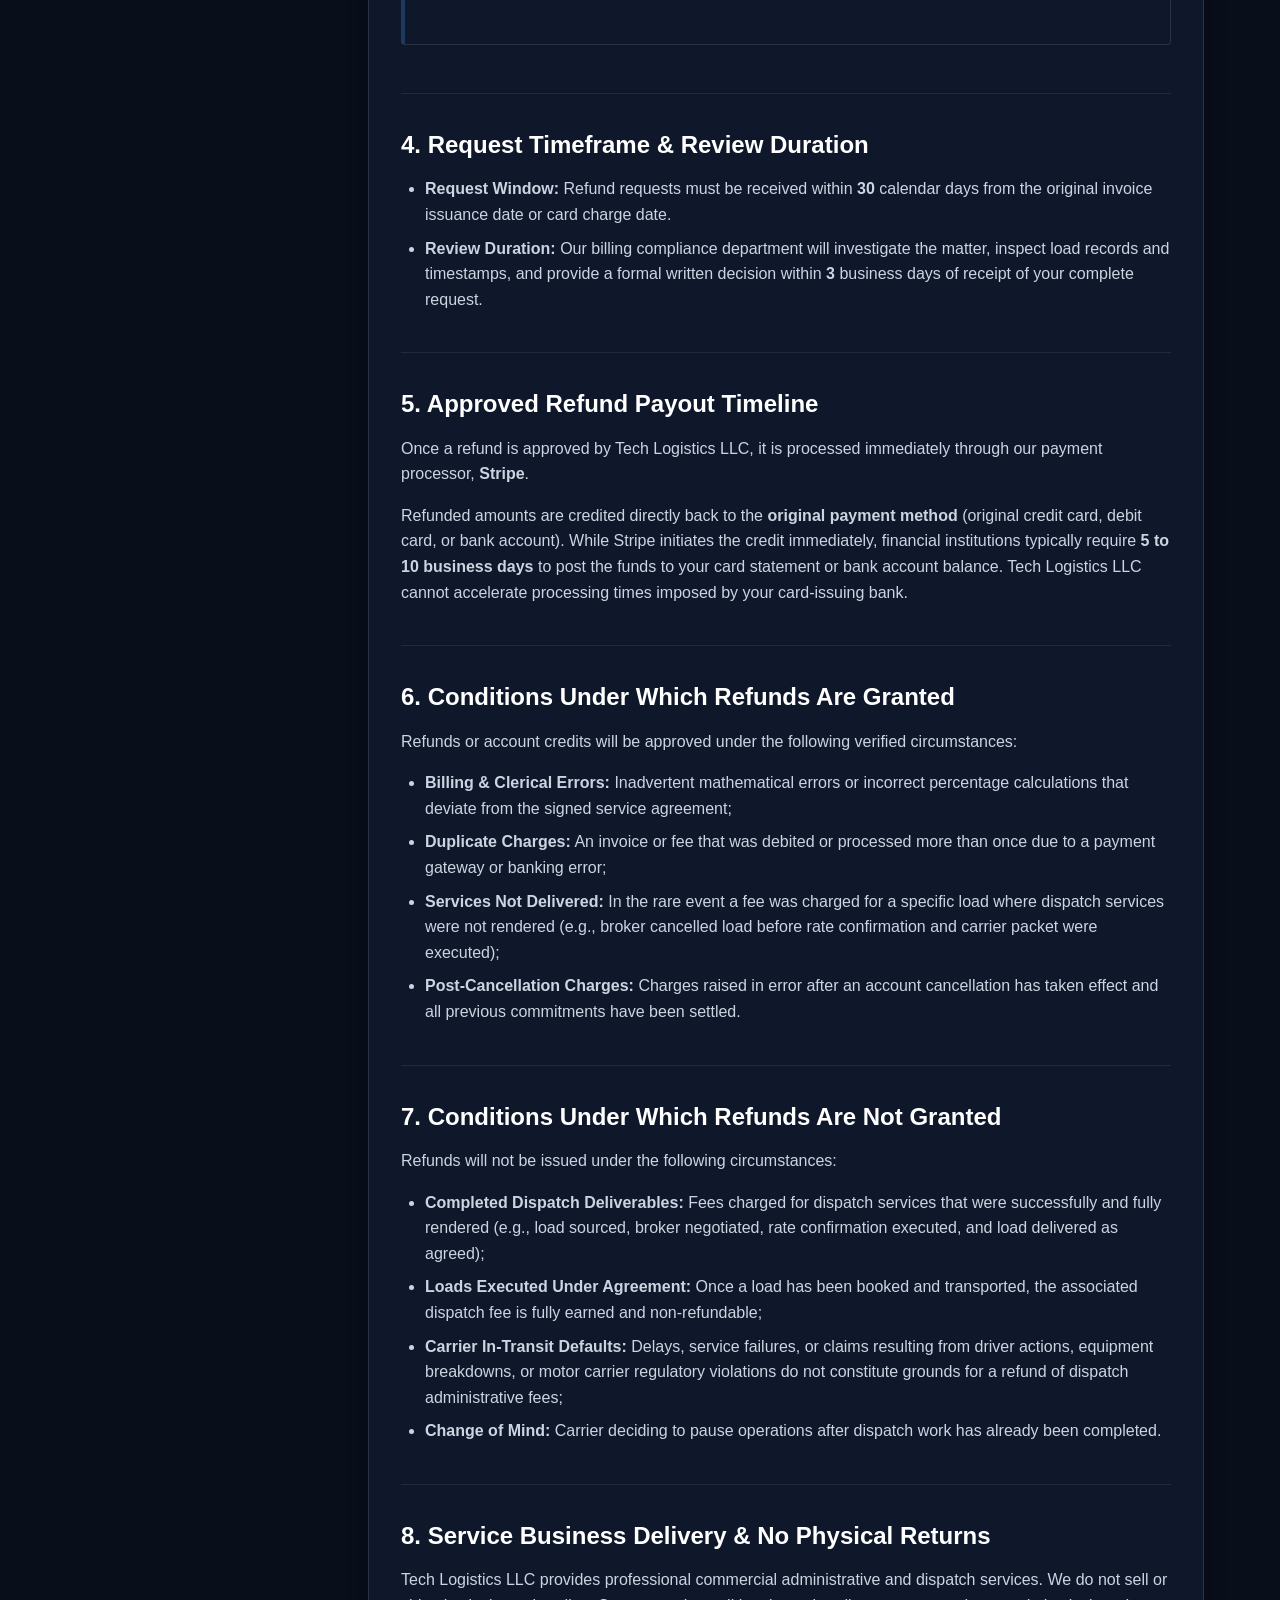
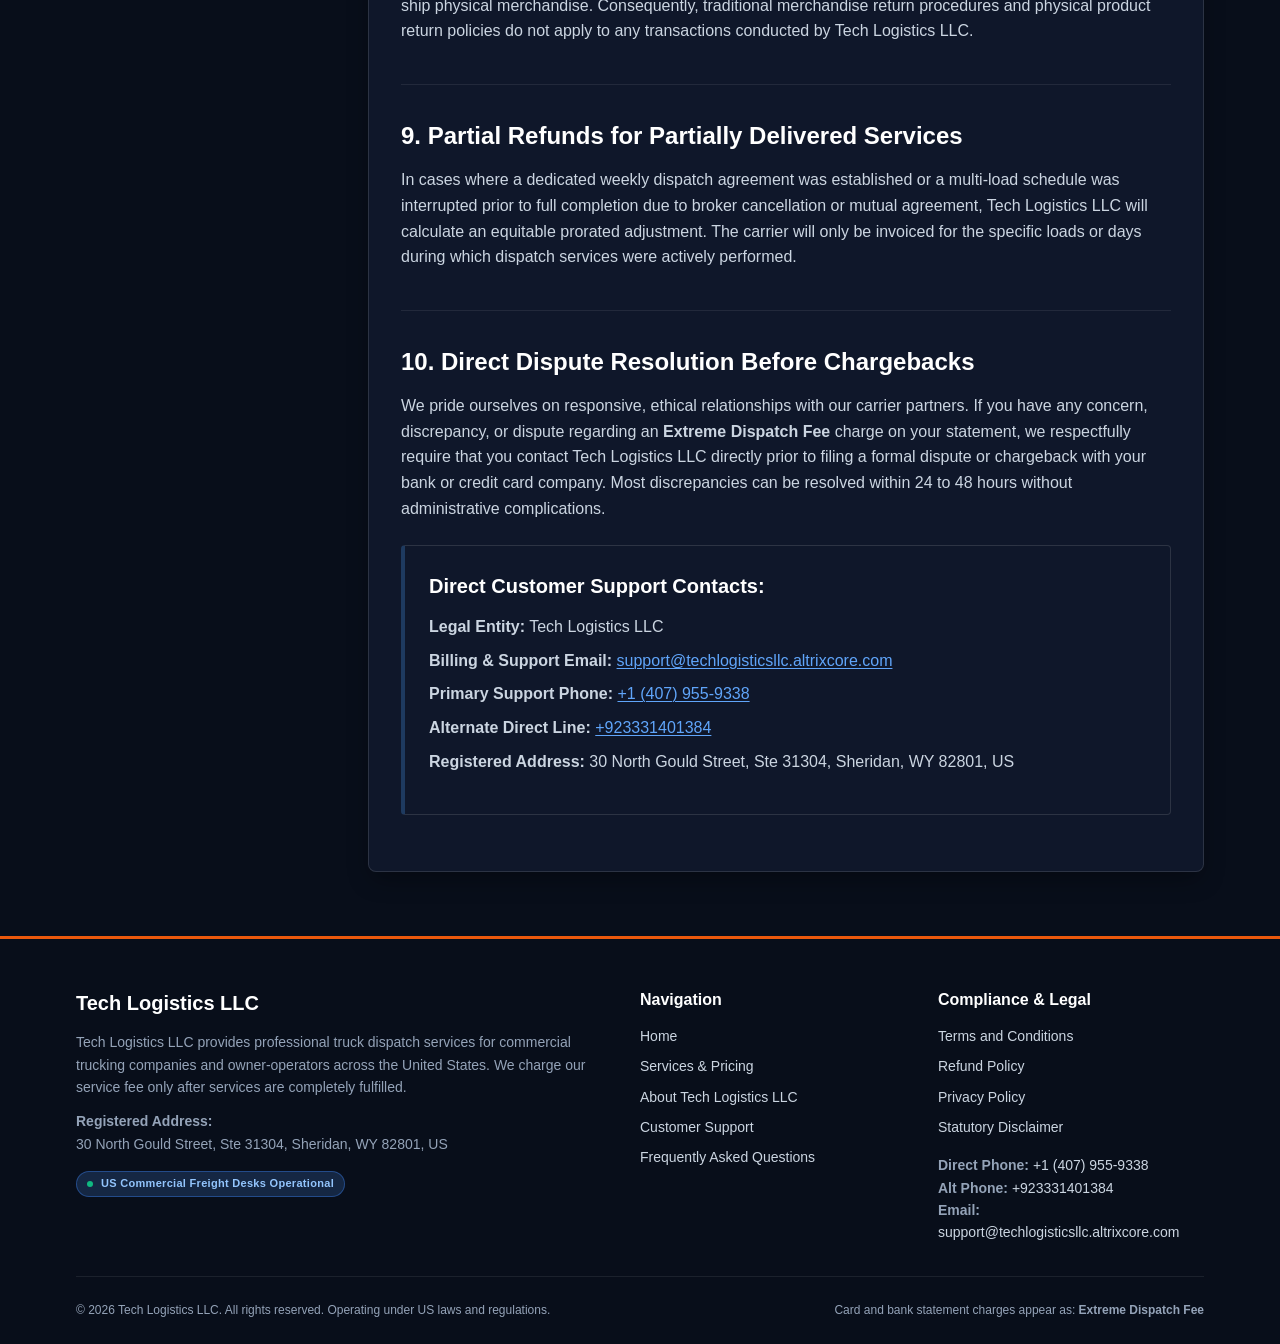
<file: refund-policy.html>
<!DOCTYPE html>
<html lang="en">
<head>
  <meta charset="UTF-8">
  <meta name="viewport" content="width=device-width, initial-scale=1.0">
  <title>Refund Policy | Tech Logistics LLC</title>
  <meta name="description" content="Official Refund and Dispute Policy for Tech Logistics LLC. Procedures for requesting refunds on Extreme Dispatch Fee charges, timelines, and terms.">
  <link rel="icon" type="image/svg+xml" href="favicon.svg">
  <link rel="stylesheet" href="styles.css?v=3.1">
</head>
<body>

  <!-- Top Contact Bar -->
  <aside class="header-top-bar" aria-label="Quick contact information">
    <div class="container header-top-inner">
      <div class="header-contact-items">
        <span class="header-contact-item">Direct: <a href="tel:+14079559338">+1 (407) 955-9338</a></span>
        <span class="header-contact-item">Alt: <a href="tel:+923331401384">+923331401384</a></span>
        <span class="header-contact-item"><a href="mailto:support@techlogisticsllc.altrixcore.com">support@techlogisticsllc.altrixcore.com</a></span>
      </div>
      <div>
        <span>Sheridan, Wyoming &bull; United States</span>
      </div>
    </div>
  </aside>

  <!-- Main Header -->
  <header class="site-header">
    <div class="container header-main-inner">
      <a href="index.html" class="logo-area" aria-label="Tech Logistics LLC Home">
        <div class="logo-mark" aria-hidden="true">TL</div>
        <div>
          <span class="logo-text">Tech Logistics LLC</span>
          <span class="logo-subtitle">Truck Dispatch Services</span>
        </div>
      </a>

      <button type="button" class="nav-toggle" aria-expanded="false" aria-controls="primaryNav" aria-label="Toggle navigation menu">
        <svg viewBox="0 0 24 24" aria-hidden="true"><path d="M3 18h18v-2H3v2zm0-5h18v-2H3v2zm0-7v2h18V6H3z"/></svg>
        <span>Menu</span>
      </button>

      <nav class="primary-nav" id="primaryNav" aria-label="Main Navigation">
        <ul>
          <li><a href="index.html">Home</a></li>
          <li><a href="services.html">Services</a></li>
          <li><a href="about.html">About</a></li>
          <li><a href="contact.html">Contact</a></li>
        </ul>
      </nav>
    </div>
  </header>

  <main id="mainContent">
    <!-- Executive Page Hero Banner -->
    <section class="page-hero-executive" aria-labelledby="refundHeroHeading">
      <div class="container">
        <div class="live-pill-badge">
          <span class="pulse-radar" aria-hidden="true"></span>
          <span>Payment Protection &bull; 30-Day Resolution Window</span>
        </div>
        <h1 id="refundHeroHeading" class="page-hero-title">Refund and Cancellation Policy</h1>
        <p class="page-hero-lead">
          Transparent dispute procedures, refund criteria, and resolution timelines for Tech Logistics LLC commercial dispatch clients.
        </p>
      </div>
    </section>

    <div class="container">
      <div class="legal-layout">
        
        <!-- Table of Contents Navigation -->
        <nav class="toc-nav" aria-label="Table of Contents">
          <h2 class="toc-title">Policy Sections</h2>
          <ul class="toc-list">
            <li><a href="#overview">1. Policy Overview</a></li>
            <li><a href="#billing-descriptor">2. Statement Descriptor</a></li>
            <li><a href="#how-to-request">3. How to Request a Refund</a></li>
            <li><a href="#timeframes">4. Eligibility &amp; Review Timeframes</a></li>
            <li><a href="#processing-timeline">5. Payout Timeline</a></li>
            <li><a href="#eligible-conditions">6. Conditions Granted</a></li>
            <li><a href="#non-eligible-conditions">7. Non-Refundable Conditions</a></li>
            <li><a href="#no-physical-returns">8. Service Delivery &amp; No Returns</a></li>
            <li><a href="#partial-refunds">9. Partial Refunds</a></li>
            <li><a href="#dispute-resolution">10. Direct Dispute Resolution</a></li>
          </ul>
        </nav>

        <!-- Document Body -->
        <article class="legal-content">

          <section id="overview">
            <h2>1. Policy Overview</h2>
            <p>
              This Refund Policy applies to all commercial truck dispatch services provided by <strong>Tech Logistics LLC</strong> ("Company", "we", "us", or "our") to motor carriers and owner-operators ("Client", "you").
            </p>
            <p>
              Because Tech Logistics LLC strictly operates on a post-service billing model—where dispatch fees are invoiced and collected only after dispatch services for agreed freight have been completed—most dispatch fees reflect work already delivered. However, we are committed to billing accuracy, integrity, and swift resolution in the event of clerical errors, duplicate charges, or disputed service transactions.
            </p>
          </section>

          <section id="billing-descriptor">
            <h2>2. Statement Descriptor: Extreme Dispatch Fee</h2>
            <p>
              Charges originating from Tech Logistics LLC appear on your cardholder or banking statement under the registered billing descriptor:
            </p>
            <p style="font-weight: 700; color: var(--color-brand-primary); font-size: var(--font-size-md); text-align: center; padding: var(--space-3); background-color: var(--color-surface-bg); border: 1px solid var(--color-border); border-radius: var(--border-radius);">
              Extreme Dispatch Fee
            </p>
            <p>
              Invoiced amounts vary between clients and billing cycles because charges are calculated from the specific loads sourced, negotiated, and completed under each client's individual written service agreement. If you see a charge labeled <strong>Extreme Dispatch Fee</strong> that you do not recognize or wish to query, please consult the steps below.
            </p>
          </section>

          <section id="how-to-request">
            <h2>3. How a Customer Requests a Refund</h2>
            <p>
              To request a refund or billing adjustment, Client must submit a written request via email to our dedicated billing department:
            </p>
            <div class="notice-box">
              <p><strong>Email Address:</strong> <a href="mailto:support@techlogisticsllc.altrixcore.com">support@techlogisticsllc.altrixcore.com</a></p>
              <p><strong>Subject Line:</strong> Refund Request — [Your Company Name] — [Invoice Number]</p>
              <p><strong>Required Information to Include:</strong></p>
              <ol>
                <li>Client / Carrier Business Name and MC/USDOT Number;</li>
                <li>Invoice Number or Stripe Charge Identifier;</li>
                <li>Exact Charge Date;</li>
                <li>Exact Dollar Amount charged ($USD);</li>
                <li>Clear and detailed explanation of the reason for the refund request;</li>
                <li>Any relevant supporting documentation (e.g., duplicate bank statements, load cancellation confirmation, or revised rate confirmation).</li>
              </ol>
            </div>
          </section>

          <section id="timeframes">
            <h2>4. Request Timeframe &amp; Review Duration</h2>
            <ul>
              <li>
                <strong>Request Window:</strong> Refund requests must be received within <strong>30</strong> calendar days from the original invoice issuance date or card charge date.
              </li>
              <li>
                <strong>Review Duration:</strong> Our billing compliance department will investigate the matter, inspect load records and timestamps, and provide a formal written decision within <strong>3</strong> business days of receipt of your complete request.
              </li>
            </ul>
          </section>

          <section id="processing-timeline">
            <h2>5. Approved Refund Payout Timeline</h2>
            <p>
              Once a refund is approved by Tech Logistics LLC, it is processed immediately through our payment processor, <strong>Stripe</strong>.
            </p>
            <p>
              Refunded amounts are credited directly back to the <strong>original payment method</strong> (original credit card, debit card, or bank account). While Stripe initiates the credit immediately, financial institutions typically require <strong>5 to 10 business days</strong> to post the funds to your card statement or bank account balance. Tech Logistics LLC cannot accelerate processing times imposed by your card-issuing bank.
            </p>
          </section>

          <section id="eligible-conditions">
            <h2>6. Conditions Under Which Refunds Are Granted</h2>
            <p>Refunds or account credits will be approved under the following verified circumstances:</p>
            <ul>
              <li><strong>Billing &amp; Clerical Errors:</strong> Inadvertent mathematical errors or incorrect percentage calculations that deviate from the signed service agreement;</li>
              <li><strong>Duplicate Charges:</strong> An invoice or fee that was debited or processed more than once due to a payment gateway or banking error;</li>
              <li><strong>Services Not Delivered:</strong> In the rare event a fee was charged for a specific load where dispatch services were not rendered (e.g., broker cancelled load before rate confirmation and carrier packet were executed);</li>
              <li><strong>Post-Cancellation Charges:</strong> Charges raised in error after an account cancellation has taken effect and all previous commitments have been settled.</li>
            </ul>
          </section>

          <section id="non-eligible-conditions">
            <h2>7. Conditions Under Which Refunds Are Not Granted</h2>
            <p>Refunds will not be issued under the following circumstances:</p>
            <ul>
              <li><strong>Completed Dispatch Deliverables:</strong> Fees charged for dispatch services that were successfully and fully rendered (e.g., load sourced, broker negotiated, rate confirmation executed, and load delivered as agreed);</li>
              <li><strong>Loads Executed Under Agreement:</strong> Once a load has been booked and transported, the associated dispatch fee is fully earned and non-refundable;</li>
              <li><strong>Carrier In-Transit Defaults:</strong> Delays, service failures, or claims resulting from driver actions, equipment breakdowns, or motor carrier regulatory violations do not constitute grounds for a refund of dispatch administrative fees;</li>
              <li><strong>Change of Mind:</strong> Carrier deciding to pause operations after dispatch work has already been completed.</li>
            </ul>
          </section>

          <section id="no-physical-returns">
            <h2>8. Service Business Delivery &amp; No Physical Returns</h2>
            <p>
              Tech Logistics LLC provides professional commercial administrative and dispatch services. We do not sell or ship physical merchandise. Consequently, traditional merchandise return procedures and physical product return policies do not apply to any transactions conducted by Tech Logistics LLC.
            </p>
          </section>

          <section id="partial-refunds">
            <h2>9. Partial Refunds for Partially Delivered Services</h2>
            <p>
              In cases where a dedicated weekly dispatch agreement was established or a multi-load schedule was interrupted prior to full completion due to broker cancellation or mutual agreement, Tech Logistics LLC will calculate an equitable prorated adjustment. The carrier will only be invoiced for the specific loads or days during which dispatch services were actively performed.
            </p>
          </section>

          <section id="dispute-resolution">
            <h2>10. Direct Dispute Resolution Before Chargebacks</h2>
            <p>
              We pride ourselves on responsive, ethical relationships with our carrier partners. If you have any concern, discrepancy, or dispute regarding an <strong>Extreme Dispatch Fee</strong> charge on your statement, we respectfully require that you contact Tech Logistics LLC directly prior to filing a formal dispute or chargeback with your bank or credit card company. Most discrepancies can be resolved within 24 to 48 hours without administrative complications.
            </p>
            <div class="notice-box">
              <h4>Direct Customer Support Contacts:</h4>
              <ul style="list-style: none; margin-left: 0;">
                <li><strong>Legal Entity:</strong> Tech Logistics LLC</li>
                <li><strong>Billing &amp; Support Email:</strong> <a href="mailto:support@techlogisticsllc.altrixcore.com">support@techlogisticsllc.altrixcore.com</a></li>
                <li><strong>Primary Support Phone:</strong> <a href="tel:+14079559338">+1 (407) 955-9338</a></li>
                <li><strong>Alternate Direct Line:</strong> <a href="tel:+923331401384">+923331401384</a></li>
                <li><strong>Registered Address:</strong> 30 North Gould Street, Ste 31304, Sheridan, WY 82801, US</li>
              </ul>
            </div>
          </section>

        </article>

      </div>
    </div>
  </main>

  <!-- Site Footer -->
  <footer class="site-footer">
    <div class="container">
      <div class="footer-grid">
        <div class="footer-company-col">
          <h3>Tech Logistics LLC</h3>
          <p>
            Tech Logistics LLC provides professional truck dispatch services for commercial trucking companies and owner-operators across the United States. We charge our service fee only after services are completely fulfilled.
          </p>
          <address class="footer-address-block"><strong>Registered Address:</strong><br>30 North Gould Street, Ste 31304, Sheridan, WY 82801, US</address>
          <div style="margin-top: var(--space-4);">
            <span class="live-pill-badge" style="font-size: 11px; padding: 3px 10px; margin-bottom: 0;">
              <span class="pulse-radar" style="width: 6px; height: 6px;" aria-hidden="true"></span>
              <span>US Commercial Freight Desks Operational</span>
            </span>
          </div>
        </div>

        <div class="footer-col">
          <h4>Navigation</h4>
          <ul>
            <li><a href="index.html">Home</a></li>
            <li><a href="services.html">Services &amp; Pricing</a></li>
            <li><a href="about.html">About Tech Logistics LLC</a></li>
            <li><a href="contact.html">Customer Support</a></li>
            <li><a href="faq.html">Frequently Asked Questions</a></li>
          </ul>
        </div>

        <div class="footer-col">
          <h4>Compliance &amp; Legal</h4>
          <ul>
            <li><a href="terms.html">Terms and Conditions</a></li>
            <li><a href="refund-policy.html">Refund Policy</a></li>
            <li><a href="privacy.html">Privacy Policy</a></li>
            <li><a href="disclaimer.html">Statutory Disclaimer</a></li>
          </ul>
          <div style="margin-top: var(--space-4);">
            <p><strong>Direct Phone:</strong> <a href="tel:+14079559338">+1 (407) 955-9338</a></p>
            <p><strong>Alt Phone:</strong> <a href="tel:+923331401384">+923331401384</a></p>
            <p><strong>Email:</strong> <a href="mailto:support@techlogisticsllc.altrixcore.com">support@techlogisticsllc.altrixcore.com</a></p>
          </div>
        </div>
      </div>

      <div class="footer-bottom">
        <p>&copy; <span class="current-year">2026</span> Tech Logistics LLC. All rights reserved. Operating under US laws and regulations.</p>
        <p>Card and bank statement charges appear as: <strong>Extreme Dispatch Fee</strong></p>
      </div>
    </div>
  </footer>

  <script src="script.js"></script>
</body>
</html>
</file>
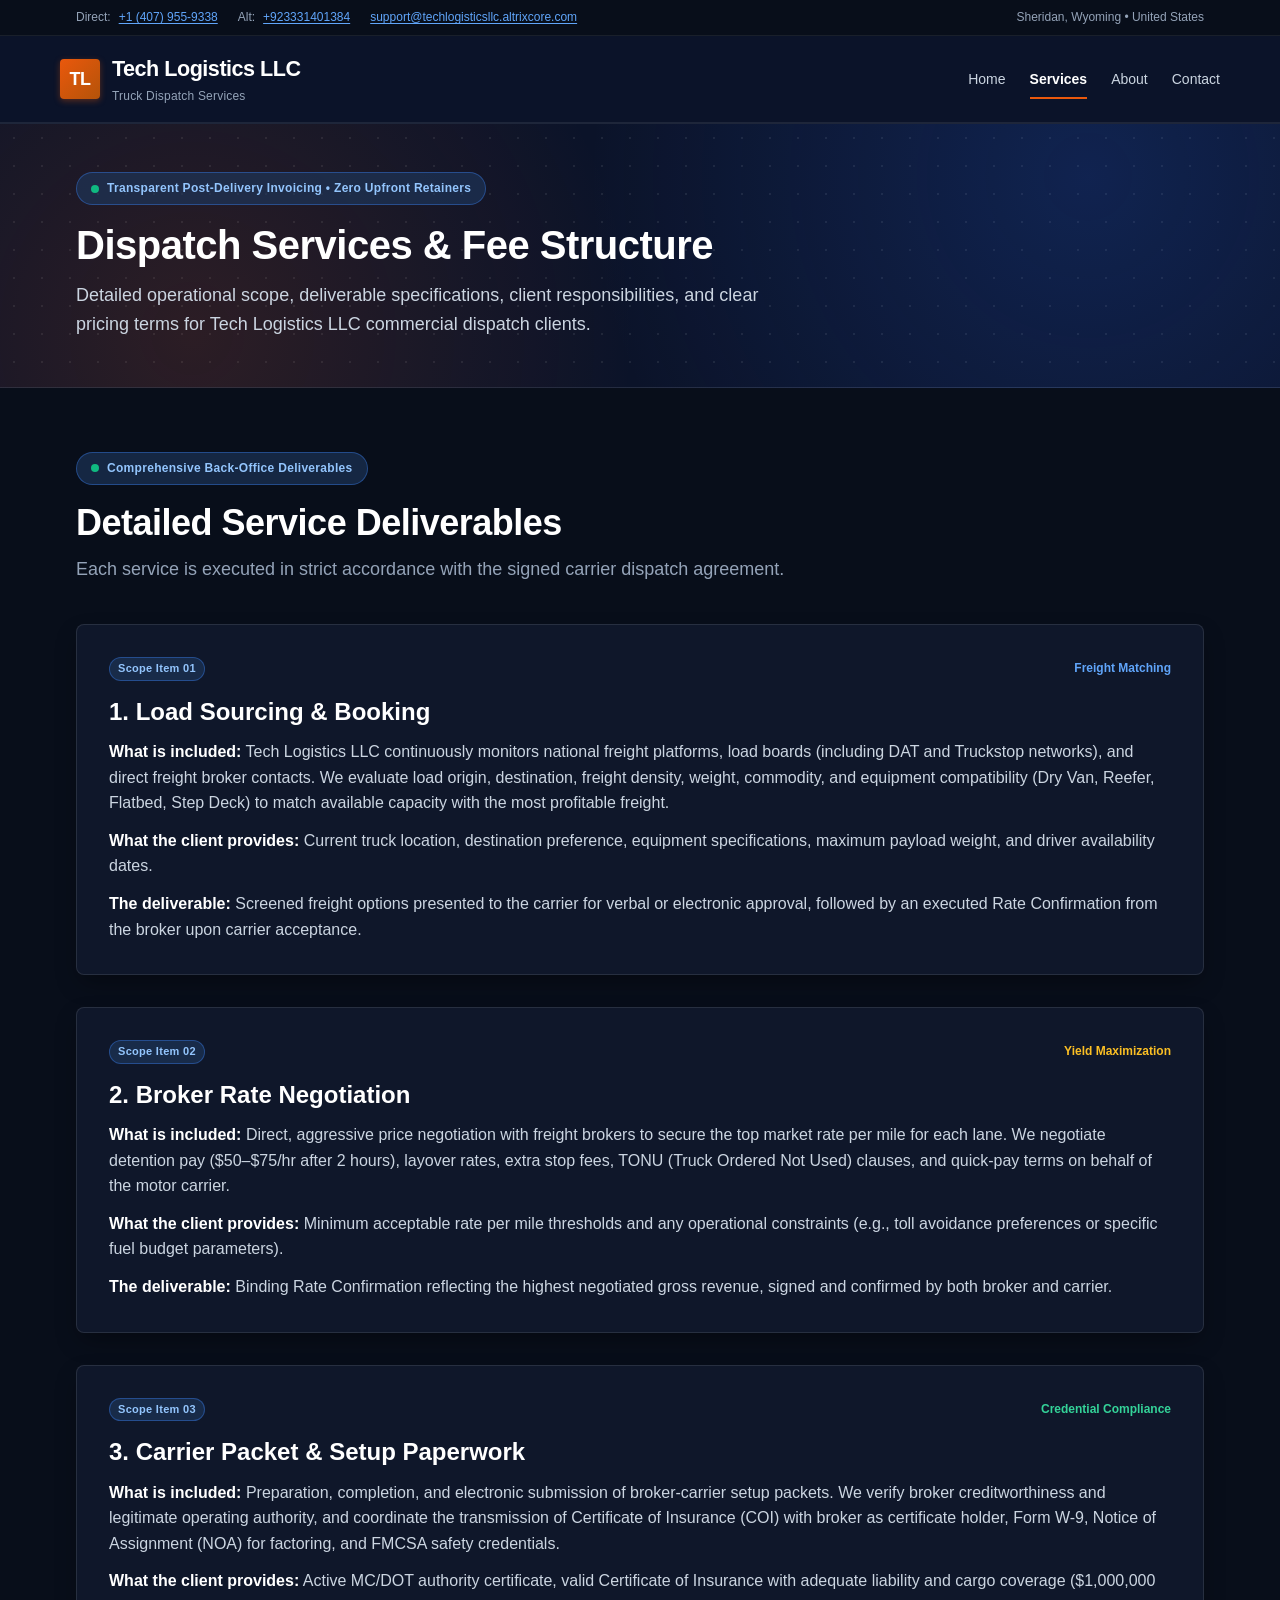
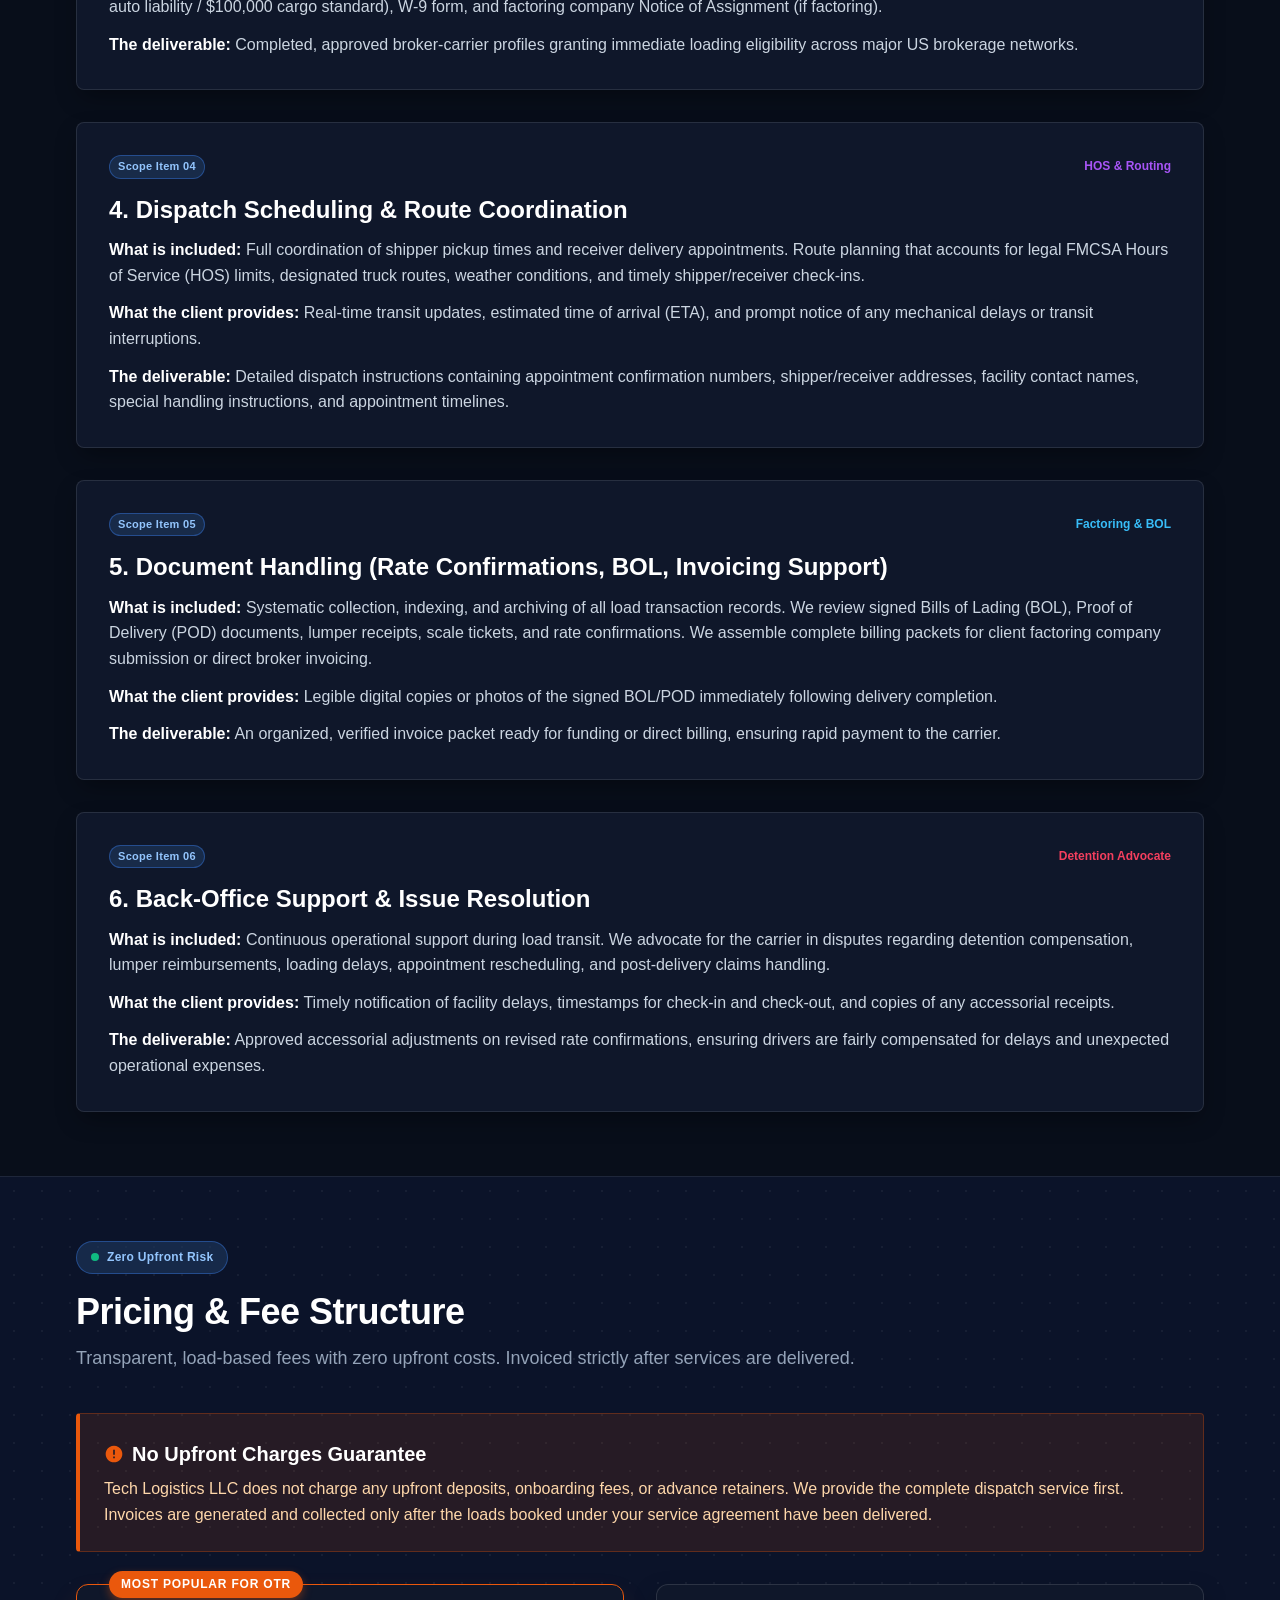
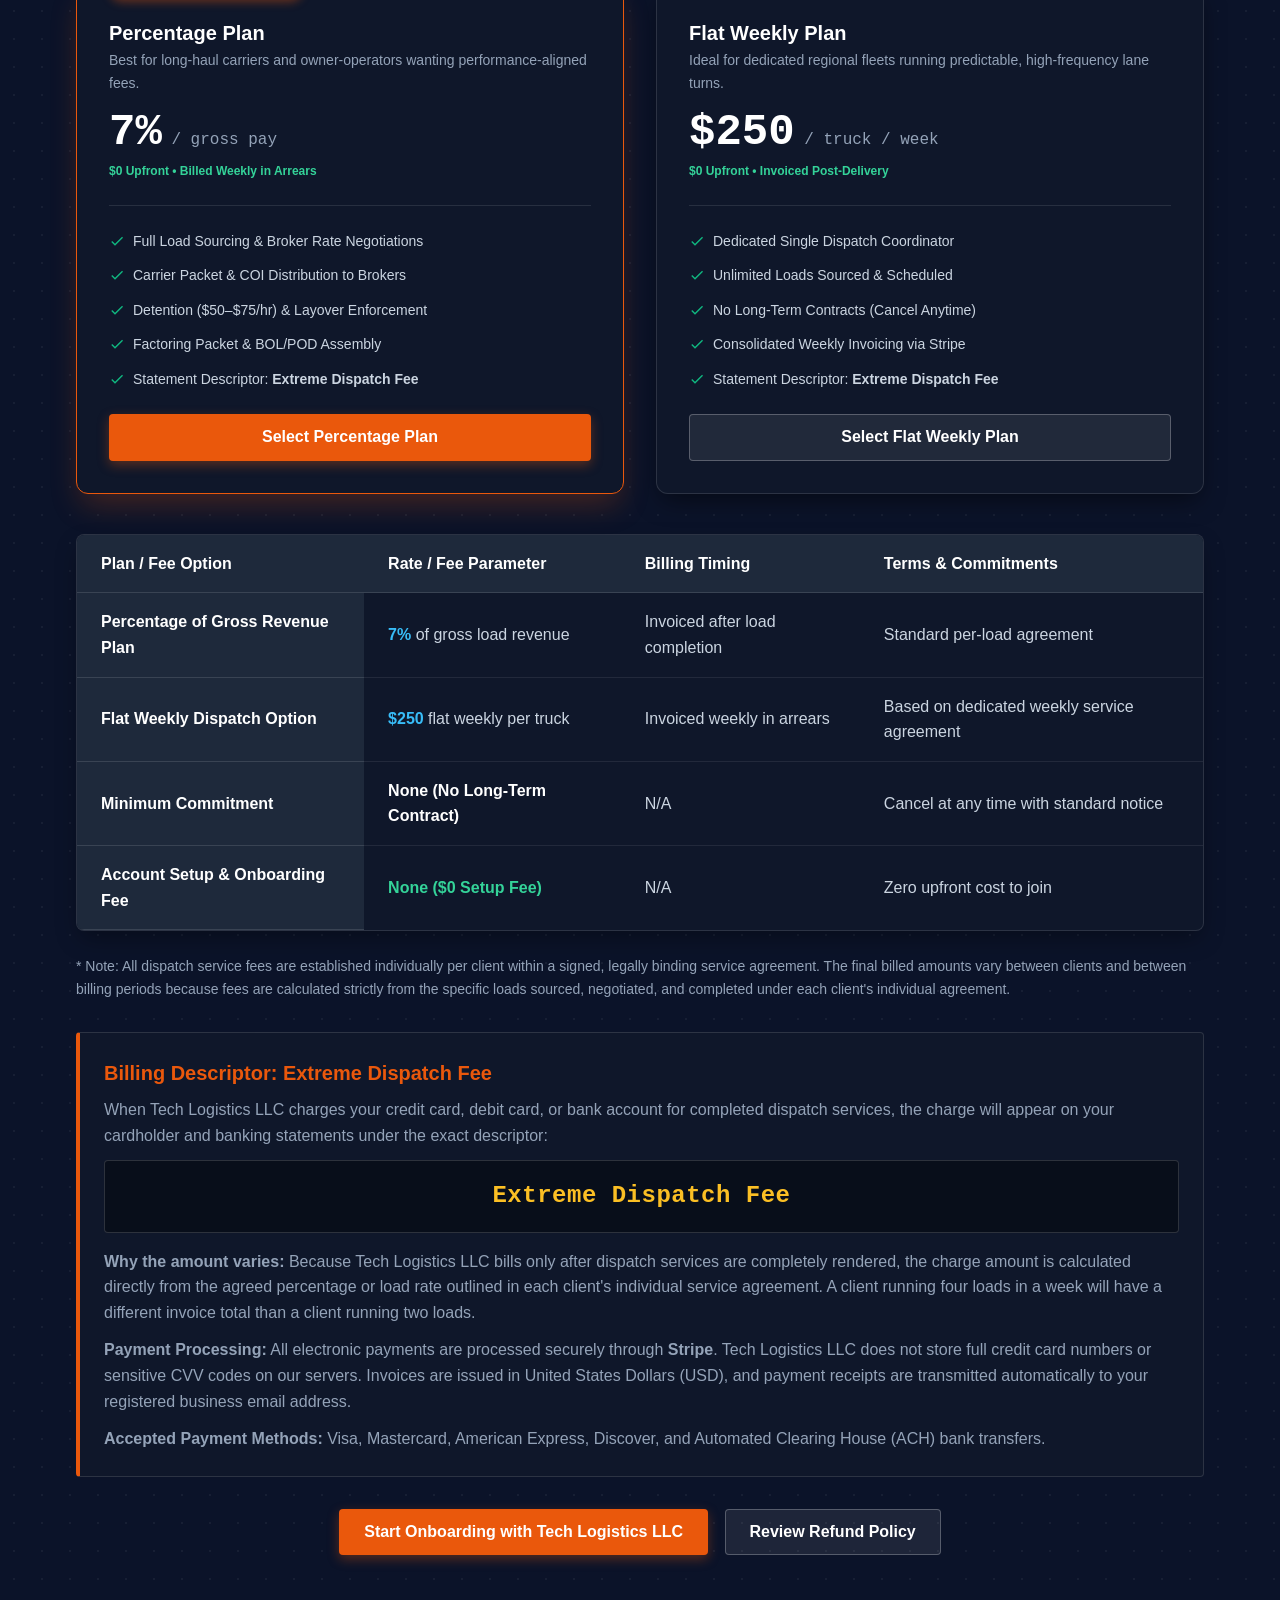
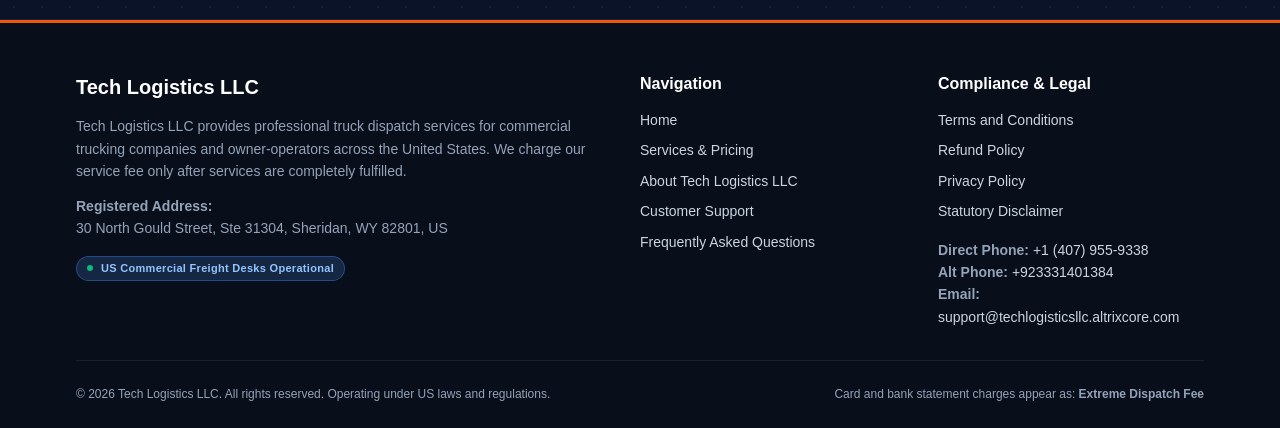
<file: services.html>
<!DOCTYPE html>
<html lang="en">
<head>
  <meta charset="UTF-8">
  <meta name="viewport" content="width=device-width, initial-scale=1.0">
  <title>Services and Pricing | Tech Logistics LLC</title>
  <meta name="description" content="Comprehensive truck dispatch services, transparent fee structure, and billing descriptor explanation for Tech Logistics LLC. No upfront charges.">
  <link rel="icon" type="image/svg+xml" href="favicon.svg">
  <link rel="stylesheet" href="styles.css?v=3.1">
</head>
<body>

  <!-- Top Contact Bar -->
  <aside class="header-top-bar" aria-label="Quick contact information">
    <div class="container header-top-inner">
      <div class="header-contact-items">
        <span class="header-contact-item">Direct: <a href="tel:+14079559338">+1 (407) 955-9338</a></span>
        <span class="header-contact-item">Alt: <a href="tel:+923331401384">+923331401384</a></span>
        <span class="header-contact-item"><a href="mailto:support@techlogisticsllc.altrixcore.com">support@techlogisticsllc.altrixcore.com</a></span>
      </div>
      <div>
        <span>Sheridan, Wyoming &bull; United States</span>
      </div>
    </div>
  </aside>

  <!-- Main Header -->
  <header class="site-header">
    <div class="container header-main-inner">
      <a href="index.html" class="logo-area" aria-label="Tech Logistics LLC Home">
        <div class="logo-mark" aria-hidden="true">TL</div>
        <div>
          <span class="logo-text">Tech Logistics LLC</span>
          <span class="logo-subtitle">Truck Dispatch Services</span>
        </div>
      </a>

      <button type="button" class="nav-toggle" aria-expanded="false" aria-controls="primaryNav" aria-label="Toggle navigation menu">
        <svg viewBox="0 0 24 24" aria-hidden="true"><path d="M3 18h18v-2H3v2zm0-5h18v-2H3v2zm0-7v2h18V6H3z"/></svg>
        <span>Menu</span>
      </button>

      <nav class="primary-nav" id="primaryNav" aria-label="Main Navigation">
        <ul>
          <li><a href="index.html">Home</a></li>
          <li><a href="services.html" aria-current="page">Services</a></li>
          <li><a href="about.html">About</a></li>
          <li><a href="contact.html">Contact</a></li>
        </ul>
      </nav>
    </div>
  </header>

  <main id="mainContent">
    <!-- Executive Page Hero Banner -->
    <section class="page-hero-executive" aria-labelledby="servicesHeroHeading">
      <div class="container">
        <div class="live-pill-badge">
          <span class="pulse-radar" aria-hidden="true"></span>
          <span>Transparent Post-Delivery Invoicing &bull; Zero Upfront Retainers</span>
        </div>
        <h1 id="servicesHeroHeading" class="page-hero-title">Dispatch Services &amp; Fee Structure</h1>
        <p class="page-hero-lead">
          Detailed operational scope, deliverable specifications, client responsibilities, and clear pricing terms for Tech Logistics LLC commercial dispatch clients.
        </p>
      </div>
    </section>

    <!-- Services Detailed Breakdown -->
    <section class="section">
      <div class="container">
        <div class="section-header">
          <div class="live-pill-badge">
            <span class="pulse-radar" aria-hidden="true"></span>
            <span>Comprehensive Back-Office Deliverables</span>
          </div>
          <h2 class="section-title">Detailed Service Deliverables</h2>
          <p class="section-subtitle">Each service is executed in strict accordance with the signed carrier dispatch agreement.</p>
        </div>

        <div style="display: flex; flex-direction: column; gap: var(--space-8);">
          <!-- Service 1 -->
          <article id="load-sourcing" class="service-card">
            <div style="display: flex; align-items: center; justify-content: space-between; margin-bottom: var(--space-3);">
              <span class="live-pill-badge" style="margin-bottom: 0; font-size: 11px; padding: 2px 8px;">Scope Item 01</span>
              <span style="color: #60a5fa; font-size: var(--font-size-xs); font-weight: 700;">Freight Matching</span>
            </div>
            <h3 class="service-card-title" style="font-size: var(--font-size-xl);">1. Load Sourcing &amp; Booking</h3>
            <p style="margin-bottom: var(--space-3);"><strong style="color: #ffffff;">What is included:</strong> Tech Logistics LLC continuously monitors national freight platforms, load boards (including DAT and Truckstop networks), and direct freight broker contacts. We evaluate load origin, destination, freight density, weight, commodity, and equipment compatibility (Dry Van, Reefer, Flatbed, Step Deck) to match available capacity with the most profitable freight.</p>
            <p style="margin-bottom: var(--space-3);"><strong style="color: #ffffff;">What the client provides:</strong> Current truck location, destination preference, equipment specifications, maximum payload weight, and driver availability dates.</p>
            <p><strong style="color: #ffffff;">The deliverable:</strong> Screened freight options presented to the carrier for verbal or electronic approval, followed by an executed Rate Confirmation from the broker upon carrier acceptance.</p>
          </article>

          <!-- Service 2 -->
          <article id="broker-negotiation" class="service-card">
            <div style="display: flex; align-items: center; justify-content: space-between; margin-bottom: var(--space-3);">
              <span class="live-pill-badge" style="margin-bottom: 0; font-size: 11px; padding: 2px 8px;">Scope Item 02</span>
              <span style="color: #fbbf24; font-size: var(--font-size-xs); font-weight: 700;">Yield Maximization</span>
            </div>
            <h3 class="service-card-title" style="font-size: var(--font-size-xl);">2. Broker Rate Negotiation</h3>
            <p style="margin-bottom: var(--space-3);"><strong style="color: #ffffff;">What is included:</strong> Direct, aggressive price negotiation with freight brokers to secure the top market rate per mile for each lane. We negotiate detention pay ($50–$75/hr after 2 hours), layover rates, extra stop fees, TONU (Truck Ordered Not Used) clauses, and quick-pay terms on behalf of the motor carrier.</p>
            <p style="margin-bottom: var(--space-3);"><strong style="color: #ffffff;">What the client provides:</strong> Minimum acceptable rate per mile thresholds and any operational constraints (e.g., toll avoidance preferences or specific fuel budget parameters).</p>
            <p><strong style="color: #ffffff;">The deliverable:</strong> Binding Rate Confirmation reflecting the highest negotiated gross revenue, signed and confirmed by both broker and carrier.</p>
          </article>

          <!-- Service 3 -->
          <article id="carrier-packets" class="service-card">
            <div style="display: flex; align-items: center; justify-content: space-between; margin-bottom: var(--space-3);">
              <span class="live-pill-badge" style="margin-bottom: 0; font-size: 11px; padding: 2px 8px;">Scope Item 03</span>
              <span style="color: #34d399; font-size: var(--font-size-xs); font-weight: 700;">Credential Compliance</span>
            </div>
            <h3 class="service-card-title" style="font-size: var(--font-size-xl);">3. Carrier Packet &amp; Setup Paperwork</h3>
            <p style="margin-bottom: var(--space-3);"><strong style="color: #ffffff;">What is included:</strong> Preparation, completion, and electronic submission of broker-carrier setup packets. We verify broker creditworthiness and legitimate operating authority, and coordinate the transmission of Certificate of Insurance (COI) with broker as certificate holder, Form W-9, Notice of Assignment (NOA) for factoring, and FMCSA safety credentials.</p>
            <p style="margin-bottom: var(--space-3);"><strong style="color: #ffffff;">What the client provides:</strong> Active MC/DOT authority certificate, valid Certificate of Insurance with adequate liability and cargo coverage ($1,000,000 auto liability / $100,000 cargo standard), W-9 form, and factoring company Notice of Assignment (if factoring).</p>
            <p><strong style="color: #ffffff;">The deliverable:</strong> Completed, approved broker-carrier profiles granting immediate loading eligibility across major US brokerage networks.</p>
          </article>

          <!-- Service 4 -->
          <article id="scheduling" class="service-card">
            <div style="display: flex; align-items: center; justify-content: space-between; margin-bottom: var(--space-3);">
              <span class="live-pill-badge" style="margin-bottom: 0; font-size: 11px; padding: 2px 8px;">Scope Item 04</span>
              <span style="color: #a855f7; font-size: var(--font-size-xs); font-weight: 700;">HOS &amp; Routing</span>
            </div>
            <h3 class="service-card-title" style="font-size: var(--font-size-xl);">4. Dispatch Scheduling &amp; Route Coordination</h3>
            <p style="margin-bottom: var(--space-3);"><strong style="color: #ffffff;">What is included:</strong> Full coordination of shipper pickup times and receiver delivery appointments. Route planning that accounts for legal FMCSA Hours of Service (HOS) limits, designated truck routes, weather conditions, and timely shipper/receiver check-ins.</p>
            <p style="margin-bottom: var(--space-3);"><strong style="color: #ffffff;">What the client provides:</strong> Real-time transit updates, estimated time of arrival (ETA), and prompt notice of any mechanical delays or transit interruptions.</p>
            <p><strong style="color: #ffffff;">The deliverable:</strong> Detailed dispatch instructions containing appointment confirmation numbers, shipper/receiver addresses, facility contact names, special handling instructions, and appointment timelines.</p>
          </article>

          <!-- Service 5 -->
          <article id="invoicing" class="service-card">
            <div style="display: flex; align-items: center; justify-content: space-between; margin-bottom: var(--space-3);">
              <span class="live-pill-badge" style="margin-bottom: 0; font-size: 11px; padding: 2px 8px;">Scope Item 05</span>
              <span style="color: #38bdf8; font-size: var(--font-size-xs); font-weight: 700;">Factoring &amp; BOL</span>
            </div>
            <h3 class="service-card-title" style="font-size: var(--font-size-xl);">5. Document Handling (Rate Confirmations, BOL, Invoicing Support)</h3>
            <p style="margin-bottom: var(--space-3);"><strong style="color: #ffffff;">What is included:</strong> Systematic collection, indexing, and archiving of all load transaction records. We review signed Bills of Lading (BOL), Proof of Delivery (POD) documents, lumper receipts, scale tickets, and rate confirmations. We assemble complete billing packets for client factoring company submission or direct broker invoicing.</p>
            <p style="margin-bottom: var(--space-3);"><strong style="color: #ffffff;">What the client provides:</strong> Legible digital copies or photos of the signed BOL/POD immediately following delivery completion.</p>
            <p><strong style="color: #ffffff;">The deliverable:</strong> An organized, verified invoice packet ready for funding or direct billing, ensuring rapid payment to the carrier.</p>
          </article>

          <!-- Service 6 -->
          <article id="back-office" class="service-card">
            <div style="display: flex; align-items: center; justify-content: space-between; margin-bottom: var(--space-3);">
              <span class="live-pill-badge" style="margin-bottom: 0; font-size: 11px; padding: 2px 8px;">Scope Item 06</span>
              <span style="color: #f43f5e; font-size: var(--font-size-xs); font-weight: 700;">Detention Advocate</span>
            </div>
            <h3 class="service-card-title" style="font-size: var(--font-size-xl);">6. Back-Office Support &amp; Issue Resolution</h3>
            <p style="margin-bottom: var(--space-3);"><strong style="color: #ffffff;">What is included:</strong> Continuous operational support during load transit. We advocate for the carrier in disputes regarding detention compensation, lumper reimbursements, loading delays, appointment rescheduling, and post-delivery claims handling.</p>
            <p style="margin-bottom: var(--space-3);"><strong style="color: #ffffff;">What the client provides:</strong> Timely notification of facility delays, timestamps for check-in and check-out, and copies of any accessorial receipts.</p>
            <p><strong style="color: #ffffff;">The deliverable:</strong> Approved accessorial adjustments on revised rate confirmations, ensuring drivers are fairly compensated for delays and unexpected operational expenses.</p>
          </article>
        </div>
      </div>
    </section>

    <!-- Pricing Section -->
    <section class="section section-alt" id="pricing">
      <div class="container">
        <div class="section-header">
          <div class="live-pill-badge">
            <span class="pulse-radar" aria-hidden="true"></span>
            <span>Zero Upfront Risk</span>
          </div>
          <h2 class="section-title">Pricing &amp; Fee Structure</h2>
          <p class="section-subtitle">Transparent, load-based fees with zero upfront costs. Invoiced strictly after services are delivered.</p>
        </div>

        <div class="notice-box notice-box-accent" style="margin-bottom: var(--space-8);">
          <div style="display: flex; align-items: center; gap: 8px; margin-bottom: 6px;">
            <svg style="width: 20px; height: 20px; fill: var(--color-brand-accent);" viewBox="0 0 24 24"><path d="M12 2C6.48 2 2 6.48 2 12s4.48 10 10 10 10-4.48 10-10S17.52 2 12 2zm1 15h-2v-2h2v2zm0-4h-2V7h2v6z"/></svg>
            <h3 style="margin-bottom: 0;">No Upfront Charges Guarantee</h3>
          </div>
          <p>
            Tech Logistics LLC does not charge any upfront deposits, onboarding fees, or advance retainers. We provide the complete dispatch service first. Invoices are generated and collected only after the loads booked under your service agreement have been delivered.
          </p>
        </div>

        <!-- Executive Pricing Cards Row -->
        <div class="pricing-cards-row">
          <!-- Card 1: Percentage Plan -->
          <article class="pricing-card-elite pricing-card-featured">
            <div class="pricing-featured-badge">Most Popular For OTR</div>
            <h3 style="font-size: var(--font-size-lg); font-weight: 800; color: #ffffff;">Percentage Plan</h3>
            <p style="color: #94a3b8; font-size: var(--font-size-sm);">Best for long-haul carriers and owner-operators wanting performance-aligned fees.</p>
            
            <div class="pricing-card-rate">7%<span style="font-size: var(--font-size-base); color: #94a3b8; font-weight: 500;"> / gross pay</span></div>
            <div style="font-size: var(--font-size-xs); color: #34d399; font-weight: 700;">$0 Upfront &bull; Billed Weekly in Arrears</div>

            <ul class="pricing-card-features">
              <li>
                <svg viewBox="0 0 24 24"><path d="M9 16.17L4.83 12l-1.42 1.41L9 19 21 7l-1.41-1.41z"/></svg>
                <span>Full Load Sourcing &amp; Broker Rate Negotiations</span>
              </li>
              <li>
                <svg viewBox="0 0 24 24"><path d="M9 16.17L4.83 12l-1.42 1.41L9 19 21 7l-1.41-1.41z"/></svg>
                <span>Carrier Packet &amp; COI Distribution to Brokers</span>
              </li>
              <li>
                <svg viewBox="0 0 24 24"><path d="M9 16.17L4.83 12l-1.42 1.41L9 19 21 7l-1.41-1.41z"/></svg>
                <span>Detention ($50–$75/hr) &amp; Layover Enforcement</span>
              </li>
              <li>
                <svg viewBox="0 0 24 24"><path d="M9 16.17L4.83 12l-1.42 1.41L9 19 21 7l-1.41-1.41z"/></svg>
                <span>Factoring Packet &amp; BOL/POD Assembly</span>
              </li>
              <li>
                <svg viewBox="0 0 24 24"><path d="M9 16.17L4.83 12l-1.42 1.41L9 19 21 7l-1.41-1.41z"/></svg>
                <span>Statement Descriptor: <strong>Extreme Dispatch Fee</strong></span>
              </li>
            </ul>

            <a href="contact.html" class="btn btn-primary" style="width: 100%;">Select Percentage Plan</a>
          </article>

          <!-- Card 2: Flat Weekly Plan -->
          <article class="pricing-card-elite">
            <h3 style="font-size: var(--font-size-lg); font-weight: 800; color: #ffffff;">Flat Weekly Plan</h3>
            <p style="color: #94a3b8; font-size: var(--font-size-sm);">Ideal for dedicated regional fleets running predictable, high-frequency lane turns.</p>
            
            <div class="pricing-card-rate">$250<span style="font-size: var(--font-size-base); color: #94a3b8; font-weight: 500;"> / truck / week</span></div>
            <div style="font-size: var(--font-size-xs); color: #34d399; font-weight: 700;">$0 Upfront &bull; Invoiced Post-Delivery</div>

            <ul class="pricing-card-features">
              <li>
                <svg viewBox="0 0 24 24"><path d="M9 16.17L4.83 12l-1.42 1.41L9 19 21 7l-1.41-1.41z"/></svg>
                <span>Dedicated Single Dispatch Coordinator</span>
              </li>
              <li>
                <svg viewBox="0 0 24 24"><path d="M9 16.17L4.83 12l-1.42 1.41L9 19 21 7l-1.41-1.41z"/></svg>
                <span>Unlimited Loads Sourced &amp; Scheduled</span>
              </li>
              <li>
                <svg viewBox="0 0 24 24"><path d="M9 16.17L4.83 12l-1.42 1.41L9 19 21 7l-1.41-1.41z"/></svg>
                <span>No Long-Term Contracts (Cancel Anytime)</span>
              </li>
              <li>
                <svg viewBox="0 0 24 24"><path d="M9 16.17L4.83 12l-1.42 1.41L9 19 21 7l-1.41-1.41z"/></svg>
                <span>Consolidated Weekly Invoicing via Stripe</span>
              </li>
              <li>
                <svg viewBox="0 0 24 24"><path d="M9 16.17L4.83 12l-1.42 1.41L9 19 21 7l-1.41-1.41z"/></svg>
                <span>Statement Descriptor: <strong>Extreme Dispatch Fee</strong></span>
              </li>
            </ul>

            <a href="contact.html" class="btn btn-outline-white" style="width: 100%;">Select Flat Weekly Plan</a>
          </article>
        </div>

        <div class="pricing-table-container">
          <table class="pricing-table" aria-label="Dispatch Fee Schedule">
            <thead>
              <tr>
                <th scope="col">Plan / Fee Option</th>
                <th scope="col">Rate / Fee Parameter</th>
                <th scope="col">Billing Timing</th>
                <th scope="col">Terms &amp; Commitments</th>
              </tr>
            </thead>
            <tbody>
              <tr>
                <th scope="row">Percentage of Gross Revenue Plan</th>
                <td><span class="rate-highlight">7%</span> of gross load revenue</td>
                <td>Invoiced after load completion</td>
                <td>Standard per-load agreement</td>
              </tr>
              <tr>
                <th scope="row">Flat Weekly Dispatch Option</th>
                <td><span class="rate-highlight">$250</span> flat weekly per truck</td>
                <td>Invoiced weekly in arrears</td>
                <td>Based on dedicated weekly service agreement</td>
              </tr>
              <tr>
                <th scope="row">Minimum Commitment</th>
                <td><strong style="color: #ffffff;">None (No Long-Term Contract)</strong></td>
                <td>N/A</td>
                <td>Cancel at any time with standard notice</td>
              </tr>
              <tr>
                <th scope="row">Account Setup &amp; Onboarding Fee</th>
                <td><strong style="color: #34d399;">None ($0 Setup Fee)</strong></td>
                <td>N/A</td>
                <td>Zero upfront cost to join</td>
              </tr>
            </tbody>
          </table>
        </div>

        <p style="font-size: var(--font-size-sm); color: #94a3b8; margin-top: var(--space-4);">
          * Note: All dispatch service fees are established individually per client within a signed, legally binding service agreement. The final billed amounts vary between clients and between billing periods because fees are calculated strictly from the specific loads sourced, negotiated, and completed under each client's individual agreement.
        </p>

        <!-- Critical Stripe Section: Extreme Dispatch Fee Descriptor -->
        <div class="notice-box" style="margin-top: var(--space-8); border-left-color: var(--color-brand-accent);" id="billing-descriptor">
          <h3 style="color: var(--color-brand-accent);">Billing Descriptor: Extreme Dispatch Fee</h3>
          <p>
            When Tech Logistics LLC charges your credit card, debit card, or bank account for completed dispatch services, the charge will appear on your cardholder and banking statements under the exact descriptor:
          </p>
          <p style="font-size: 1.5rem; font-weight: 800; color: #fbbf24; padding: var(--space-4); background-color: #080e1a; border: 1px solid rgba(255, 255, 255, 0.15); border-radius: var(--radius-sm); text-align: center; font-family: var(--font-mono); letter-spacing: 0.5px;">
            Extreme Dispatch Fee
          </p>
          <p style="margin-top: var(--space-4);">
            <strong>Why the amount varies:</strong> Because Tech Logistics LLC bills only after dispatch services are completely rendered, the charge amount is calculated directly from the agreed percentage or load rate outlined in each client's individual service agreement. A client running four loads in a week will have a different invoice total than a client running two loads.
          </p>
          <p>
            <strong>Payment Processing:</strong> All electronic payments are processed securely through <strong>Stripe</strong>. Tech Logistics LLC does not store full credit card numbers or sensitive CVV codes on our servers. Invoices are issued in United States Dollars (USD), and payment receipts are transmitted automatically to your registered business email address.
          </p>
          <p>
            <strong>Accepted Payment Methods:</strong> Visa, Mastercard, American Express, Discover, and Automated Clearing House (ACH) bank transfers.
          </p>
        </div>

        <div style="text-align: center; margin-top: var(--space-8);">
          <a href="contact.html" class="btn btn-primary">Start Onboarding with Tech Logistics LLC</a>
          <a href="refund-policy.html" class="btn btn-outline-white" style="margin-left: var(--space-3);">Review Refund Policy</a>
        </div>
      </div>
    </section>
  </main>

  <!-- Site Footer -->
  <footer class="site-footer">
    <div class="container">
      <div class="footer-grid">
        <div class="footer-company-col">
          <h3>Tech Logistics LLC</h3>
          <p>
            Tech Logistics LLC provides professional truck dispatch services for commercial trucking companies and owner-operators across the United States. We charge our service fee only after services are completely fulfilled.
          </p>
          <address class="footer-address-block"><strong>Registered Address:</strong><br>30 North Gould Street, Ste 31304, Sheridan, WY 82801, US</address>
          <div style="margin-top: var(--space-4);">
            <span class="live-pill-badge" style="font-size: 11px; padding: 3px 10px; margin-bottom: 0;">
              <span class="pulse-radar" style="width: 6px; height: 6px;" aria-hidden="true"></span>
              <span>US Commercial Freight Desks Operational</span>
            </span>
          </div>
        </div>

        <div class="footer-col">
          <h4>Navigation</h4>
          <ul>
            <li><a href="index.html">Home</a></li>
            <li><a href="services.html">Services &amp; Pricing</a></li>
            <li><a href="about.html">About Tech Logistics LLC</a></li>
            <li><a href="contact.html">Customer Support</a></li>
            <li><a href="faq.html">Frequently Asked Questions</a></li>
          </ul>
        </div>

        <div class="footer-col">
          <h4>Compliance &amp; Legal</h4>
          <ul>
            <li><a href="terms.html">Terms and Conditions</a></li>
            <li><a href="refund-policy.html">Refund Policy</a></li>
            <li><a href="privacy.html">Privacy Policy</a></li>
            <li><a href="disclaimer.html">Statutory Disclaimer</a></li>
          </ul>
          <div style="margin-top: var(--space-4);">
            <p><strong>Direct Phone:</strong> <a href="tel:+14079559338">+1 (407) 955-9338</a></p>
            <p><strong>Alt Phone:</strong> <a href="tel:+923331401384">+923331401384</a></p>
            <p><strong>Email:</strong> <a href="mailto:support@techlogisticsllc.altrixcore.com">support@techlogisticsllc.altrixcore.com</a></p>
          </div>
        </div>
      </div>

      <div class="footer-bottom">
        <p>&copy; <span class="current-year">2026</span> Tech Logistics LLC. All rights reserved. Operating under US laws and regulations.</p>
        <p>Card and bank statement charges appear as: <strong>Extreme Dispatch Fee</strong></p>
      </div>
    </div>
  </footer>

  <script src="script.js"></script>
</body>
</html>
</file>
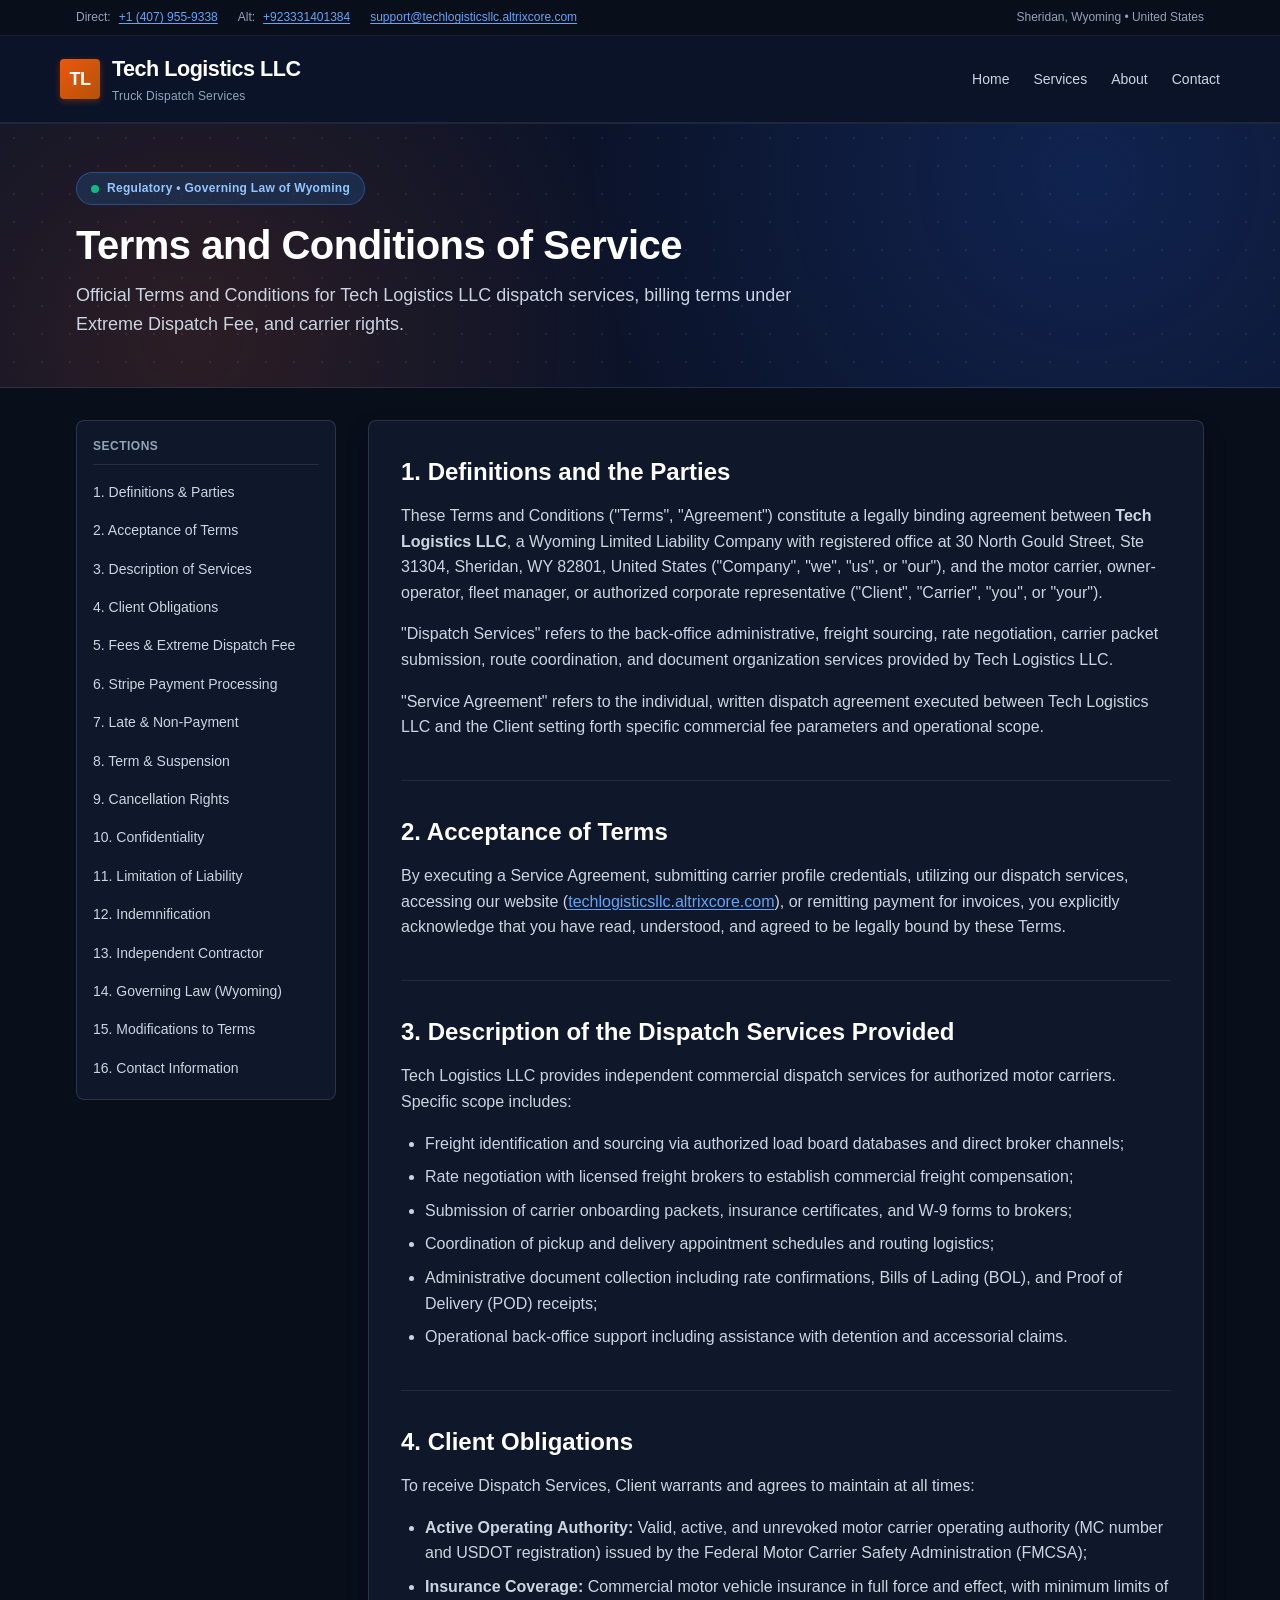
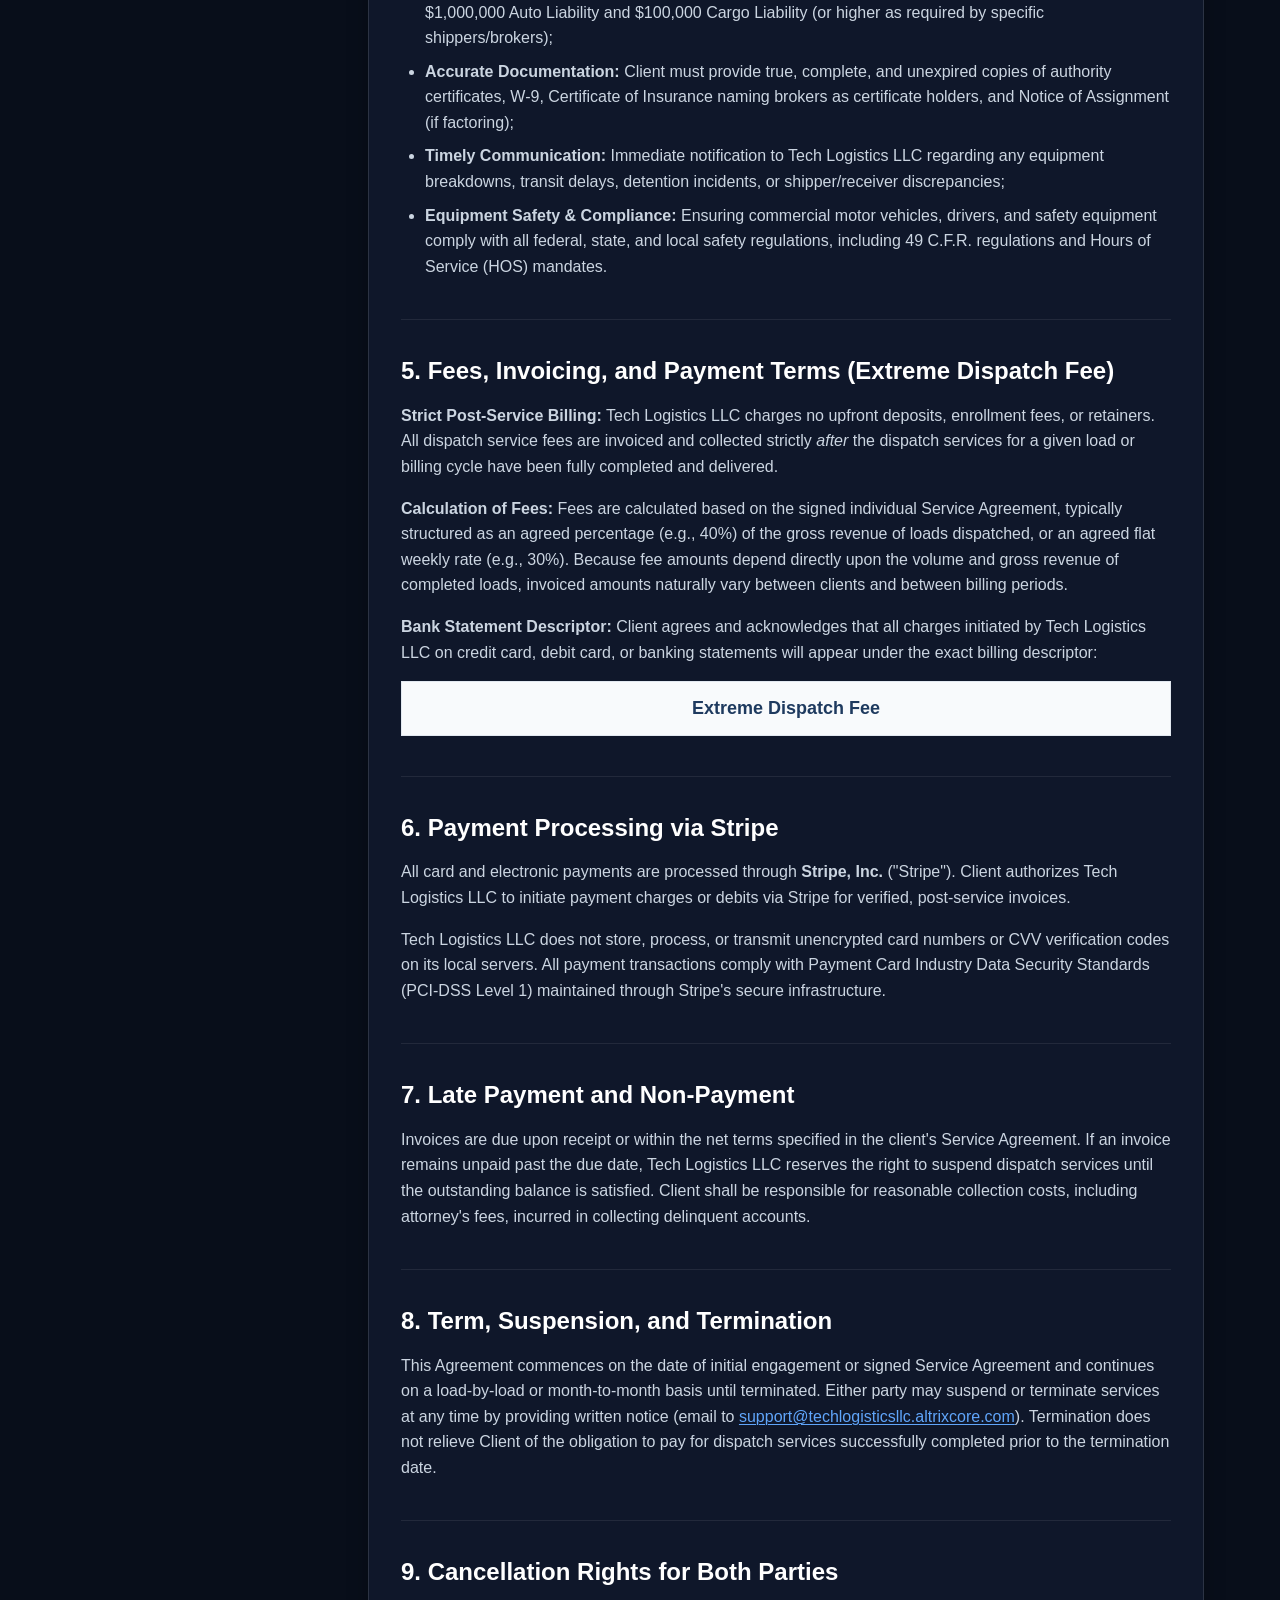
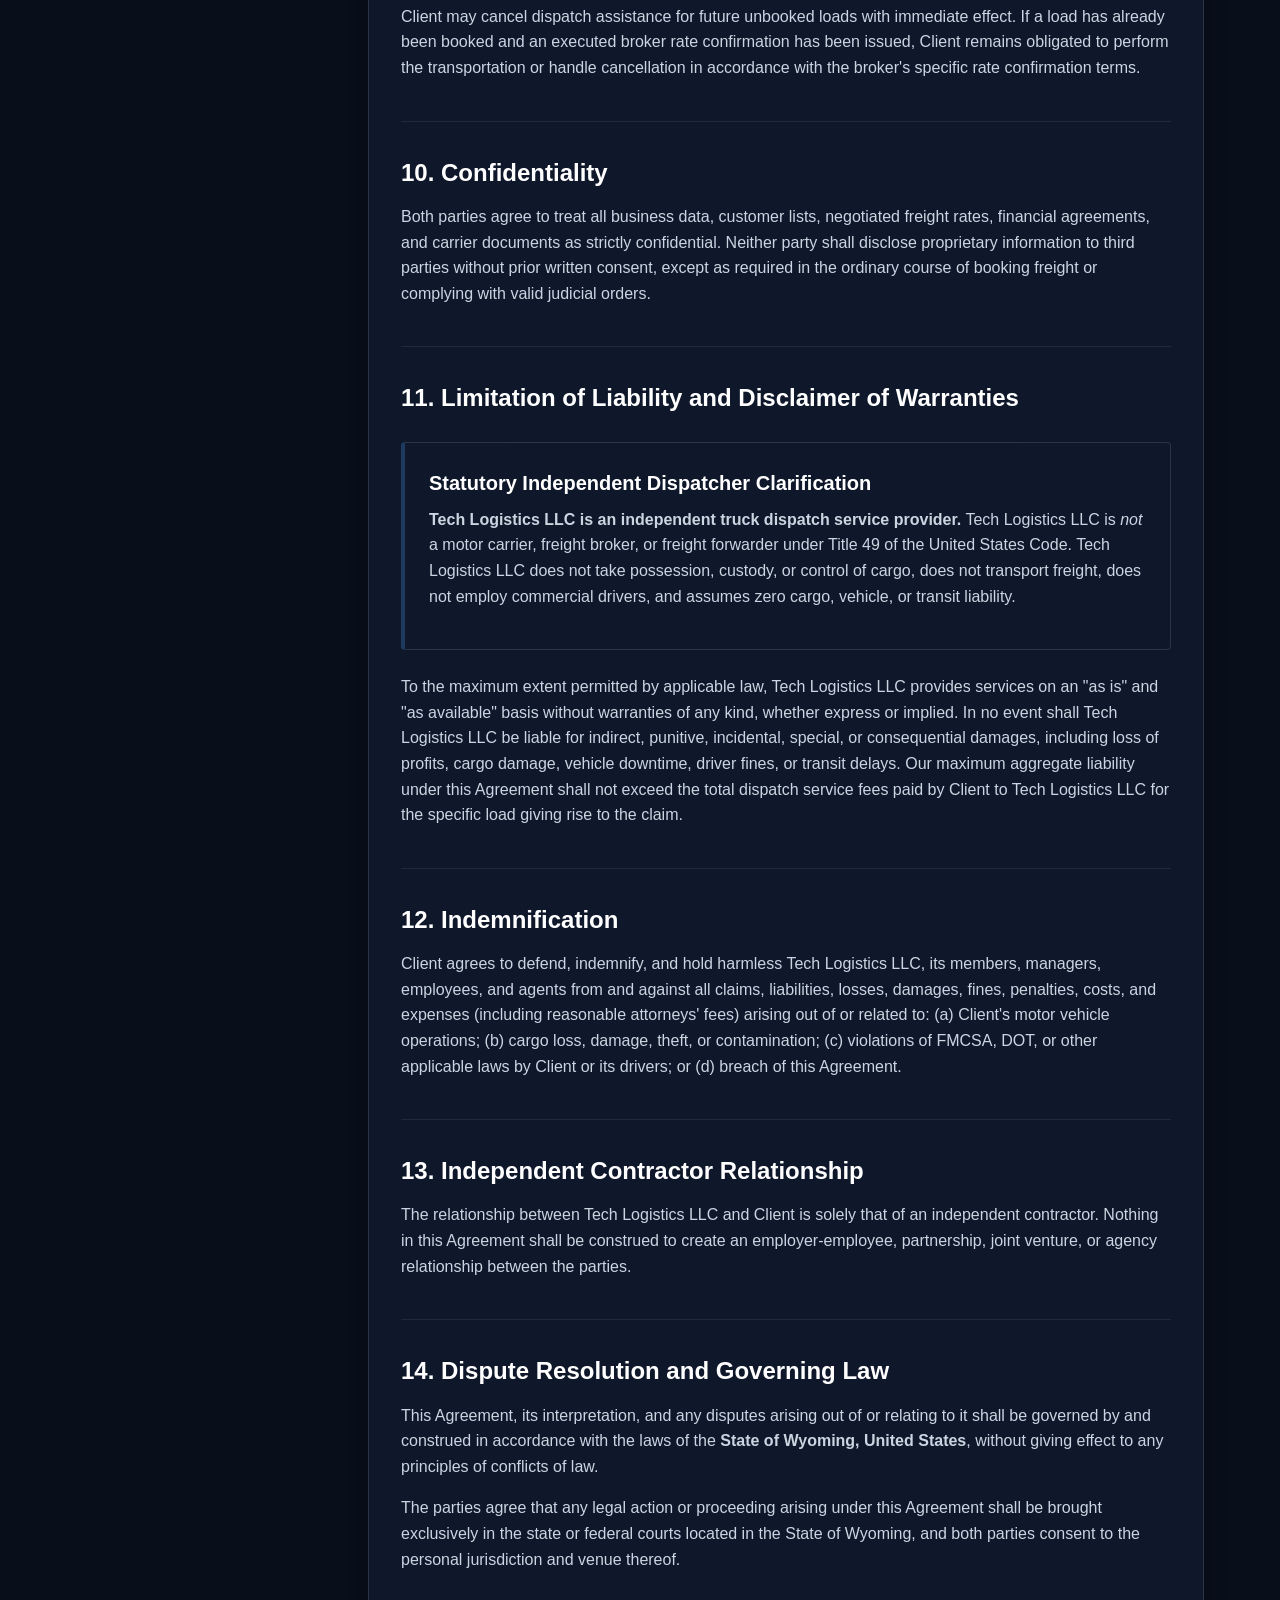
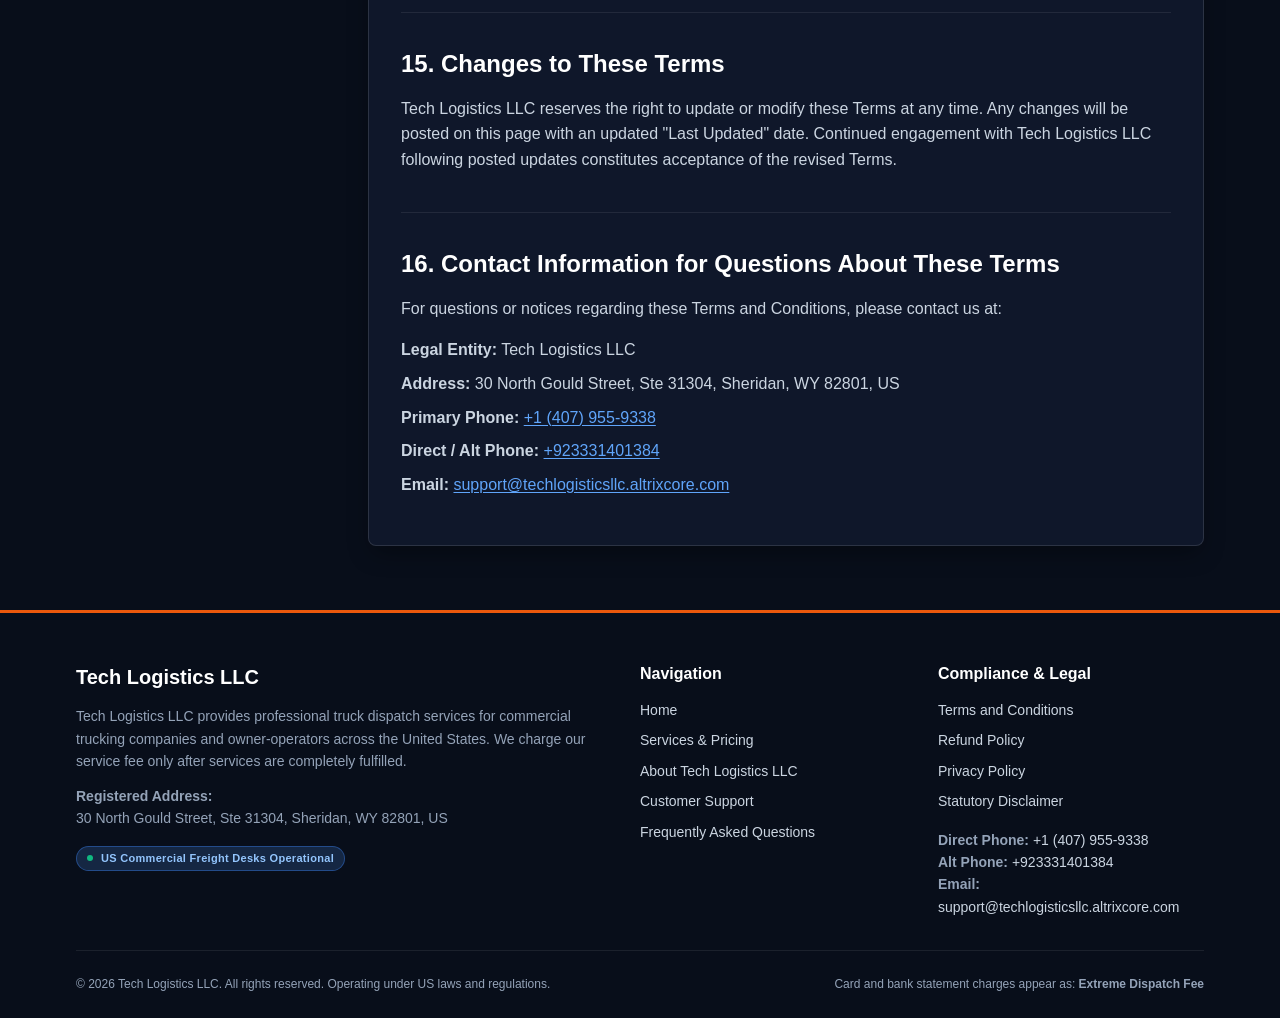
<file: terms.html>
<!DOCTYPE html>
<html lang="en">
<head>
  <meta charset="UTF-8">
  <meta name="viewport" content="width=device-width, initial-scale=1.0">
  <title>Terms and Conditions | Tech Logistics LLC</title>
  <meta name="description" content="Official Terms and Conditions for Tech Logistics LLC dispatch services, billing terms under Extreme Dispatch Fee, governing law of Wyoming.">
  <link rel="icon" type="image/svg+xml" href="favicon.svg">
  <link rel="stylesheet" href="styles.css?v=3.1">
</head>
<body>

  <!-- Top Contact Bar -->
  <aside class="header-top-bar" aria-label="Quick contact information">
    <div class="container header-top-inner">
      <div class="header-contact-items">
        <span class="header-contact-item">Direct: <a href="tel:+14079559338">+1 (407) 955-9338</a></span>
        <span class="header-contact-item">Alt: <a href="tel:+923331401384">+923331401384</a></span>
        <span class="header-contact-item"><a href="mailto:support@techlogisticsllc.altrixcore.com">support@techlogisticsllc.altrixcore.com</a></span>
      </div>
      <div>
        <span>Sheridan, Wyoming &bull; United States</span>
      </div>
    </div>
  </aside>

  <!-- Main Header -->
  <header class="site-header">
    <div class="container header-main-inner">
      <a href="index.html" class="logo-area" aria-label="Tech Logistics LLC Home">
        <div class="logo-mark" aria-hidden="true">TL</div>
        <div>
          <span class="logo-text">Tech Logistics LLC</span>
          <span class="logo-subtitle">Truck Dispatch Services</span>
        </div>
      </a>

      <button type="button" class="nav-toggle" aria-expanded="false" aria-controls="primaryNav" aria-label="Toggle navigation menu">
        <svg viewBox="0 0 24 24" aria-hidden="true"><path d="M3 18h18v-2H3v2zm0-5h18v-2H3v2zm0-7v2h18V6H3z"/></svg>
        <span>Menu</span>
      </button>

      <nav class="primary-nav" id="primaryNav" aria-label="Main Navigation">
        <ul>
          <li><a href="index.html">Home</a></li>
          <li><a href="services.html">Services</a></li>
          <li><a href="about.html">About</a></li>
          <li><a href="contact.html">Contact</a></li>
        </ul>
      </nav>
    </div>
  </header>

  <main id="mainContent">
    <!-- Executive Page Hero Banner -->
    <section class="page-hero-executive" aria-labelledby="termsHeroHeading">
      <div class="container">
        <div class="live-pill-badge">
          <span class="pulse-radar" aria-hidden="true"></span>
          <span>Regulatory &bull; Governing Law of Wyoming</span>
        </div>
        <h1 id="termsHeroHeading" class="page-hero-title">Terms and Conditions of Service</h1>
        <p class="page-hero-lead">
          Official Terms and Conditions for Tech Logistics LLC dispatch services, billing terms under Extreme Dispatch Fee, and carrier rights.
        </p>
      </div>
    </section>

    <div class="container">
      <div class="legal-layout">
        
        <!-- Table of Contents Navigation -->
        <nav class="toc-nav" aria-label="Table of Contents">
          <h2 class="toc-title">Sections</h2>
          <ul class="toc-list">
            <li><a href="#sec-1">1. Definitions &amp; Parties</a></li>
            <li><a href="#sec-2">2. Acceptance of Terms</a></li>
            <li><a href="#sec-3">3. Description of Services</a></li>
            <li><a href="#sec-4">4. Client Obligations</a></li>
            <li><a href="#sec-5">5. Fees &amp; Extreme Dispatch Fee</a></li>
            <li><a href="#sec-6">6. Stripe Payment Processing</a></li>
            <li><a href="#sec-7">7. Late &amp; Non-Payment</a></li>
            <li><a href="#sec-8">8. Term &amp; Suspension</a></li>
            <li><a href="#sec-9">9. Cancellation Rights</a></li>
            <li><a href="#sec-10">10. Confidentiality</a></li>
            <li><a href="#sec-11">11. Limitation of Liability</a></li>
            <li><a href="#sec-12">12. Indemnification</a></li>
            <li><a href="#sec-13">13. Independent Contractor</a></li>
            <li><a href="#sec-14">14. Governing Law (Wyoming)</a></li>
            <li><a href="#sec-15">15. Modifications to Terms</a></li>
            <li><a href="#sec-16">16. Contact Information</a></li>
          </ul>
        </nav>

        <!-- Document Body -->
        <article class="legal-content">

          <section id="sec-1">
            <h2>1. Definitions and the Parties</h2>
            <p>
              These Terms and Conditions ("Terms", "Agreement") constitute a legally binding agreement between <strong>Tech Logistics LLC</strong>, a Wyoming Limited Liability Company with registered office at 30 North Gould Street, Ste 31304, Sheridan, WY 82801, United States ("Company", "we", "us", or "our"), and the motor carrier, owner-operator, fleet manager, or authorized corporate representative ("Client", "Carrier", "you", or "your").
            </p>
            <p>
              "Dispatch Services" refers to the back-office administrative, freight sourcing, rate negotiation, carrier packet submission, route coordination, and document organization services provided by Tech Logistics LLC.
            </p>
            <p>
              "Service Agreement" refers to the individual, written dispatch agreement executed between Tech Logistics LLC and the Client setting forth specific commercial fee parameters and operational scope.
            </p>
          </section>

          <section id="sec-2">
            <h2>2. Acceptance of Terms</h2>
            <p>
              By executing a Service Agreement, submitting carrier profile credentials, utilizing our dispatch services, accessing our website (<a href="https://techlogisticsllc.altrixcore.com/">techlogisticsllc.altrixcore.com</a>), or remitting payment for invoices, you explicitly acknowledge that you have read, understood, and agreed to be legally bound by these Terms.
            </p>
          </section>

          <section id="sec-3">
            <h2>3. Description of the Dispatch Services Provided</h2>
            <p>
              Tech Logistics LLC provides independent commercial dispatch services for authorized motor carriers. Specific scope includes:
            </p>
            <ul>
              <li>Freight identification and sourcing via authorized load board databases and direct broker channels;</li>
              <li>Rate negotiation with licensed freight brokers to establish commercial freight compensation;</li>
              <li>Submission of carrier onboarding packets, insurance certificates, and W-9 forms to brokers;</li>
              <li>Coordination of pickup and delivery appointment schedules and routing logistics;</li>
              <li>Administrative document collection including rate confirmations, Bills of Lading (BOL), and Proof of Delivery (POD) receipts;</li>
              <li>Operational back-office support including assistance with detention and accessorial claims.</li>
            </ul>
          </section>

          <section id="sec-4">
            <h2>4. Client Obligations</h2>
            <p>To receive Dispatch Services, Client warrants and agrees to maintain at all times:</p>
            <ul>
              <li><strong>Active Operating Authority:</strong> Valid, active, and unrevoked motor carrier operating authority (MC number and USDOT registration) issued by the Federal Motor Carrier Safety Administration (FMCSA);</li>
              <li><strong>Insurance Coverage:</strong> Commercial motor vehicle insurance in full force and effect, with minimum limits of $1,000,000 Auto Liability and $100,000 Cargo Liability (or higher as required by specific shippers/brokers);</li>
              <li><strong>Accurate Documentation:</strong> Client must provide true, complete, and unexpired copies of authority certificates, W-9, Certificate of Insurance naming brokers as certificate holders, and Notice of Assignment (if factoring);</li>
              <li><strong>Timely Communication:</strong> Immediate notification to Tech Logistics LLC regarding any equipment breakdowns, transit delays, detention incidents, or shipper/receiver discrepancies;</li>
              <li><strong>Equipment Safety &amp; Compliance:</strong> Ensuring commercial motor vehicles, drivers, and safety equipment comply with all federal, state, and local safety regulations, including 49 C.F.R. regulations and Hours of Service (HOS) mandates.</li>
            </ul>
          </section>

          <section id="sec-5">
            <h2>5. Fees, Invoicing, and Payment Terms (Extreme Dispatch Fee)</h2>
            <p>
              <strong>Strict Post-Service Billing:</strong> Tech Logistics LLC charges no upfront deposits, enrollment fees, or retainers. All dispatch service fees are invoiced and collected strictly <em>after</em> the dispatch services for a given load or billing cycle have been fully completed and delivered.
            </p>
            <p>
              <strong>Calculation of Fees:</strong> Fees are calculated based on the signed individual Service Agreement, typically structured as an agreed percentage (e.g., 40%) of the gross revenue of loads dispatched, or an agreed flat weekly rate (e.g., 30%). Because fee amounts depend directly upon the volume and gross revenue of completed loads, invoiced amounts naturally vary between clients and between billing periods.
            </p>
            <p>
              <strong>Bank Statement Descriptor:</strong> Client agrees and acknowledges that all charges initiated by Tech Logistics LLC on credit card, debit card, or banking statements will appear under the exact billing descriptor:
            </p>
            <p style="font-weight: 700; color: var(--color-brand-primary); font-size: var(--font-size-md); text-align: center; padding: var(--space-3); background-color: var(--color-surface-bg); border: 1px solid var(--color-border); border-radius: var(--border-radius);">
              Extreme Dispatch Fee
            </p>
          </section>

          <section id="sec-6">
            <h2>6. Payment Processing via Stripe</h2>
            <p>
              All card and electronic payments are processed through <strong>Stripe, Inc.</strong> ("Stripe"). Client authorizes Tech Logistics LLC to initiate payment charges or debits via Stripe for verified, post-service invoices.
            </p>
            <p>
              Tech Logistics LLC does not store, process, or transmit unencrypted card numbers or CVV verification codes on its local servers. All payment transactions comply with Payment Card Industry Data Security Standards (PCI-DSS Level 1) maintained through Stripe's secure infrastructure.
            </p>
          </section>

          <section id="sec-7">
            <h2>7. Late Payment and Non-Payment</h2>
            <p>
              Invoices are due upon receipt or within the net terms specified in the client's Service Agreement. If an invoice remains unpaid past the due date, Tech Logistics LLC reserves the right to suspend dispatch services until the outstanding balance is satisfied. Client shall be responsible for reasonable collection costs, including attorney's fees, incurred in collecting delinquent accounts.
            </p>
          </section>

          <section id="sec-8">
            <h2>8. Term, Suspension, and Termination</h2>
            <p>
              This Agreement commences on the date of initial engagement or signed Service Agreement and continues on a load-by-load or month-to-month basis until terminated. Either party may suspend or terminate services at any time by providing written notice (email to <a href="mailto:support@techlogisticsllc.altrixcore.com">support@techlogisticsllc.altrixcore.com</a>). Termination does not relieve Client of the obligation to pay for dispatch services successfully completed prior to the termination date.
            </p>
          </section>

          <section id="sec-9">
            <h2>9. Cancellation Rights for Both Parties</h2>
            <p>
              Client may cancel dispatch assistance for future unbooked loads with immediate effect. If a load has already been booked and an executed broker rate confirmation has been issued, Client remains obligated to perform the transportation or handle cancellation in accordance with the broker's specific rate confirmation terms.
            </p>
          </section>

          <section id="sec-10">
            <h2>10. Confidentiality</h2>
            <p>
              Both parties agree to treat all business data, customer lists, negotiated freight rates, financial agreements, and carrier documents as strictly confidential. Neither party shall disclose proprietary information to third parties without prior written consent, except as required in the ordinary course of booking freight or complying with valid judicial orders.
            </p>
          </section>

          <section id="sec-11">
            <h2>11. Limitation of Liability and Disclaimer of Warranties</h2>
            <div class="notice-box">
              <h4>Statutory Independent Dispatcher Clarification</h4>
              <p>
                <strong>Tech Logistics LLC is an independent truck dispatch service provider.</strong> Tech Logistics LLC is <em>not</em> a motor carrier, freight broker, or freight forwarder under Title 49 of the United States Code. Tech Logistics LLC does not take possession, custody, or control of cargo, does not transport freight, does not employ commercial drivers, and assumes zero cargo, vehicle, or transit liability.
              </p>
            </div>
            <p>
              To the maximum extent permitted by applicable law, Tech Logistics LLC provides services on an "as is" and "as available" basis without warranties of any kind, whether express or implied. In no event shall Tech Logistics LLC be liable for indirect, punitive, incidental, special, or consequential damages, including loss of profits, cargo damage, vehicle downtime, driver fines, or transit delays. Our maximum aggregate liability under this Agreement shall not exceed the total dispatch service fees paid by Client to Tech Logistics LLC for the specific load giving rise to the claim.
            </p>
          </section>

          <section id="sec-12">
            <h2>12. Indemnification</h2>
            <p>
              Client agrees to defend, indemnify, and hold harmless Tech Logistics LLC, its members, managers, employees, and agents from and against all claims, liabilities, losses, damages, fines, penalties, costs, and expenses (including reasonable attorneys' fees) arising out of or related to: (a) Client's motor vehicle operations; (b) cargo loss, damage, theft, or contamination; (c) violations of FMCSA, DOT, or other applicable laws by Client or its drivers; or (d) breach of this Agreement.
            </p>
          </section>

          <section id="sec-13">
            <h2>13. Independent Contractor Relationship</h2>
            <p>
              The relationship between Tech Logistics LLC and Client is solely that of an independent contractor. Nothing in this Agreement shall be construed to create an employer-employee, partnership, joint venture, or agency relationship between the parties.
            </p>
          </section>

          <section id="sec-14">
            <h2>14. Dispute Resolution and Governing Law</h2>
            <p>
              This Agreement, its interpretation, and any disputes arising out of or relating to it shall be governed by and construed in accordance with the laws of the <strong>State of Wyoming, United States</strong>, without giving effect to any principles of conflicts of law.
            </p>
            <p>
              The parties agree that any legal action or proceeding arising under this Agreement shall be brought exclusively in the state or federal courts located in the State of Wyoming, and both parties consent to the personal jurisdiction and venue thereof.
            </p>
          </section>

          <section id="sec-15">
            <h2>15. Changes to These Terms</h2>
            <p>
              Tech Logistics LLC reserves the right to update or modify these Terms at any time. Any changes will be posted on this page with an updated "Last Updated" date. Continued engagement with Tech Logistics LLC following posted updates constitutes acceptance of the revised Terms.
            </p>
          </section>

          <section id="sec-16">
            <h2>16. Contact Information for Questions About These Terms</h2>
            <p>For questions or notices regarding these Terms and Conditions, please contact us at:</p>
            <ul style="list-style: none; margin-left: 0;">
              <li><strong>Legal Entity:</strong> Tech Logistics LLC</li>
              <li><strong>Address:</strong> 30 North Gould Street, Ste 31304, Sheridan, WY 82801, US</li>
              <li><strong>Primary Phone:</strong> <a href="tel:+14079559338">+1 (407) 955-9338</a></li>
              <li><strong>Direct / Alt Phone:</strong> <a href="tel:+923331401384">+923331401384</a></li>
              <li><strong>Email:</strong> <a href="mailto:support@techlogisticsllc.altrixcore.com">support@techlogisticsllc.altrixcore.com</a></li>
            </ul>
          </section>

        </article>

      </div>
    </div>
  </main>

  <!-- Site Footer -->
  <footer class="site-footer">
    <div class="container">
      <div class="footer-grid">
        <div class="footer-company-col">
          <h3>Tech Logistics LLC</h3>
          <p>
            Tech Logistics LLC provides professional truck dispatch services for commercial trucking companies and owner-operators across the United States. We charge our service fee only after services are completely fulfilled.
          </p>
          <address class="footer-address-block"><strong>Registered Address:</strong><br>30 North Gould Street, Ste 31304, Sheridan, WY 82801, US</address>
          <div style="margin-top: var(--space-4);">
            <span class="live-pill-badge" style="font-size: 11px; padding: 3px 10px; margin-bottom: 0;">
              <span class="pulse-radar" style="width: 6px; height: 6px;" aria-hidden="true"></span>
              <span>US Commercial Freight Desks Operational</span>
            </span>
          </div>
        </div>

        <div class="footer-col">
          <h4>Navigation</h4>
          <ul>
            <li><a href="index.html">Home</a></li>
            <li><a href="services.html">Services &amp; Pricing</a></li>
            <li><a href="about.html">About Tech Logistics LLC</a></li>
            <li><a href="contact.html">Customer Support</a></li>
            <li><a href="faq.html">Frequently Asked Questions</a></li>
          </ul>
        </div>

        <div class="footer-col">
          <h4>Compliance &amp; Legal</h4>
          <ul>
            <li><a href="terms.html">Terms and Conditions</a></li>
            <li><a href="refund-policy.html">Refund Policy</a></li>
            <li><a href="privacy.html">Privacy Policy</a></li>
            <li><a href="disclaimer.html">Statutory Disclaimer</a></li>
          </ul>
          <div style="margin-top: var(--space-4);">
            <p><strong>Direct Phone:</strong> <a href="tel:+14079559338">+1 (407) 955-9338</a></p>
            <p><strong>Alt Phone:</strong> <a href="tel:+923331401384">+923331401384</a></p>
            <p><strong>Email:</strong> <a href="mailto:support@techlogisticsllc.altrixcore.com">support@techlogisticsllc.altrixcore.com</a></p>
          </div>
        </div>
      </div>

      <div class="footer-bottom">
        <p>&copy; <span class="current-year">2026</span> Tech Logistics LLC. All rights reserved. Operating under US laws and regulations.</p>
        <p>Card and bank statement charges appear as: <strong>Extreme Dispatch Fee</strong></p>
      </div>
    </div>
  </footer>

  <script src="script.js"></script>
</body>
</html>
</file>
<file: styles.css>
/* ==========================================================================
   Tech Logistics LLC — Master Production Stylesheet (v3.0)
   Enterprise Logistics Design System & Compliance Framework
   Zero external dependencies • WCAG AAA/AA Compliant • 320px+ Responsive
   ========================================================================== */

:root {
  /* Core Palette: Deep Navy, Slate & Burnt Amber Logistics Tokens */
  --color-navy-950: #080e1a;
  --color-navy-900: #0b1329;
  --color-navy-800: #101c3d;
  --color-slate-900: #0f172a;
  --color-slate-800: #1e293b;
  --color-slate-700: #334155;
  --color-slate-600: #475467;
  --color-slate-500: #64748b;
  --color-slate-400: #94a3b8;
  --color-slate-300: #cbd5e1;
  --color-slate-200: #e2e8f0;
  --color-slate-100: #f1f5f9;
  --color-slate-50:  #f8fafc;
  
  --color-brand-primary: #1e3a5f;      /* Deep steel blue */
  --color-brand-accent: #ea580c;       /* High-visibility safety amber / burnt orange */
  --color-brand-accent-hover: #c2410c; /* Rich dark amber */
  --color-brand-blue: #2563eb;         /* Vibrant cobalt blue */
  --color-brand-cyan: #0284c7;         /* Precision sky blue */
  --color-brand-emerald: #10b981;      /* Verification green */

  --color-text-dark: #0f172a;          /* High-contrast body text */
  --color-text-muted: #475467;         /* Secondary descriptive text */
  --color-text-light: #f8fafc;         /* White text on dark surfaces */
  --color-text-subtle: #94a3b8;        /* Muted labels on dark surfaces */

  --color-surface-card: #ffffff;
  --color-surface-bg: #f8fafc;
  --color-border: #e2e8f0;
  --color-border-dark: rgba(255, 255, 255, 0.12);

  /* Typography: Modern Native Font Stack */
  --font-sans: -apple-system, BlinkMacSystemFont, "Segoe UI", Roboto, Oxygen, Ubuntu, Cantarell, "Helvetica Neue", Arial, sans-serif;
  --font-mono: ui-monospace, SFMono-Regular, "SF Mono", Menlo, Consolas, "Liberation Mono", monospace;

  /* Type Scale */
  --font-size-xs: 0.75rem;     /* 12px */
  --font-size-sm: 0.875rem;    /* 14px */
  --font-size-base: 1rem;      /* 16px */
  --font-size-md: 1.125rem;    /* 18px */
  --font-size-lg: 1.25rem;     /* 20px */
  --font-size-xl: 1.5rem;      /* 24px */
  --font-size-2xl: 1.875rem;   /* 30px */
  --font-size-3xl: 2.25rem;    /* 36px */
  --font-size-4xl: 2.875rem;   /* 46px */

  /* Spacing */
  --space-1: 0.25rem;
  --space-2: 0.5rem;
  --space-3: 0.75rem;
  --space-4: 1rem;
  --space-5: 1.25rem;
  --space-6: 1.5rem;
  --space-8: 2rem;
  --space-10: 2.5rem;
  --space-12: 3rem;
  --space-16: 4rem;

  /* Layout */
  --container-max: 1160px;
  --radius-sm: 4px;
  --radius-md: 8px;
  --radius-lg: 12px;
  --shadow-sm: 0 1px 3px rgba(15, 23, 42, 0.06);
  --shadow-md: 0 4px 12px -1px rgba(15, 23, 42, 0.08), 0 2px 4px -2px rgba(15, 23, 42, 0.04);
  --shadow-lg: 0 10px 25px -3px rgba(15, 23, 42, 0.12), 0 4px 6px -4px rgba(15, 23, 42, 0.06);
}

/* ==========================================================================
   Base & Global Styles
   ========================================================================== */
*, *::before, *::after {
  box-sizing: border-box;
  margin: 0;
  padding: 0;
}

html {
  font-size: 16px;
  -webkit-text-size-adjust: 100%;
  scroll-behavior: smooth;
}

body {
  font-family: var(--font-sans);
  font-size: var(--font-size-base);
  line-height: 1.6;
  color: #cbd5e1;
  background-color: var(--color-navy-950);
  min-height: 100vh;
  display: flex;
  flex-direction: column;
}

main {
  flex: 1 0 auto;
}

:focus-visible {
  outline: 3px solid var(--color-brand-accent);
  outline-offset: 2px;
}

a {
  color: #60a5fa;
  text-decoration: underline;
  text-decoration-thickness: 1px;
  text-underline-offset: 2px;
}

a:hover, a:focus-visible {
  color: #fb923c;
}

img, svg {
  display: block;
  max-width: 100%;
}

.container {
  width: 100%;
  max-width: var(--container-max);
  margin-left: auto;
  margin-right: auto;
  padding-left: var(--space-4);
  padding-right: var(--space-4);
}

.content-measure {
  max-width: 760px;
}

/* ==========================================================================
   Header & Navigation
   ========================================================================== */
.site-header {
  background-color: var(--color-navy-900);
  color: #ffffff;
  border-bottom: 2px solid rgba(255, 255, 255, 0.08);
  position: relative;
  z-index: 100;
}

.site-header a {
  color: #ffffff;
  text-decoration: none;
}

.header-top-bar {
  background-color: var(--color-navy-950);
  font-size: var(--font-size-xs);
  padding: var(--space-2) 0;
  border-bottom: 1px solid rgba(255, 255, 255, 0.07);
  color: var(--color-slate-400);
}

.header-top-inner {
  display: flex;
  justify-content: space-between;
  align-items: center;
  flex-wrap: wrap;
  gap: var(--space-3);
}

.header-contact-items {
  display: flex;
  flex-wrap: wrap;
  gap: var(--space-5);
  align-items: center;
}

.header-contact-item {
  display: inline-flex;
  align-items: center;
  gap: var(--space-2);
}

.header-contact-item svg {
  width: 13px;
  height: 13px;
  fill: var(--color-brand-cyan);
}

.header-main-inner {
  display: flex;
  justify-content: space-between;
  align-items: center;
  padding: var(--space-4) 0;
}

.logo-area {
  display: flex;
  align-items: center;
  gap: var(--space-3);
  text-decoration: none;
}

.logo-mark {
  width: 40px;
  height: 40px;
  background: linear-gradient(135deg, var(--color-brand-accent) 0%, #b45309 100%);
  color: #ffffff;
  display: flex;
  align-items: center;
  justify-content: center;
  border-radius: var(--radius-sm);
  font-weight: 800;
  font-size: 1.125rem;
  letter-spacing: -0.5px;
  box-shadow: 0 2px 6px rgba(234, 88, 12, 0.35);
}

.logo-text {
  font-size: 1.35rem;
  font-weight: 800;
  letter-spacing: -0.5px;
  color: #ffffff;
}

.logo-subtitle {
  display: block;
  font-size: var(--font-size-xs);
  color: var(--color-slate-400);
  font-weight: 500;
  letter-spacing: 0.2px;
}

.nav-toggle {
  display: none;
  background: transparent;
  border: 1px solid rgba(255, 255, 255, 0.2);
  color: #ffffff;
  padding: var(--space-2) var(--space-3);
  border-radius: var(--radius-sm);
  cursor: pointer;
  font-family: inherit;
  font-size: var(--font-size-sm);
  align-items: center;
  gap: var(--space-2);
}

.nav-toggle svg {
  width: 20px;
  height: 20px;
  fill: currentColor;
}

.primary-nav ul {
  display: flex;
  list-style: none;
  gap: var(--space-6);
  align-items: center;
}

.primary-nav a {
  font-weight: 500;
  font-size: var(--font-size-sm);
  padding: var(--space-2) 0;
  color: var(--color-slate-300);
  position: relative;
  transition: color 150ms ease;
}

.primary-nav a:hover,
.primary-nav a:focus-visible {
  color: #ffffff;
}

.primary-nav a[aria-current="page"] {
  font-weight: 700;
  color: #ffffff;
}

.primary-nav a[aria-current="page"]::after {
  content: "";
  position: absolute;
  bottom: -4px;
  left: 0;
  right: 0;
  height: 2px;
  background-color: var(--color-brand-accent);
}

.header-cta-btn {
  display: inline-flex;
  align-items: center;
  gap: var(--space-2);
  background: rgba(234, 88, 12, 0.15);
  border: 1px solid var(--color-brand-accent);
  color: #ffedd5 !important;
  font-weight: 600;
  font-size: var(--font-size-xs);
  padding: 6px 14px;
  border-radius: 9999px;
  transition: all 150ms ease;
}

.header-cta-btn:hover {
  background: var(--color-brand-accent);
  color: #ffffff !important;
}

/* ==========================================================================
   Buttons
   ========================================================================== */
.btn {
  display: inline-flex;
  align-items: center;
  justify-content: center;
  gap: var(--space-2);
  padding: 12px 24px;
  font-family: inherit;
  font-size: var(--font-size-base);
  font-weight: 700;
  text-decoration: none;
  border-radius: var(--radius-sm);
  border: 1px solid transparent;
  cursor: pointer;
  line-height: 1.3;
  transition: all 150ms ease;
  white-space: nowrap;
}

.btn-primary {
  background-color: var(--color-brand-accent);
  color: #ffffff !important;
  box-shadow: 0 4px 12px rgba(234, 88, 12, 0.35);
}

.btn-primary:hover, .btn-primary:focus-visible {
  background-color: var(--color-brand-accent-hover);
  color: #ffffff !important;
  box-shadow: 0 6px 16px rgba(234, 88, 12, 0.45);
  transform: translateY(-1px);
}

.btn-outline-white {
  background-color: rgba(255, 255, 255, 0.08);
  color: #ffffff !important;
  border-color: rgba(255, 255, 255, 0.25);
}

.btn-outline-white:hover, .btn-outline-white:focus-visible {
  background-color: rgba(255, 255, 255, 0.16);
  border-color: #ffffff;
  color: #ffffff !important;
  transform: translateY(-1px);
}

.btn-secondary {
  background-color: #ffffff;
  color: var(--color-navy-900) !important;
  border-color: var(--color-slate-300);
}

.btn-secondary:hover, .btn-secondary:focus-visible {
  background-color: var(--color-slate-100);
  border-color: var(--color-slate-400);
}

/* ==========================================================================
   Enterprise Hero Section
   ========================================================================== */
.hero-enterprise {
  background-color: var(--color-navy-900);
  background-image: 
    radial-gradient(circle at 85% 20%, rgba(37, 99, 235, 0.2) 0%, transparent 45%),
    radial-gradient(circle at 15% 80%, rgba(234, 88, 12, 0.15) 0%, transparent 40%),
    radial-gradient(rgba(255, 255, 255, 0.08) 1px, transparent 1px);
  background-size: 100% 100%, 100% 100%, 28px 28px;
  color: #ffffff;
  padding: var(--space-12) 0 var(--space-16) 0;
  border-bottom: 1px solid rgba(255, 255, 255, 0.1);
  position: relative;
}

.hero-grid {
  display: grid;
  grid-template-columns: 1.15fr 0.95fr;
  gap: var(--space-8);
  align-items: center;
}

/* Live Operational Badge */
.live-pill-badge {
  display: inline-flex;
  align-items: center;
  gap: var(--space-2);
  padding: 6px 14px;
  background: rgba(30, 58, 95, 0.6);
  border: 1px solid rgba(59, 130, 246, 0.4);
  border-radius: 9999px;
  font-size: var(--font-size-xs);
  font-weight: 600;
  color: #93c5fd;
  margin-bottom: var(--space-4);
  letter-spacing: 0.3px;
}

.pulse-radar {
  width: 8px;
  height: 8px;
  background-color: #10b981;
  border-radius: 50%;
  box-shadow: 0 0 0 0 rgba(16, 185, 129, 0.7);
  animation: radarPulse 2s infinite;
}

@keyframes radarPulse {
  0% { transform: scale(0.95); box-shadow: 0 0 0 0 rgba(16, 185, 129, 0.7); }
  70% { transform: scale(1); box-shadow: 0 0 0 6px rgba(16, 185, 129, 0); }
  100% { transform: scale(0.95); box-shadow: 0 0 0 0 rgba(16, 185, 129, 0); }
}

.hero-enterprise-title {
  font-size: 2.75rem;
  font-weight: 800;
  line-height: 1.15;
  color: #ffffff;
  margin-bottom: var(--space-4);
  letter-spacing: -0.75px;
}

.hero-enterprise-lead {
  font-size: var(--font-size-md);
  line-height: 1.6;
  color: #cbd5e1;
  margin-bottom: var(--space-6);
  max-width: 600px;
}

.hero-actions-row {
  display: flex;
  flex-wrap: wrap;
  gap: var(--space-4);
  margin-bottom: var(--space-6);
}

.hero-trust-bullets {
  display: flex;
  flex-wrap: wrap;
  gap: var(--space-4);
  padding-top: var(--space-6);
  border-top: 1px solid rgba(255, 255, 255, 0.12);
  font-size: var(--font-size-xs);
  color: #94a3b8;
}

.trust-bullet-item {
  display: inline-flex;
  align-items: center;
  gap: var(--space-2);
}

.trust-bullet-item svg {
  width: 15px;
  height: 15px;
  fill: var(--color-brand-emerald);
}

/* ==========================================================================
   Live Dispatch Console Showcase (Right Column Hero)
   ========================================================================== */
.console-card {
  background: #0f172a;
  border: 1px solid rgba(255, 255, 255, 0.14);
  border-radius: var(--radius-md);
  padding: var(--space-6);
  box-shadow: 0 25px 50px -12px rgba(0, 0, 0, 0.6);
  color: #ffffff;
}

.console-top {
  display: flex;
  justify-content: space-between;
  align-items: center;
  padding-bottom: var(--space-3);
  border-bottom: 1px solid rgba(255, 255, 255, 0.1);
  margin-bottom: var(--space-4);
}

.console-title-wrap {
  display: flex;
  align-items: center;
  gap: var(--space-2);
  font-size: var(--font-size-sm);
  font-weight: 700;
  color: #ffffff;
}

.console-badge-active {
  background: rgba(16, 185, 129, 0.18);
  color: #34d399;
  border: 1px solid rgba(16, 185, 129, 0.4);
  padding: 2px 8px;
  border-radius: 4px;
  font-size: var(--font-size-xs);
  font-weight: 700;
}

.load-item-box {
  background: rgba(255, 255, 255, 0.04);
  border: 1px solid rgba(255, 255, 255, 0.08);
  border-radius: var(--radius-sm);
  padding: var(--space-3);
  margin-bottom: var(--space-3);
}

.load-item-lane {
  display: flex;
  justify-content: space-between;
  align-items: center;
  font-weight: 700;
  font-size: var(--font-size-sm);
  color: #ffffff;
  margin-bottom: var(--space-1);
}

.load-rate-tag {
  color: #fbbf24;
  font-family: var(--font-mono);
  font-weight: 800;
  font-size: var(--font-size-base);
}

.load-meta-row {
  display: flex;
  justify-content: space-between;
  font-size: var(--font-size-xs);
  color: #94a3b8;
}

.load-status-dot {
  display: inline-block;
  width: 6px;
  height: 6px;
  border-radius: 50%;
  background: #10b981;
  margin-right: 4px;
}

.console-footer-note {
  background: rgba(234, 88, 12, 0.1);
  border-left: 3px solid var(--color-brand-accent);
  padding: var(--space-3);
  border-radius: var(--radius-sm);
  font-size: var(--font-size-xs);
  color: #fed7aa;
  line-height: 1.45;
  margin-top: var(--space-4);
}

/* ==========================================================================
   Metrics Ribbon
   ========================================================================== */
.stats-ribbon {
  background: #0b1329;
  border-bottom: 1px solid rgba(255, 255, 255, 0.08);
  padding: var(--space-8) 0;
  color: #ffffff;
}

.stats-ribbon-grid {
  display: grid;
  grid-template-columns: repeat(4, 1fr);
  gap: var(--space-6);
  text-align: center;
}

.stat-item {
  border-right: 1px solid rgba(255, 255, 255, 0.08);
  padding-right: var(--space-4);
}

.stat-item:last-child {
  border-right: none;
}

.stat-value {
  font-size: 2.25rem;
  font-weight: 800;
  color: #ffffff;
  line-height: 1.1;
  margin-bottom: var(--space-1);
  letter-spacing: -0.5px;
}

.stat-value-accent {
  color: #f59e0b;
}

.stat-value-blue {
  color: #60a5fa;
}

.stat-label {
  font-size: var(--font-size-xs);
  color: #94a3b8;
  font-weight: 600;
  text-transform: uppercase;
  letter-spacing: 0.6px;
}

/* ==========================================================================
   Sections & Cards (Executive Dark Command Design)
   ========================================================================== */
.section {
  padding: var(--space-16) 0;
  background-color: var(--color-navy-950);
  position: relative;
}

.section-alt {
  background-color: var(--color-navy-900);
  background-image: radial-gradient(rgba(255, 255, 255, 0.05) 1px, transparent 1px);
  background-size: 28px 28px;
  border-top: 1px solid rgba(255, 255, 255, 0.08);
  border-bottom: 1px solid rgba(255, 255, 255, 0.08);
}

.section-header {
  margin-bottom: var(--space-10);
  text-align: left;
}

.section-header-center {
  text-align: center;
  max-width: 720px;
  margin-left: auto;
  margin-right: auto;
}

.section-eyebrow {
  font-size: var(--font-size-xs);
  font-weight: 700;
  text-transform: uppercase;
  letter-spacing: 1px;
  color: var(--color-brand-accent);
  margin-bottom: var(--space-2);
}

.section-title {
  font-size: 2.25rem;
  font-weight: 800;
  color: #ffffff;
  line-height: 1.2;
  margin-bottom: var(--space-3);
  letter-spacing: -0.5px;
}

.section-subtitle {
  font-size: var(--font-size-md);
  color: #94a3b8;
  line-height: 1.55;
}

/* Services Grid */
.services-grid {
  display: grid;
  grid-template-columns: repeat(auto-fit, minmax(320px, 1fr));
  gap: var(--space-6);
}

.service-card {
  background-color: #0f172a;
  border: 1px solid rgba(255, 255, 255, 0.1);
  border-radius: var(--radius-md);
  padding: var(--space-8);
  box-shadow: 0 10px 25px -5px rgba(0, 0, 0, 0.4);
  display: flex;
  flex-direction: column;
  transition: transform 200ms ease, box-shadow 200ms ease, border-color 200ms ease;
  color: #cbd5e1;
}

.service-card:hover {
  transform: translateY(-4px);
  box-shadow: 0 20px 35px -5px rgba(0, 0, 0, 0.6);
  border-color: rgba(96, 165, 250, 0.4);
}

.service-card-icon {
  width: 46px;
  height: 46px;
  background-color: rgba(37, 99, 235, 0.15);
  color: #60a5fa;
  border: 1px solid rgba(59, 130, 246, 0.3);
  display: flex;
  align-items: center;
  justify-content: center;
  border-radius: var(--radius-sm);
  margin-bottom: var(--space-5);
}

.service-card-icon svg {
  width: 24px;
  height: 24px;
  fill: currentColor;
}

.service-card-title {
  font-size: var(--font-size-lg);
  font-weight: 800;
  color: #ffffff;
  margin-bottom: var(--space-2);
}

.service-card-desc {
  font-size: var(--font-size-base);
  color: #94a3b8;
  line-height: 1.55;
  margin-bottom: var(--space-5);
  flex-grow: 1;
}

.service-card a {
  font-weight: 600;
  font-size: var(--font-size-sm);
  color: #60a5fa;
  display: inline-flex;
  align-items: center;
  gap: 4px;
  text-decoration: none;
}

.service-card a:hover {
  color: #fb923c;
  text-decoration: underline;
}

/* Equipment Matrix */
.equipment-grid {
  display: grid;
  grid-template-columns: repeat(auto-fit, minmax(250px, 1fr));
  gap: var(--space-6);
}

.equipment-card {
  background: #0f172a;
  border: 1px solid rgba(255, 255, 255, 0.1);
  border-radius: var(--radius-md);
  padding: var(--space-6);
  box-shadow: 0 10px 25px -5px rgba(0, 0, 0, 0.4);
  transition: transform 200ms ease, box-shadow 200ms ease, border-color 200ms ease;
  color: #cbd5e1;
}

.equipment-card:hover {
  transform: translateY(-4px);
  box-shadow: 0 20px 35px -5px rgba(0, 0, 0, 0.6);
  border-color: rgba(96, 165, 250, 0.4);
}

.equipment-icon-wrap {
  width: 44px;
  height: 44px;
  border-radius: var(--radius-sm);
  display: flex;
  align-items: center;
  justify-content: center;
  margin-bottom: var(--space-4);
}

.equipment-icon-wrap svg {
  width: 22px;
  height: 22px;
  fill: currentColor;
}

.equipment-title {
  font-size: var(--font-size-md);
  font-weight: 800;
  color: #ffffff;
  margin-bottom: var(--space-2);
}

.equipment-spec-list {
  list-style: none;
  font-size: var(--font-size-xs);
  color: #94a3b8;
  display: flex;
  flex-direction: column;
  gap: var(--space-2);
  margin-top: var(--space-3);
  padding-top: var(--space-3);
  border-top: 1px solid rgba(255, 255, 255, 0.1);
}

.equipment-spec-list li {
  display: flex;
  justify-content: space-between;
}

.equipment-spec-list strong {
  color: #ffffff;
}

/* ==========================================================================
   Sequential Workflow (Timeline Pipeline)
   ========================================================================== */
.sequence-list {
  list-style: none;
  display: flex;
  flex-direction: column;
  gap: var(--space-6);
}

.sequence-item {
  display: flex;
  gap: var(--space-5);
  align-items: flex-start;
  background-color: #0f172a;
  border: 1px solid rgba(255, 255, 255, 0.1);
  border-radius: var(--radius-md);
  padding: var(--space-6) var(--space-8);
  box-shadow: 0 10px 25px -5px rgba(0, 0, 0, 0.4);
  transition: border-color 200ms ease;
  color: #cbd5e1;
}

.sequence-item:hover {
  border-color: rgba(96, 165, 250, 0.35);
}

.sequence-number {
  flex-shrink: 0;
  width: 44px;
  height: 44px;
  background: #1e293b;
  color: #ffffff;
  font-weight: 800;
  display: flex;
  align-items: center;
  justify-content: center;
  border-radius: 50%;
  font-size: var(--font-size-base);
  border: 2px solid var(--color-brand-accent);
  box-shadow: 0 0 14px rgba(234, 88, 12, 0.35);
}

.sequence-content h3 {
  font-size: var(--font-size-lg);
  font-weight: 800;
  color: #ffffff;
  margin-bottom: var(--space-2);
}

.sequence-content p {
  color: #94a3b8;
  line-height: 1.6;
}

/* ==========================================================================
   Compliance & Trust Spotlight
   ========================================================================== */
.compliance-spotlight-box {
  background: linear-gradient(135deg, #0b1329 0%, #111c38 100%);
  border: 1px solid rgba(255, 255, 255, 0.14);
  border-radius: var(--radius-lg);
  padding: var(--space-8);
  color: #ffffff;
  margin: var(--space-10) 0;
  box-shadow: 0 20px 45px -10px rgba(0, 0, 0, 0.6);
}

.compliance-spotlight-box h3 {
  font-size: var(--font-size-xl);
  font-weight: 800;
  color: #ffffff;
  margin-bottom: var(--space-2);
  display: flex;
  align-items: center;
  gap: var(--space-3);
}

.compliance-spotlight-box h3 svg {
  width: 24px;
  height: 24px;
  fill: #f59e0b;
}

.compliance-spotlight-box p {
  color: #cbd5e1;
  line-height: 1.6;
  margin-bottom: var(--space-5);
}

.compliance-grid-badges {
  display: grid;
  grid-template-columns: repeat(auto-fit, minmax(220px, 1fr));
  gap: var(--space-3);
  padding-top: var(--space-5);
  border-top: 1px solid rgba(255, 255, 255, 0.12);
}

.compliance-badge-item {
  background: rgba(255, 255, 255, 0.05);
  border: 1px solid rgba(255, 255, 255, 0.1);
  padding: var(--space-3) var(--space-4);
  border-radius: var(--radius-sm);
  font-size: var(--font-size-xs);
  color: #cbd5e1;
}

.compliance-badge-item strong {
  display: block;
  color: #60a5fa;
  font-size: var(--font-size-sm);
  margin-bottom: 2px;
}

/* Callout Box */
.notice-box {
  background-color: #0f172a;
  border: 1px solid rgba(255, 255, 255, 0.12);
  border-left: 4px solid var(--color-brand-primary);
  padding: var(--space-6);
  border-radius: var(--radius-sm);
  margin: var(--space-6) 0;
  color: #cbd5e1;
}

.notice-box-accent {
  background-color: rgba(234, 88, 12, 0.12);
  border-color: rgba(234, 88, 12, 0.3);
  border-left: 4px solid var(--color-brand-accent);
}

.notice-box h3, .notice-box h4 {
  color: #ffffff;
  font-size: var(--font-size-lg);
  font-weight: 800;
  margin-bottom: var(--space-2);
}

.notice-box p {
  color: #94a3b8;
  line-height: 1.6;
}

.notice-box-accent p {
  color: #fed7aa;
}

.notice-box p + p {
  margin-top: var(--space-3);
}

/* ==========================================================================
   Pricing Table
   ========================================================================== */
.pricing-table-container {
  overflow-x: auto;
  margin: var(--space-6) 0;
  background-color: #0f172a;
  border: 1px solid rgba(255, 255, 255, 0.12);
  border-radius: var(--radius-md);
  box-shadow: 0 10px 25px -5px rgba(0, 0, 0, 0.4);
}

.pricing-table {
  width: 100%;
  border-collapse: collapse;
  text-align: left;
  font-size: var(--font-size-base);
}

.pricing-table th,
.pricing-table td {
  padding: var(--space-4) var(--space-6);
  border-bottom: 1px solid rgba(255, 255, 255, 0.08);
}

.pricing-table th {
  background-color: #1e293b;
  font-weight: 700;
  color: #ffffff;
  border-bottom: 1px solid rgba(255, 255, 255, 0.12);
}

.pricing-table td {
  color: #cbd5e1;
}

.pricing-table tr:last-child td {
  border-bottom: none;
}

.pricing-table .rate-highlight {
  font-weight: 800;
  color: #38bdf8;
}

/* ==========================================================================
   Legal Documents Layout
   ========================================================================== */
.legal-page-header {
  padding: var(--space-10) 0 var(--space-6) 0;
  border-bottom: 1px solid rgba(255, 255, 255, 0.1);
  background-color: var(--color-navy-900);
}

.legal-title {
  font-size: 2.25rem;
  font-weight: 800;
  color: #ffffff;
  margin-bottom: var(--space-2);
}

.legal-meta {
  font-size: var(--font-size-sm);
  color: #94a3b8;
}

.legal-layout {
  display: grid;
  grid-template-columns: 260px 1fr;
  gap: var(--space-8);
  padding: var(--space-8) 0 var(--space-16) 0;
  align-items: start;
}

.toc-nav {
  position: sticky;
  top: var(--space-6);
  background-color: #0f172a;
  border: 1px solid rgba(255, 255, 255, 0.12);
  border-radius: var(--radius-md);
  padding: var(--space-4);
  max-height: calc(100vh - var(--space-12));
  overflow-y: auto;
}

.toc-title {
  font-size: var(--font-size-xs);
  font-weight: 700;
  text-transform: uppercase;
  letter-spacing: 0.5px;
  color: #94a3b8;
  margin-bottom: var(--space-3);
  padding-bottom: var(--space-2);
  border-bottom: 1px solid rgba(255, 255, 255, 0.1);
}

.toc-list {
  list-style: none;
  display: flex;
  flex-direction: column;
  gap: var(--space-2);
  font-size: var(--font-size-sm);
}

.toc-list a {
  color: #cbd5e1;
  text-decoration: none;
  display: block;
  padding: var(--space-1) 0;
}

.toc-list a:hover,
.toc-list a:focus-visible {
  color: #60a5fa;
  font-weight: 600;
}

.legal-content {
  background-color: #0f172a;
  border: 1px solid rgba(255, 255, 255, 0.12);
  border-radius: var(--radius-md);
  padding: var(--space-8);
  line-height: 1.6;
  color: #cbd5e1;
  box-shadow: 0 10px 25px -5px rgba(0, 0, 0, 0.4);
}

.legal-content section {
  margin-bottom: var(--space-8);
  padding-bottom: var(--space-6);
  border-bottom: 1px solid rgba(255, 255, 255, 0.08);
}

.legal-content section:last-child {
  margin-bottom: 0;
  padding-bottom: 0;
  border-bottom: none;
}

.legal-content h2 {
  font-size: var(--font-size-xl);
  font-weight: 800;
  color: #ffffff;
  margin-bottom: var(--space-3);
  scroll-margin-top: var(--space-6);
}

.legal-content h3 {
  font-size: var(--font-size-md);
  font-weight: 700;
  color: #ffffff;
  margin: var(--space-4) 0 var(--space-2) 0;
}

.legal-content p {
  color: #cbd5e1;
  margin-bottom: var(--space-4);
}

.legal-content ul, .legal-content ol {
  margin: var(--space-3) 0 var(--space-4) var(--space-6);
}

.legal-content li {
  margin-bottom: var(--space-2);
  color: #cbd5e1;
}

/* ==========================================================================
   Forms & Controls
   ========================================================================== */
.form-grid {
  display: grid;
  grid-template-columns: 1fr 1fr;
  gap: var(--space-4);
}

.form-group-full {
  grid-column: 1 / -1;
}

.form-group {
  display: flex;
  flex-direction: column;
  gap: var(--space-2);
  margin-bottom: var(--space-4);
}

.form-label {
  font-size: var(--font-size-sm);
  font-weight: 600;
  color: #e2e8f0;
}

.form-label span.req {
  color: #f87171;
}

.form-control {
  font-family: inherit;
  font-size: var(--font-size-base);
  padding: 10px 14px;
  border: 1px solid rgba(255, 255, 255, 0.15);
  border-radius: var(--radius-sm);
  background-color: #0b1329;
  color: #ffffff;
  transition: border-color 150ms ease, box-shadow 150ms ease;
}

.form-control:focus {
  outline: none;
  border-color: #60a5fa;
  box-shadow: 0 0 0 3px rgba(96, 165, 250, 0.2);
}

.form-control.is-invalid {
  border-color: #ef4444;
}

.field-error {
  display: none;
  font-size: var(--font-size-xs);
  color: #f87171;
  font-weight: 600;
}

.form-control.is-invalid + .field-error {
  display: block;
}

textarea.form-control {
  min-height: 140px;
  resize: vertical;
}

.form-feedback-success {
  display: none;
  background-color: rgba(16, 185, 129, 0.15);
  border: 1px solid rgba(16, 185, 129, 0.3);
  border-left: 4px solid var(--color-brand-emerald);
  padding: var(--space-6);
  border-radius: var(--radius-sm);
  margin-bottom: var(--space-6);
  color: #ecfdf5;
}

.form-feedback-success.is-visible {
  display: block;
}

/* ==========================================================================
   Footer
   ========================================================================== */
.site-footer {
  background-color: var(--color-navy-950);
  color: #94a3b8;
  border-top: 3px solid var(--color-brand-accent);
  font-size: var(--font-size-sm);
  padding: var(--space-12) 0 var(--space-6) 0;
}

.site-footer a {
  color: #cbd5e1;
  text-decoration: none;
}

.site-footer a:hover,
.site-footer a:focus-visible {
  color: #ffffff;
  text-decoration: underline;
}

.footer-grid {
  display: grid;
  grid-template-columns: 2fr 1fr 1fr;
  gap: var(--space-8);
  margin-bottom: var(--space-8);
}

.footer-company-col h3 {
  color: #ffffff;
  font-size: var(--font-size-lg);
  font-weight: 800;
  margin-bottom: var(--space-3);
}

.footer-company-col p {
  line-height: 1.6;
  margin-bottom: var(--space-3);
}

.footer-col h4 {
  color: #ffffff;
  font-size: var(--font-size-base);
  font-weight: 700;
  margin-bottom: var(--space-3);
}

.footer-col ul {
  list-style: none;
  display: flex;
  flex-direction: column;
  gap: var(--space-2);
}

.footer-address-block {
  line-height: 1.6;
  font-style: normal;
}

.footer-bottom {
  padding-top: var(--space-6);
  border-top: 1px solid rgba(255, 255, 255, 0.08);
  display: flex;
  justify-content: space-between;
  align-items: center;
  flex-wrap: wrap;
  gap: var(--space-4);
  font-size: var(--font-size-xs);
}

/* ==========================================================================
   Responsive Media Queries
   ========================================================================== */
@media (max-width: 960px) {
  .hero-grid {
    grid-template-columns: 1fr;
  }
  .legal-layout {
    grid-template-columns: 1fr;
  }
  .toc-nav {
    position: static;
    max-height: none;
  }
  .stats-ribbon-grid {
    grid-template-columns: repeat(2, 1fr);
    gap: var(--space-4);
  }
  .stat-item:nth-child(2) {
    border-right: none;
  }
  .footer-grid {
    grid-template-columns: 1fr 1fr;
  }
}

@media (max-width: 768px) {
  .nav-toggle {
    display: inline-flex;
  }
  .primary-nav {
    display: none;
    position: absolute;
    top: 100%;
    left: 0;
    right: 0;
    background-color: var(--color-navy-900);
    border-bottom: 1px solid rgba(255, 255, 255, 0.15);
    padding: var(--space-4);
  }
  .primary-nav.is-open {
    display: block;
  }
  .primary-nav ul {
    flex-direction: column;
    gap: var(--space-3);
    align-items: flex-start;
  }
  .primary-nav a {
    display: block;
    width: 100%;
    padding: var(--space-2) 0;
  }
  .hero-enterprise-title {
    font-size: 2.125rem;
  }
  .form-grid {
    grid-template-columns: 1fr;
  }
  .header-top-inner {
    flex-direction: column;
    align-items: flex-start;
  }
  .header-cta-btn {
    display: none;
  }
}

@media (max-width: 600px) {
  .stats-ribbon-grid {
    grid-template-columns: 1fr;
  }
  .stat-item {
    border-right: none;
    border-bottom: 1px solid rgba(255, 255, 255, 0.08);
    padding-bottom: var(--space-4);
  }
  .stat-item:last-child {
    border-bottom: none;
  }
  .footer-grid {
    grid-template-columns: 1fr;
  }
}

/* ==========================================================================
   Executive Page Headers & Subpage Enterprise Components
   ========================================================================== */
.page-hero-executive {
  background-color: var(--color-navy-900);
  background-image: 
    radial-gradient(circle at 85% 20%, rgba(37, 99, 235, 0.2) 0%, transparent 45%),
    radial-gradient(circle at 15% 80%, rgba(234, 88, 12, 0.15) 0%, transparent 40%),
    radial-gradient(rgba(255, 255, 255, 0.08) 1px, transparent 1px);
  background-size: 100% 100%, 100% 100%, 28px 28px;
  color: #ffffff;
  padding: var(--space-12) 0;
  border-bottom: 1px solid rgba(255, 255, 255, 0.1);
  position: relative;
}

.page-hero-title {
  font-size: 2.5rem;
  font-weight: 800;
  color: #ffffff;
  margin-bottom: var(--space-3);
  letter-spacing: -0.5px;
  line-height: 1.2;
}

.page-hero-lead {
  font-size: var(--font-size-md);
  color: #cbd5e1;
  line-height: 1.6;
  max-width: 720px;
}

/* Executive Pricing Cards */
.pricing-cards-row {
  display: grid;
  grid-template-columns: repeat(auto-fit, minmax(320px, 1fr));
  gap: var(--space-8);
  margin-bottom: var(--space-10);
}

.pricing-card-elite {
  background: #0f172a;
  border: 1px solid rgba(255, 255, 255, 0.12);
  border-radius: var(--radius-lg);
  padding: var(--space-8);
  box-shadow: 0 10px 25px -5px rgba(0, 0, 0, 0.5);
  display: flex;
  flex-direction: column;
  transition: all 200ms ease;
  position: relative;
  color: #cbd5e1;
}

.pricing-card-elite:hover {
  transform: translateY(-4px);
  box-shadow: 0 20px 35px -5px rgba(0, 0, 0, 0.7);
  border-color: rgba(96, 165, 250, 0.5);
}

.pricing-card-featured {
  border-color: var(--color-brand-accent);
  box-shadow: 0 15px 30px -5px rgba(234, 88, 12, 0.25);
}

.pricing-featured-badge {
  position: absolute;
  top: -14px;
  left: var(--space-8);
  background: var(--color-brand-accent);
  color: #ffffff;
  font-size: var(--font-size-xs);
  font-weight: 800;
  text-transform: uppercase;
  letter-spacing: 0.8px;
  padding: 4px 12px;
  border-radius: 9999px;
  box-shadow: 0 4px 10px rgba(234, 88, 12, 0.4);
}

.pricing-card-rate {
  font-size: 2.75rem;
  font-weight: 800;
  color: #ffffff;
  line-height: 1;
  margin: var(--space-4) 0 var(--space-2) 0;
  font-family: var(--font-mono);
}

.pricing-card-features {
  list-style: none;
  display: flex;
  flex-direction: column;
  gap: var(--space-3);
  margin: var(--space-6) 0;
  padding-top: var(--space-6);
  border-top: 1px solid rgba(255, 255, 255, 0.1);
  flex-grow: 1;
}

.pricing-card-features li {
  display: flex;
  align-items: flex-start;
  gap: var(--space-2);
  font-size: var(--font-size-sm);
  color: #cbd5e1;
}

.pricing-card-features li svg {
  width: 16px;
  height: 16px;
  fill: var(--color-brand-emerald);
  flex-shrink: 0;
  margin-top: 3px;
}

/* About Stats Grid */
.about-stats-grid {
  display: grid;
  grid-template-columns: repeat(auto-fit, minmax(240px, 1fr));
  gap: var(--space-6);
  margin: var(--space-8) 0;
}

.about-stat-card {
  background: #0f172a;
  border: 1px solid rgba(255, 255, 255, 0.12);
  border-radius: var(--radius-md);
  padding: var(--space-6);
  box-shadow: 0 10px 25px -5px rgba(0, 0, 0, 0.4);
  color: #cbd5e1;
}

.about-stat-num {
  font-size: 2.25rem;
  font-weight: 800;
  color: #60a5fa;
  margin-bottom: var(--space-1);
}

@media (prefers-reduced-motion: reduce) {
  *, *::before, *::after {
    animation-duration: 0.01ms !important;
    animation-iteration-count: 1 !important;
    transition-duration: 0.01ms !important;
    scroll-behavior: auto !important;
  }
}
</file>
